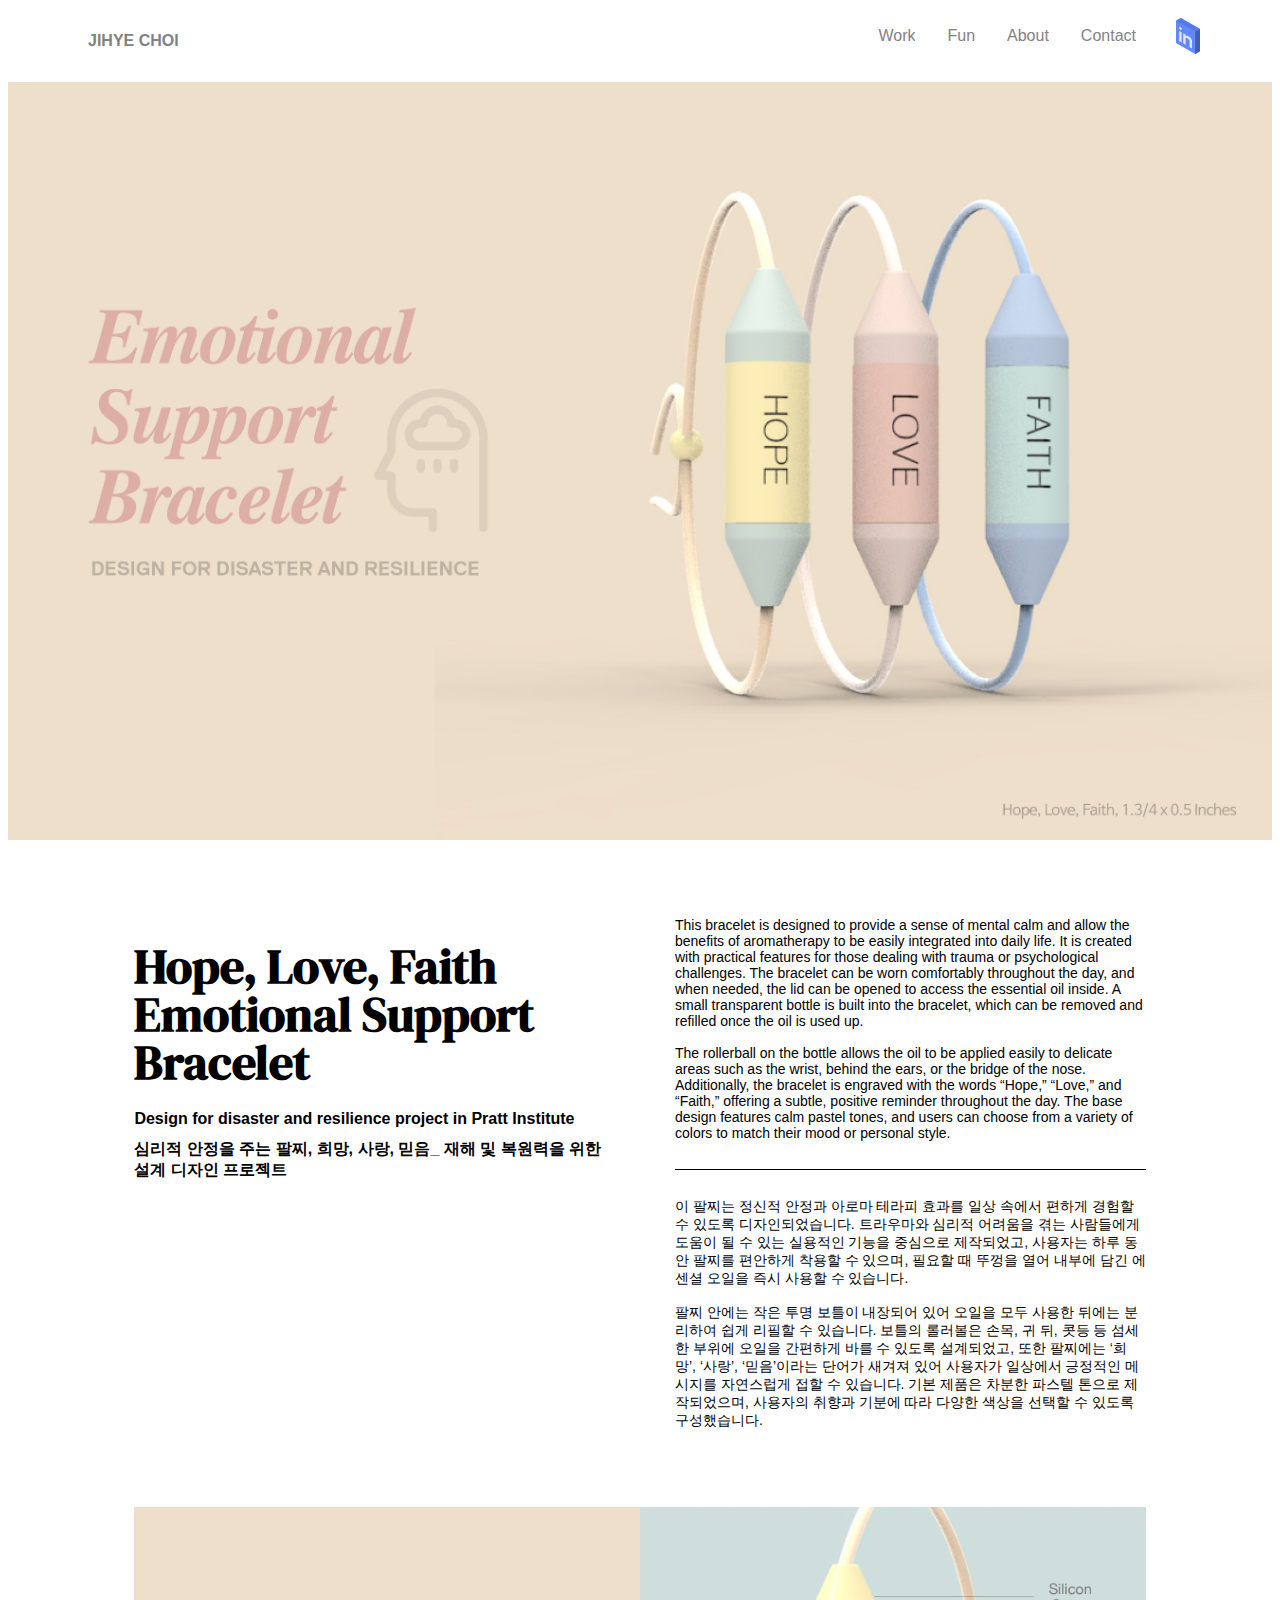
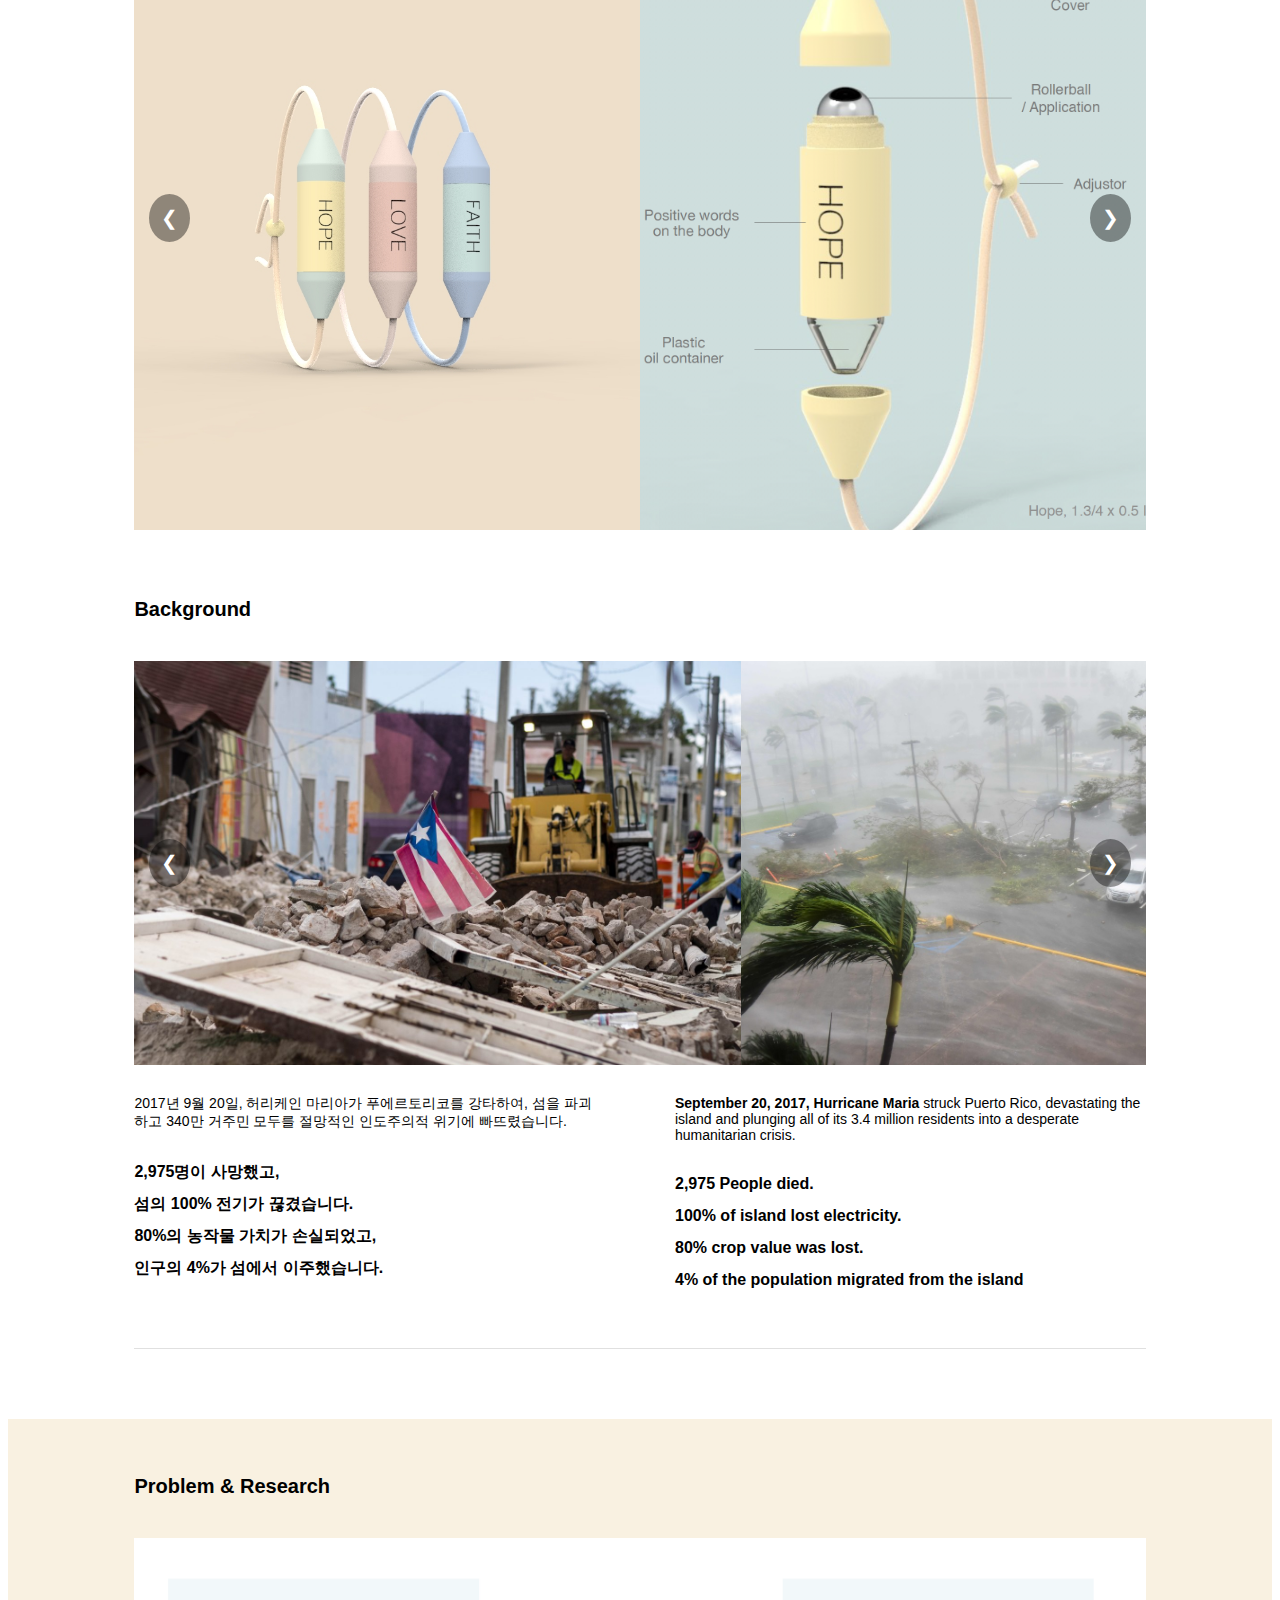
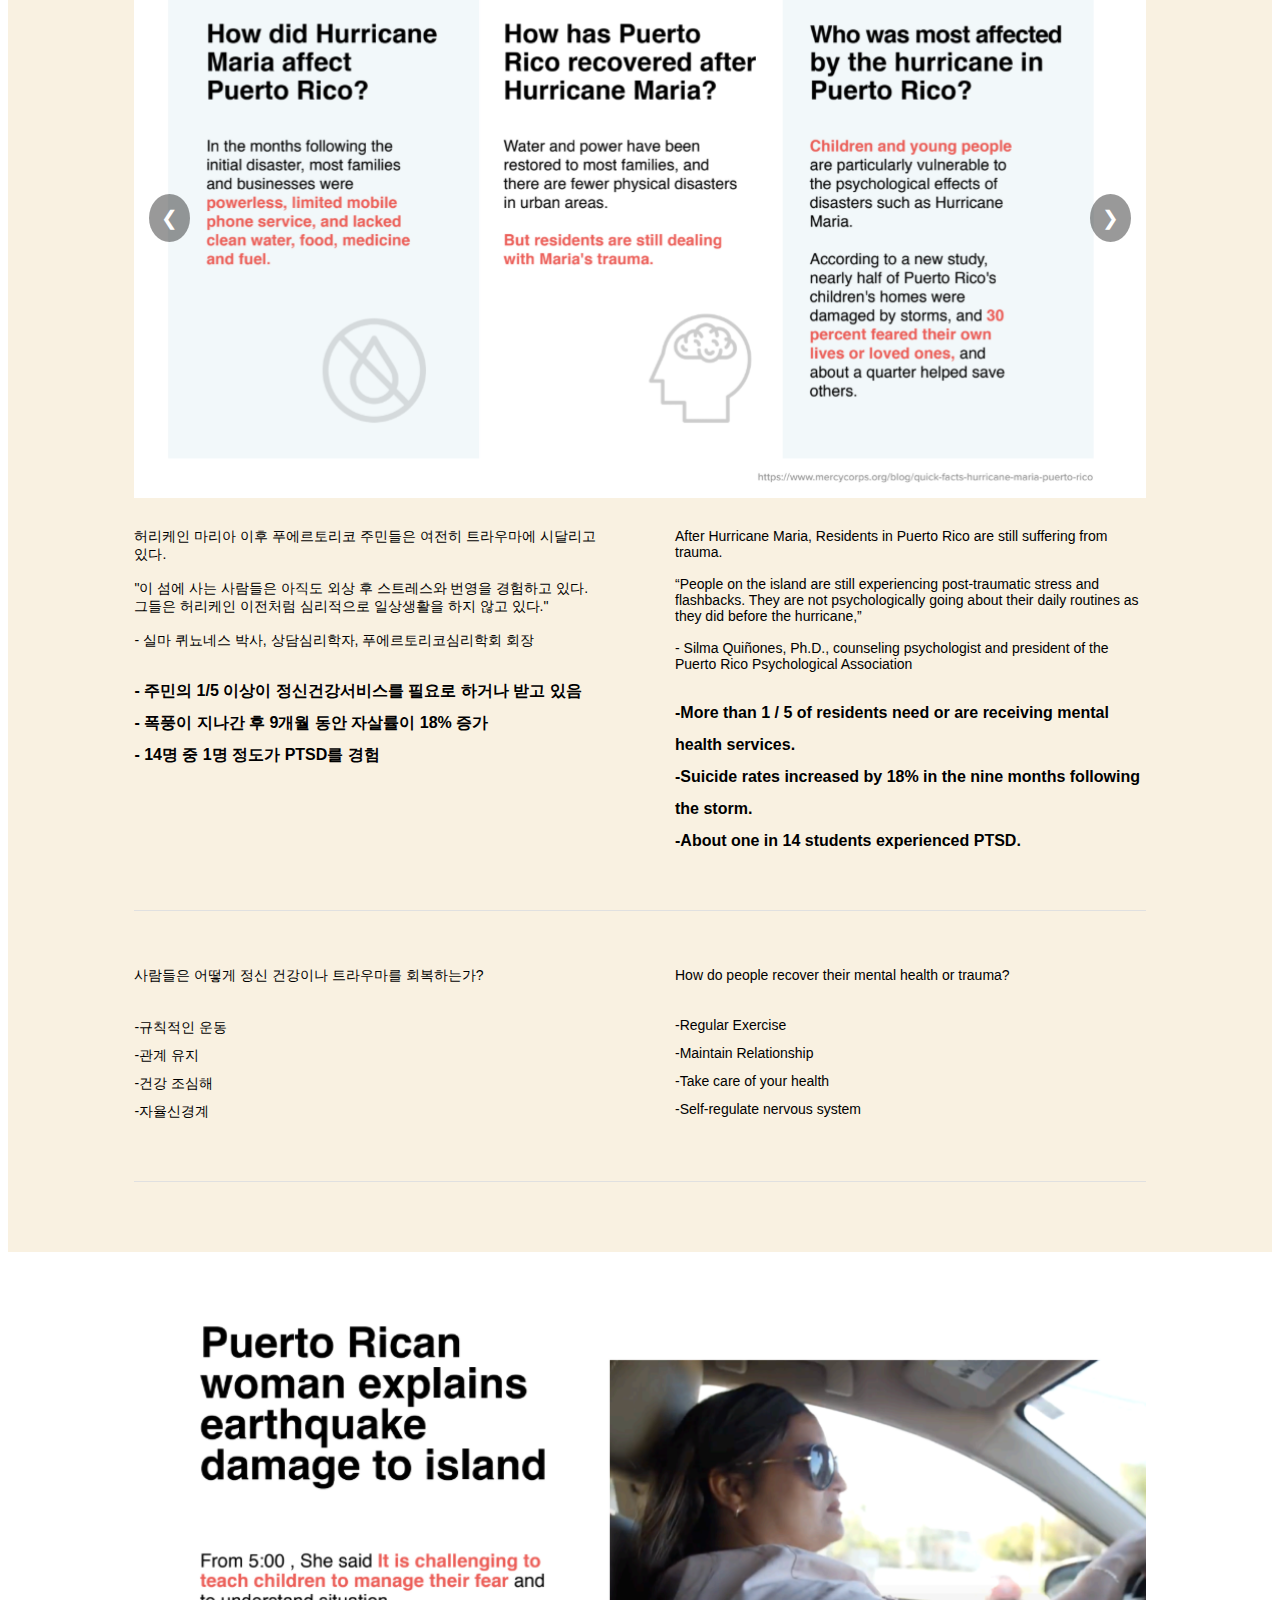
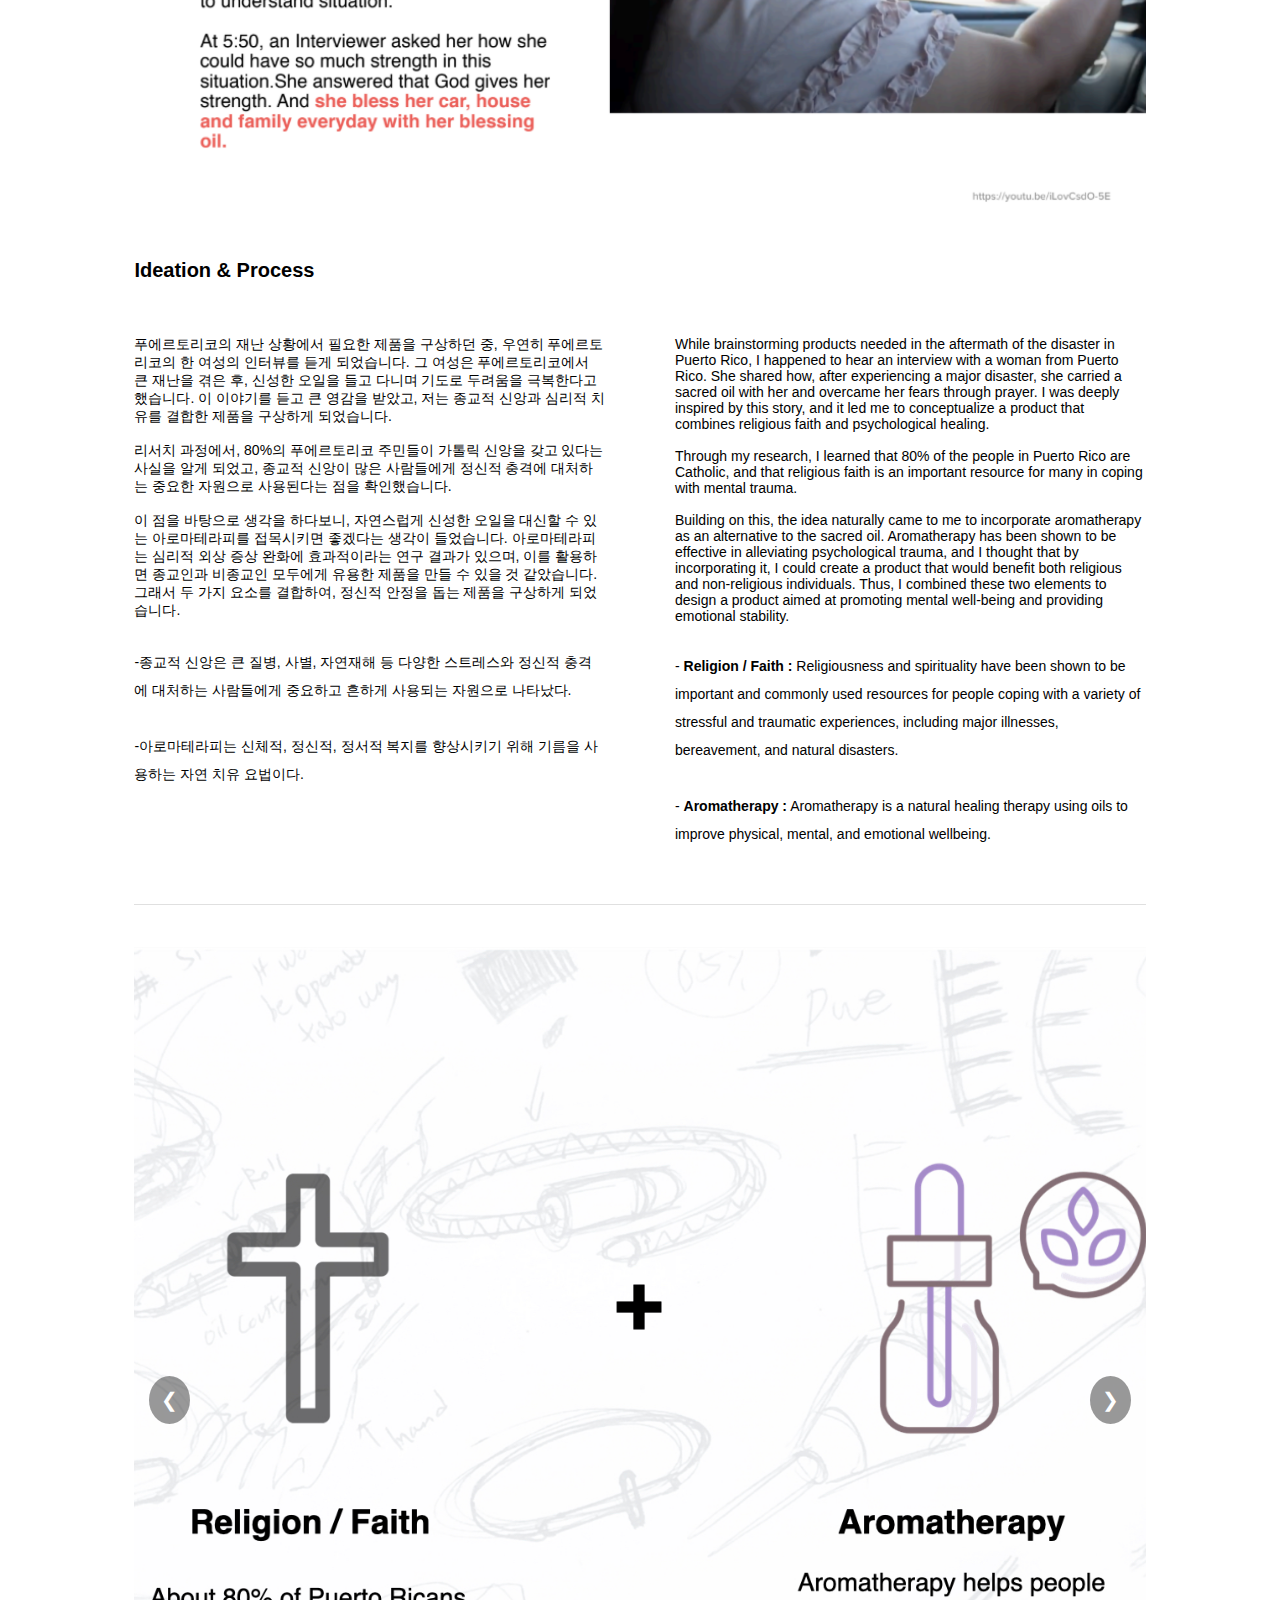
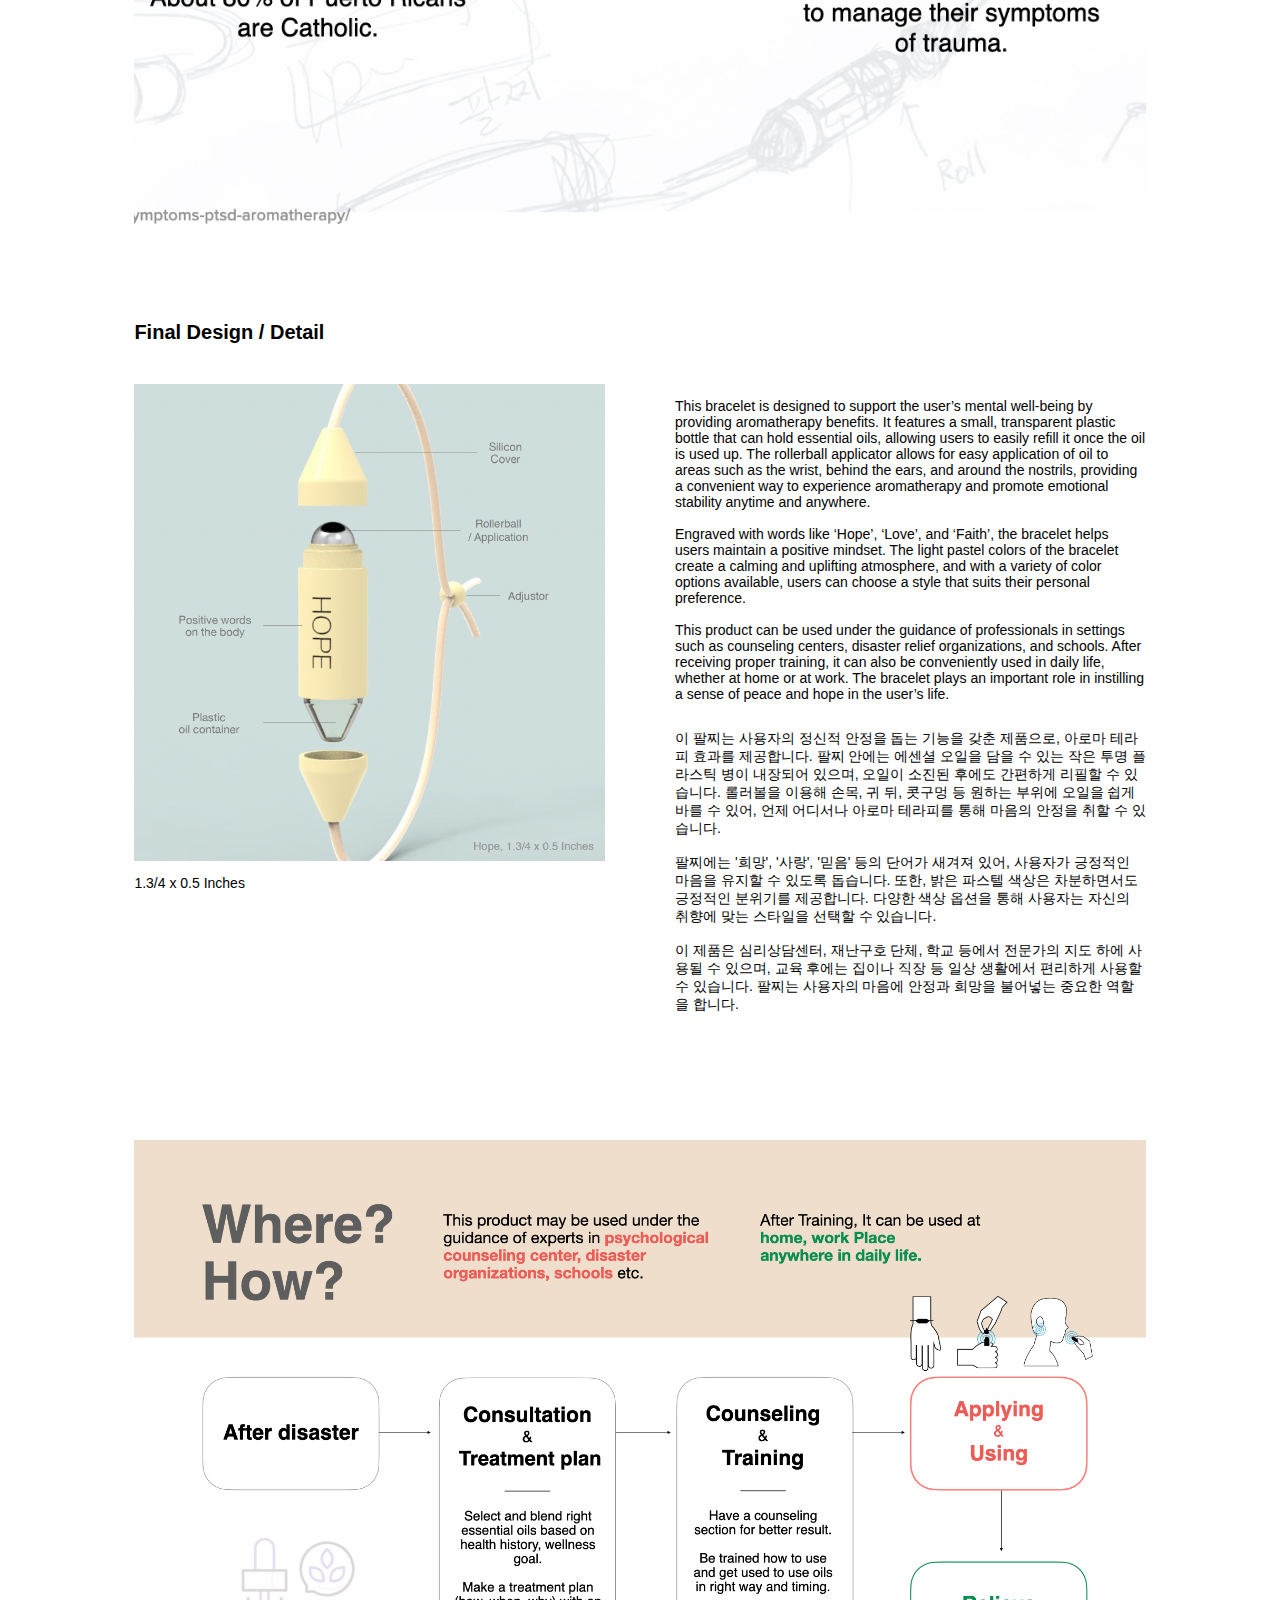
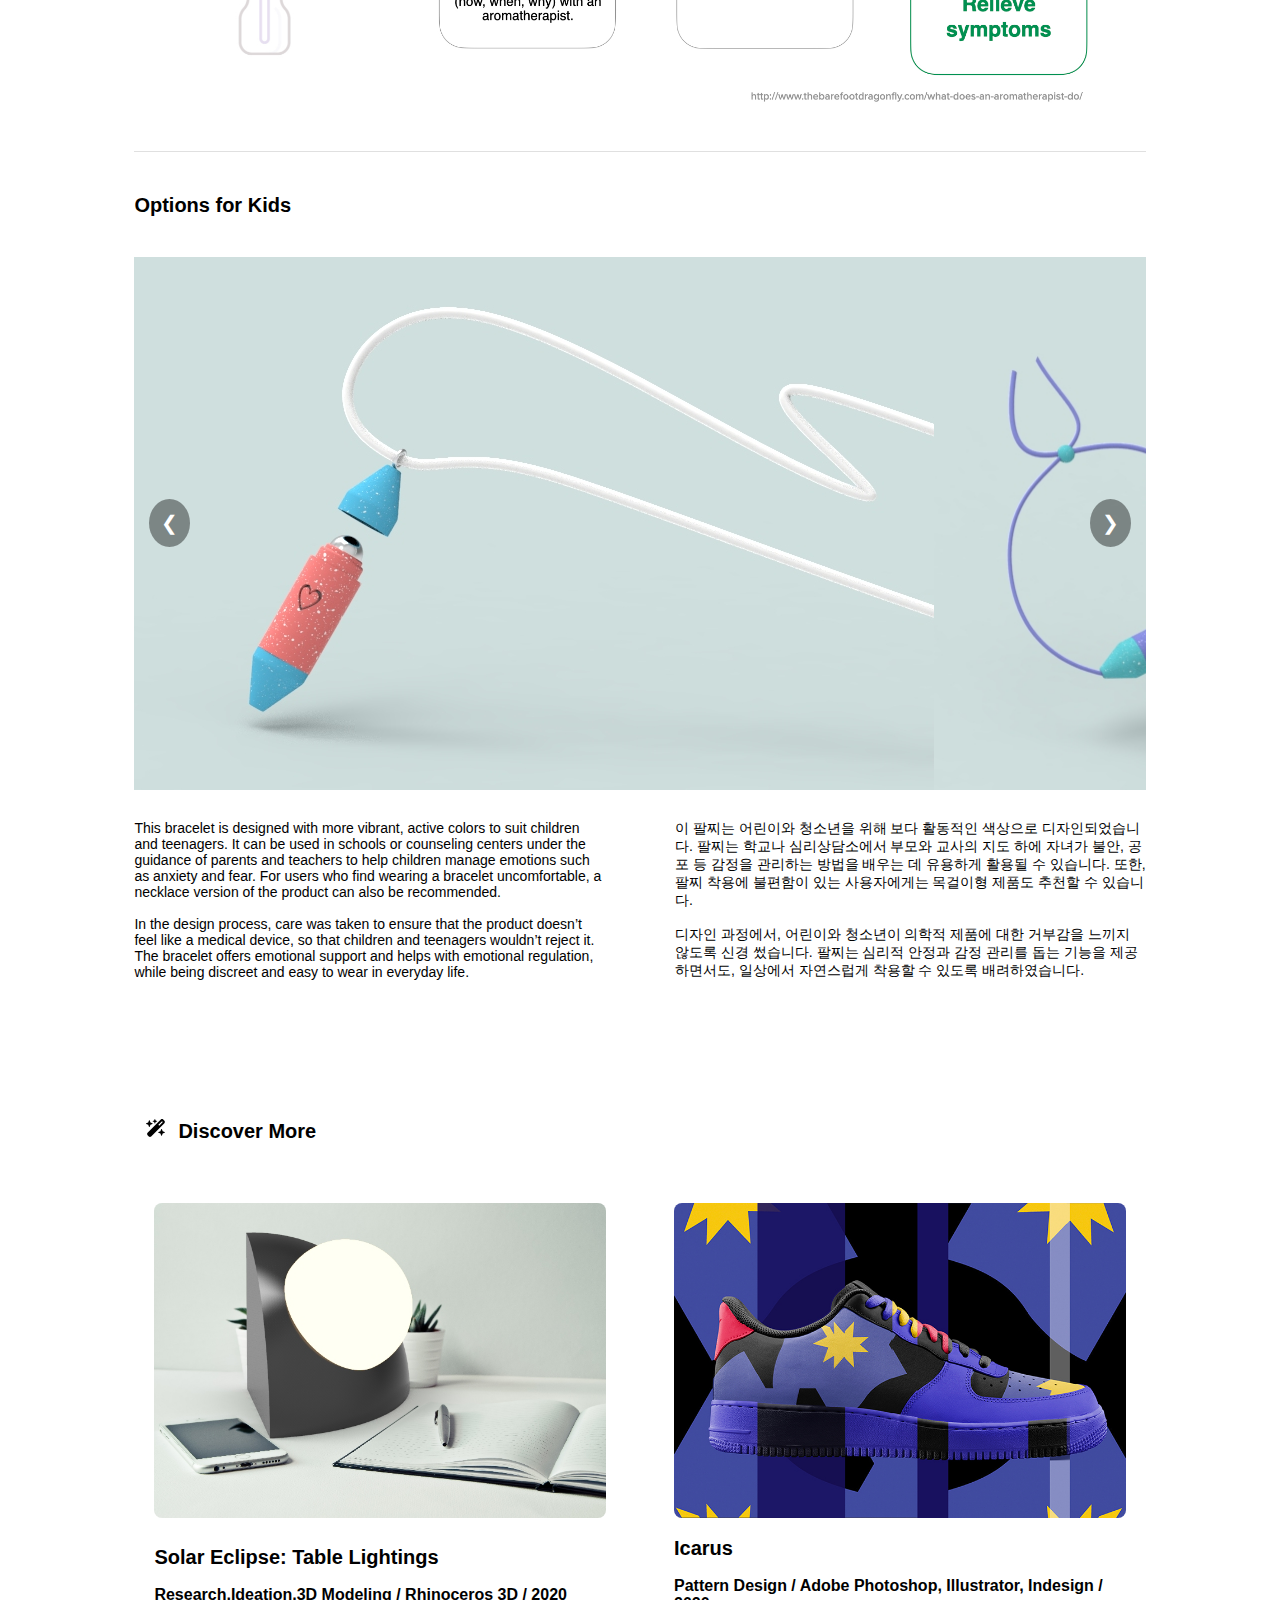
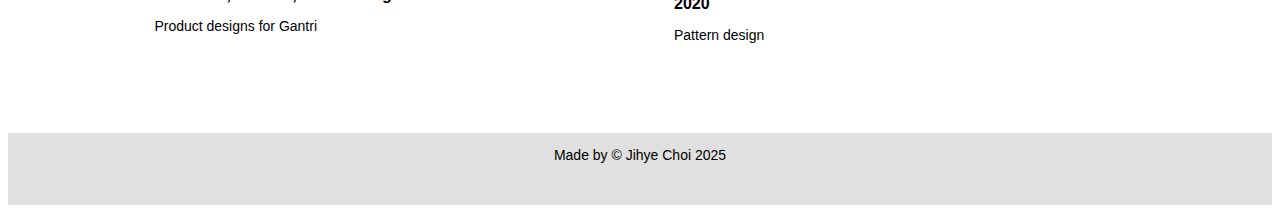
<file: ID_Bracelet.html>
<!doctype html>

<html lang="en">
 <head>
  <meta charset="UTF-8" />
  <meta name="viewport" content="width=device-width, initial-scale=1.0" />
  <title>ID_Light</title>
  <link rel="stylesheet" href="ID_Bracelet.css" />
  <!-- Font Awesome CDN 추가 -->
  <link rel="stylesheet" href="https://cdnjs.cloudflare.com/ajax/libs/font-awesome/5.15.3/css/all.min.css" />
  <link rel="preconnect" href="https://fonts.googleapis.com" />
  <link rel="preconnect" href="https://fonts.gstatic.com" crossorigin />
  <link
   href="https://fonts.googleapis.com/css2?family=Spectral:ital,wght@0,200;0,300;0,400;0,500;0,600;0,700;0,800;1,200;1,300;1,400;1,500;1,600;1,700;1,800&display=swap"
   rel="stylesheet" />

  <style>
   @import url("https://fonts.googleapis.com/css2?family=DM+Serif+Display:ital@0;1&family=Playwrite+NZ+Guides&display=swap");
  </style>
 </head>

 <body onload="window.scrollTo(0, 0);">
  <!-- 회사 소개 페이지 내용 -->

  <!-- Header -->
  <div class="header">
   <div class="head-inner">
    <h1 class="home"><a href="index.html">JIHYE CHOI</a></h1>

    <ul>
     <li><a class="pagelink" href="index.html">Work</a></li>
     <li><a class="pagelink" href="index.html">Fun</a></li>
     <li><a class="pagelink" href="index.html">About</a></li>
     <li><a class="pagelink" href="mailto:jihyechoi.design@gmail.com" title="Email me :)">Contact</a></li>

     <li>
      <a href="https://www.linkedin.com/in/jihyechoidesign/" target="_blank" class="social-icon">
       <svg xmlns="http://www.w3.org/2000/svg" x="0px" y="0px" width="40" height="40" viewBox="0 0 50 50">
        <polygon
         fill="#6189ff"
         points="16,2.483 10.002,5.946 10,5.945 10,33.66 34.001,47.516 40.001,44.052 40,16.34"></polygon>
        <polygon fill="#577be6" points="40,16.34 16,2.483 10,5.947 34,19.804"></polygon>
        <polygon fill="#4460b3" points="34,19.804 34.001,47.516 40.001,44.052 40,16.34"></polygon>
        <polygon
         fill="#e6e6e6"
         points="15,13.453 14,14.03 14,15.185 15,16.917 16,17.494 17,16.917 17,15.762 16,14.03"></polygon>
        <polygon fill="#e6e6e6" points="14,18.649 14,31.351 17,33.083 17,20.381"></polygon>
        <polygon
         fill="#e6e6e6"
         points="28,26.732 24,24.423 22,25.577 22,23.268 19,21.536 19,34.238 22,35.97 22,27.887 23,27.309 26,29.041 27,30.773 27,38.856 30,40.588 30,30.196"></polygon>
       </svg>
      </a>
     </li>
    </ul>
   </div>
  </div>

  <!--Banner Section-->

  <div class="top">
   <div class="banner">
    <img
     src="image/home/Product/pratt_ppt/Pratt_bracelets/Industrial%20Design%20Portfolio2020_Jihye%20Choi_Small%20size49.jpg" />
   </div>
  </div>

  <!-- Introduction -->

  <div class="introduction">
   <div class="container" style="margin-bottom: 3em">
    <div class="box2" id="maintitle">
     <h4>Hope, Love, Faith <br />Emotional Support Bracelet</h4>
     <h1 class="en">Design for disaster and resilience project in Pratt Institute</h1>
     <h1 class="kr">심리적 안정을 주는 팔찌, 희망, 사랑, 믿음_ 재해 및 복원력을 위한 설계 디자인 프로젝트</h1>
    </div>

    <div class="box">
     <br />
     <br />
     <p class="description1" id="en" style="border-bottom: 0.5px solid #000; padding-bottom: 2em">
      This bracelet is designed to provide a sense of mental calm and allow the benefits of aromatherapy to be easily
      integrated into daily life. It is created with practical features for those dealing with trauma or psychological
      challenges. The bracelet can be worn comfortably throughout the day, and when needed, the lid can be opened to
      access the essential oil inside. A small transparent bottle is built into the bracelet, which can be removed and
      refilled once the oil is used up.

      <br /><br />
      The rollerball on the bottle allows the oil to be applied easily to delicate areas such as the wrist, behind the
      ears, or the bridge of the nose. Additionally, the bracelet is engraved with the words “Hope,” “Love,” and
      “Faith,” offering a subtle, positive reminder throughout the day. The base design features calm pastel tones, and
      users can choose from a variety of colors to match their mood or personal style.
     </p>
     <p class="description2" id="kr">
      이 팔찌는 정신적 안정과 아로마 테라피 효과를 일상 속에서 편하게 경험할 수 있도록 디자인되었습니다. 트라우마와
      심리적 어려움을 겪는 사람들에게 도움이 될 수 있는 실용적인 기능을 중심으로 제작되었고, 사용자는 하루 동안 팔찌를
      편안하게 착용할 수 있으며, 필요할 때 뚜껑을 열어 내부에 담긴 에센셜 오일을 즉시 사용할 수 있습니다.

      <br /><br />
      팔찌 안에는 작은 투명 보틀이 내장되어 있어 오일을 모두 사용한 뒤에는 분리하여 쉽게 리필할 수 있습니다. 보틀의
      롤러볼은 손목, 귀 뒤, 콧등 등 섬세한 부위에 오일을 간편하게 바를 수 있도록 설계되었고, 또한 팔찌에는 ‘희망’,
      ‘사랑’, ‘믿음’이라는 단어가 새겨져 있어 사용자가 일상에서 긍정적인 메시지를 자연스럽게 접할 수 있습니다. 기본
      제품은 차분한 파스텔 톤으로 제작되었으며, 사용자의 취향과 기분에 따라 다양한 색상을 선택할 수 있도록 구성했습니다.
     </p>
     <ul style="margin-top: 0em"></ul>
    </div>
   </div>
  </div>

  <div class="process">
   <div class="slider">
    <!-- Slides -->
    <div class="slides" style="width: 50%">
     <img src="image/home/Product/pratt_ppt/Pratt_bracelets/Hope%20Love%20Faith_Nt_1.jpg" />
     <img src="image/home/Product/pratt_ppt/Pratt_bracelets/Detailed_Blaceret.png" />
     <img src="image/home/Product/pratt_ppt/Pratt_bracelets/hope%20love%20faith_metal_bgbg2.jpg" />
     <img src="image/home/Product/pratt_ppt/Pratt_bracelets/Hope%20Metal_ogbg.jpg" />
     <img src="image/home/Product/pratt_ppt/Pratt_bracelets/Hope%20Love%20Faith_Stone.jpg" />
    </div>

    <!-- Navigation Buttons -->
    <button class="prev">&#10094;</button>
    <button class="next">&#10095;</button>
   </div>
  </div>

  <!-- 1st line -->

  <div class="process2">
   <div class="title">
    <h2 class="subtitle">Background</h2>
   </div>

   <div class="slider">
    <!-- Slides -->
    <div class="slides" style="width: 60%">
     <img src="image/home/Product/pratt_ppt/Pratt_bracelets/refer_1.jpg" />
     <img src="image/home/Product/pratt_ppt/Pratt_bracelets/refer_4.jpg" />
     <img src="image/home/Product/pratt_ppt/Pratt_bracelets/Refer_2.jpg" />
     <img src="image/home/Product/pratt_ppt/Pratt_bracelets/refer_3.jpg" />
    </div>

    <!-- Navigation Buttons -->
    <button class="prev">&#10094;</button>
    <button class="next">&#10095;</button>
   </div>

   <br />

   <div class="container2">
    <div class="box">
     <p class="kr">
      2017년 9월 20일, 허리케인 마리아가 푸에르토리코를 강타하여, 섬을 파괴하고 340만 거주민 모두를 절망적인 인도주의적
      위기에 빠뜨렸습니다.
     </p>

     <h1 class="kr" style="line-height: 2em">
      2,975명이 사망했고,<br />
      섬의 100% 전기가 끊겼습니다.<br />
      80%의 농작물 가치가 손실되었고,<br />
      인구의 4%가 섬에서 이주했습니다.
     </h1>
    </div>

    <div class="box">
     <p class="en">
      <strong>September 20, 2017, Hurricane Maria</strong> struck Puerto Rico, devastating the island and plunging all
      of its 3.4 million residents into a desperate humanitarian crisis.
     </p>

     <h1 class="en" style="line-height: 2em">
      2,975 People died.<br />

      100% of island lost electricity. <br />

      80% crop value was lost.<br />

      4% of the population migrated from the island <br />
     </h1>
    </div>
   </div>
  </div>

  <div class="process3">
   <br />
   <div class="title">
    <h2 class="subtitle">Problem & Research</h2>
   </div>

   <div class="box">
    <div class="slider">
     <!-- Slides -->
     <div class="slides" style="width: 100%">
      <img src="image/home/Product/pratt_ppt/Pratt_bracelets/afterr_esult.png" />
      <img src="image/home/Product/pratt_ppt/Pratt_bracelets/mental_health.png" />
      <img src="image/home/Product/pratt_ppt/Pratt_bracelets/experience_trauma.png" />
      <img src="image/home/Product/pratt_ppt/Pratt_bracelets/symptoms.png" />
      <img src="image/home/Product/pratt_ppt/Pratt_bracelets/recover_mentalhealth.png" />
     </div>

     <!-- Navigation Buttons -->
     <button class="prev">&#10094;</button>
     <button class="next">&#10095;</button>
    </div>
   </div>

   <br />
   <div class="container2">
    <div class="box">
     <p class="kr">
      허리케인 마리아 이후 푸에르토리코 주민들은 여전히 트라우마에 시달리고 있다. <br /><br />

      "이 섬에 사는 사람들은 아직도 외상 후 스트레스와 번영을 경험하고 있다. 그들은 허리케인 이전처럼 심리적으로
      일상생활을 하지 않고 있다."
      <br /><br />
      - 실마 퀴뇨네스 박사, 상담심리학자, 푸에르토리코심리학회 회장
     </p>

     <h1 class="kr" style="line-height: 2em">
      - 주민의 1/5 이상이 정신건강서비스를 필요로 하거나 받고 있음<br />

      - 폭풍이 지나간 후 9개월 동안 자살률이 18% 증가<br />

      - 14명 중 1명 정도가 PTSD를 경험
     </h1>
    </div>

    <div class="box">
     <p class="en">
      After Hurricane Maria, Residents in Puerto Rico are still suffering from trauma. <br /><br />
      “People on the island are still experiencing post-traumatic stress and flashbacks. They are not psychologically
      going about their daily routines as they did before the hurricane,”
      <br /><br />
      - Silma Quiñones, Ph.D., counseling psychologist and president of the Puerto Rico Psychological Association
     </p>

     <div class="box">
      <h1 class="en" style="line-height: 2em">
       -More than 1 / 5 of residents need or are receiving mental health services.<br />

       -Suicide rates increased by 18% in the nine months following the storm.<br />

       -About one in 14 students experienced PTSD.
      </h1>
     </div>
    </div>
   </div>

   <div class="container2">
    <div class="box">
     <p class="kr">사람들은 어떻게 정신 건강이나 트라우마를 회복하는가? <br /></p>

     <p class="kr" style="line-height: 2em">
      -규칙적인 운동 <br />

      -관계 유지 <br />

      -건강 조심해 <br />

      -자율신경계
     </p>
    </div>

    <div class="box">
     <p class="en">How do people recover their mental health or trauma?<br /></p>

     <p class="en" style="line-height: 2em">
      -Regular Exercise <br />

      -Maintain Relationship <br />

      -Take care of your health <br />

      -Self-regulate nervous system
     </p>
    </div>
   </div>
  </div>

  <div class="process2">
   <div class="box">
    <img src="image/home/Product/pratt_ppt/Pratt_bracelets/puerto_wamon_interview.png" />
   </div>

   <div class="title">
    <h2 class="subtitle">Ideation & Process</h2>
   </div>

   <div class="container2">
    <div class="box">
     <p class="kr">
      푸에르토리코의 재난 상황에서 필요한 제품을 구상하던 중, 우연히 푸에르토리코의 한 여성의 인터뷰를 듣게 되었습니다.
      그 여성은 푸에르토리코에서 큰 재난을 겪은 후, 신성한 오일을 들고 다니며 기도로 두려움을 극복한다고 했습니다. 이
      이야기를 듣고 큰 영감을 받았고, 저는 종교적 신앙과 심리적 치유를 결합한 제품을 구상하게 되었습니다.<br /><br />

      리서치 과정에서, 80%의 푸에르토리코 주민들이 가톨릭 신앙을 갖고 있다는 사실을 알게 되었고, 종교적 신앙이 많은
      사람들에게 정신적 충격에 대처하는 중요한 자원으로 사용된다는 점을 확인했습니다. <br /><br />
      이 점을 바탕으로 생각을 하다보니, 자연스럽게 신성한 오일을 대신할 수 있는 아로마테라피를 접목시키면 좋겠다는
      생각이 들었습니다. 아로마테라피는 심리적 외상 증상 완화에 효과적이라는 연구 결과가 있으며, 이를 활용하면 종교인과
      비종교인 모두에게 유용한 제품을 만들 수 있을 것 같았습니다. 그래서 두 가지 요소를 결합하여, 정신적 안정을 돕는
      제품을 구상하게 되었습니다.
     </p>

     <p class="kr" style="line-height: 2em">
      -종교적 신앙은 큰 질병, 사별, 자연재해 등 다양한 스트레스와 정신적 충격에 대처하는 사람들에게 중요하고 흔하게
      사용되는 자원으로 나타났다.<br /><br />

      -아로마테라피는 신체적, 정신적, 정서적 복지를 향상시키기 위해 기름을 사용하는 자연 치유 요법이다.
     </p>
    </div>

    <div class="box">
     <p class="en">
      While brainstorming products needed in the aftermath of the disaster in Puerto Rico, I happened to hear an
      interview with a woman from Puerto Rico. She shared how, after experiencing a major disaster, she carried a sacred
      oil with her and overcame her fears through prayer. I was deeply inspired by this story, and it led me to
      conceptualize a product that combines religious faith and psychological healing. <br /><br />
      Through my research, I learned that 80% of the people in Puerto Rico are Catholic, and that religious faith is an
      important resource for many in coping with mental trauma.

      <br /><br />
      Building on this, the idea naturally came to me to incorporate aromatherapy as an alternative to the sacred oil.
      Aromatherapy has been shown to be effective in alleviating psychological trauma, and I thought that by
      incorporating it, I could create a product that would benefit both religious and non-religious individuals. Thus,
      I combined these two elements to design a product aimed at promoting mental well-being and providing emotional
      stability.
     </p>

     <p class="en" style="line-height: 2em">
      - <strong>Religion / Faith :</strong>
      Religiousness and spirituality have been shown to be important and commonly used resources for people coping with
      a variety of stressful and traumatic experiences, including major illnesses, bereavement, and natural disasters.
     </p>

     <p class="en" style="line-height: 2em">
      - <strong>Aromatherapy :</strong>
      Aromatherapy is a natural healing therapy using oils to improve physical, mental, and emotional wellbeing.
     </p>
    </div>
   </div>

   <div class="slider">
    <!-- Slides -->
    <div class="slides" style="width: 100%">
     <img src="image/home/Product/pratt_ppt/Pratt_bracelets/Relision_Aroma.jpeg" />
     <img src="image/home/Product/pratt_ppt/Pratt_bracelets/Bracelet_sketch_1.JPG" />
     <img src="image/home/Product/pratt_ppt/Pratt_bracelets/Reference_bracelet.jpeg" />
     <img src="image/home/Product/pratt_ppt/Pratt_bracelets/Rhino_2.png" />
     <img src="image/home/Product/pratt_ppt/Pratt_bracelets/Blue_band.jpg" />
     <img src="image/home/Product/pratt_ppt/Pratt_bracelets/Rhino_1.png" />
     <img src="image/home/Product/pratt_ppt/Pratt_bracelets/Rhino_mockup_Brancelet.png" />
     <img src="image/home/Product/pratt_ppt/Pratt_bracelets/Hope%20Love%20Faith_Stone.jpg" />
    </div>

    <!-- Navigation Buttons -->
    <button class="prev">&#10094;</button>
    <button class="next">&#10095;</button>
   </div>
  </div>

  <div class="process2">
   <div class="title">
    <h2 class="subtitle">Final Design / Detail</h2>
   </div>

   <div class="container">
    <div class="box">
     <img src="image/home/Product/pratt_ppt/Pratt_bracelets/Detailed_Blaceret.png" />
     <p>1.3/4 x 0.5 Inches</p>
    </div>

    <div class="container">
     <div class="box">
      <p>
       This bracelet is designed to support the user’s mental well-being by providing aromatherapy benefits. It features
       a small, transparent plastic bottle that can hold essential oils, allowing users to easily refill it once the oil
       is used up. The rollerball applicator allows for easy application of oil to areas such as the wrist, behind the
       ears, and around the nostrils, providing a convenient way to experience aromatherapy and promote emotional
       stability anytime and anywhere. <br /><br />
       Engraved with words like ‘Hope’, ‘Love’, and ‘Faith’, the bracelet helps users maintain a positive mindset. The
       light pastel colors of the bracelet create a calming and uplifting atmosphere, and with a variety of color
       options available, users can choose a style that suits their personal preference.
       <br /><br />
       This product can be used under the guidance of professionals in settings such as counseling centers, disaster
       relief organizations, and schools. After receiving proper training, it can also be conveniently used in daily
       life, whether at home or at work. The bracelet plays an important role in instilling a sense of peace and hope in
       the user’s life.
      </p>

      <p>
       이 팔찌는 사용자의 정신적 안정을 돕는 기능을 갖춘 제품으로, 아로마 테라피 효과를 제공합니다. 팔찌 안에는 에센셜
       오일을 담을 수 있는 작은 투명 플라스틱 병이 내장되어 있으며, 오일이 소진된 후에도 간편하게 리필할 수 있습니다.
       롤러볼을 이용해 손목, 귀 뒤, 콧구멍 등 원하는 부위에 오일을 쉽게 바를 수 있어, 언제 어디서나 아로마 테라피를 통해
       마음의 안정을 취할 수 있습니다. <br /><br />
       팔찌에는 '희망', '사랑', '믿음' 등의 단어가 새겨져 있어, 사용자가 긍정적인 마음을 유지할 수 있도록 돕습니다.
       또한, 밝은 파스텔 색상은 차분하면서도 긍정적인 분위기를 제공합니다. 다양한 색상 옵션을 통해 사용자는 자신의
       취향에 맞는 스타일을 선택할 수 있습니다.
       <br /><br />
       이 제품은 심리상담센터, 재난구호 단체, 학교 등에서 전문가의 지도 하에 사용될 수 있으며, 교육 후에는 집이나 직장
       등 일상 생활에서 편리하게 사용할 수 있습니다. 팔찌는 사용자의 마음에 안정과 희망을 불어넣는 중요한 역할을 합니다.
      </p>
     </div>
    </div>
   </div>

   <div class="container2">
    <div class="box">
     <img src="image/home/Product/pratt_ppt/Pratt_bracelets/howtouse_bracelet.jpeg" />
    </div>
   </div>

   <div class="title">
    <h2 class="subtitle">Options for Kids</h2>
   </div>

   <div class="box">
    <div class="slider">
     <!-- Slides -->
     <div class="slides">
      <img src="image/home/Product/pratt_ppt/Pratt_bracelets/Heart_kids.jpg" />
      <img src="image/home/Product/pratt_ppt/Pratt_bracelets/HopeLoveFaith_kids.jpg" />
      <img src="image/home/Product/pratt_ppt/Pratt_bracelets/detail_cross_kids.jpg" />
     </div>

     <!-- Navigation Buttons -->
     <button class="prev">&#10094;</button>
     <button class="next">&#10095;</button>
    </div>

    <div class="container">
     <div class="box">
      <br />
      <p>
       This bracelet is designed with more vibrant, active colors to suit children and teenagers. It can be used in
       schools or counseling centers under the guidance of parents and teachers to help children manage emotions such as
       anxiety and fear. For users who find wearing a bracelet uncomfortable, a necklace version of the product can also
       be recommended. <br /><br />
       In the design process, care was taken to ensure that the product doesn’t feel like a medical device, so that
       children and teenagers wouldn’t reject it. The bracelet offers emotional support and helps with emotional
       regulation, while being discreet and easy to wear in everyday life.
      </p>
     </div>
     <div class="box">
      <br />
      <p>
       이 팔찌는 어린이와 청소년을 위해 보다 활동적인 색상으로 디자인되었습니다. 팔찌는 학교나 심리상담소에서 부모와
       교사의 지도 하에 자녀가 불안, 공포 등 감정을 관리하는 방법을 배우는 데 유용하게 활용될 수 있습니다. 또한, 팔찌
       착용에 불편함이 있는 사용자에게는 목걸이형 제품도 추천할 수 있습니다. <br /><br />
       디자인 과정에서, 어린이와 청소년이 의학적 제품에 대한 거부감을 느끼지 않도록 신경 썼습니다. 팔찌는 심리적 안정과
       감정 관리를 돕는 기능을 제공하면서도, 일상에서 자연스럽게 착용할 수 있도록 배려하였습니다.
      </p>
     </div>
    </div>
   </div>
  </div>

  <!-- Other works -->

  <div class="process">
   <div class="title">
    <h2 class="subtitle">
     <svg xmlns="http://www.w3.org/2000/svg" viewBox="0 0 576 512">
      <!--!Font Awesome Free 6.5.2 by @fontawesome - https://fontawesome.com License - https://fontawesome.com/license/free Copyright 2024 Fonticons, Inc.-->
      <path
       d="M234.7 42.7L197 56.8c-3 1.1-5 4-5 7.2s2 6.1 5 7.2l37.7 14.1L248.8 123c1.1 3 4 5 7.2 5s6.1-2 7.2-5l14.1-37.7L315 71.2c3-1.1 5-4 5-7.2s-2-6.1-5-7.2L277.3 42.7 263.2 5c-1.1-3-4-5-7.2-5s-6.1 2-7.2 5L234.7 42.7zM46.1 395.4c-18.7 18.7-18.7 49.1 0 67.9l34.6 34.6c18.7 18.7 49.1 18.7 67.9 0L529.9 116.5c18.7-18.7 18.7-49.1 0-67.9L495.3 14.1c-18.7-18.7-49.1-18.7-67.9 0L46.1 395.4zM484.6 82.6l-105 105-23.3-23.3 105-105 23.3 23.3zM7.5 117.2C3 118.9 0 123.2 0 128s3 9.1 7.5 10.8L64 160l21.2 56.5c1.7 4.5 6 7.5 10.8 7.5s9.1-3 10.8-7.5L128 160l56.5-21.2c4.5-1.7 7.5-6 7.5-10.8s-3-9.1-7.5-10.8L128 96 106.8 39.5C105.1 35 100.8 32 96 32s-9.1 3-10.8 7.5L64 96 7.5 117.2zm352 256c-4.5 1.7-7.5 6-7.5 10.8s3 9.1 7.5 10.8L416 416l21.2 56.5c1.7 4.5 6 7.5 10.8 7.5s9.1-3 10.8-7.5L480 416l56.5-21.2c4.5-1.7 7.5-6 7.5-10.8s-3-9.1-7.5-10.8L480 352l-21.2-56.5c-1.7-4.5-6-7.5-10.8-7.5s-9.1 3-10.8 7.5L416 352l-56.5 21.2z" /></svg
     >Discover More
    </h2>
   </div>

   <div class="container3">
    <div class="workbox" title="Click to check!">
     <div class="image">
      <a href="ID_Light.html">
       <img src="image/home/Product/pratt_ppt/pratt_light/Tablelight_BK_whitedesk.jpg" alt=""
      /></a>
     </div>
     <div class="text">
      <h2 class="subtitle2">Solar Eclipse: Table Lightings</h2>
      <h1>Research,Ideation,3D Modeling / Rhinoceros 3D / 2020</h1>
      <p id="visual">Product designs for Gantri</p>
     </div>
    </div>

    <div class="workbox" title="Click to check!">
     <div class="image">
      <a href="ID_Pattern.html"> <img src="image/home/Product/pratt_ppt/pratt_pattern/Shoes_Design.jpg" alt="" /></a>
     </div>
     <div class="text">
      <h2 class="subtitle2">Icarus</h2>
      <h1>Pattern Design / Adobe Photoshop, Illustrator, Indesign / 2020</h1>
      <p>Pattern design</p>
     </div>
    </div>
   </div>
  </div>

  <!-- footer section-->

  <div class="footer">
   <div class="footercontent">
    <p id="footer" style="#bdbdbd;">Made by &copy; Jihye Choi 2025</p>
   </div>
  </div>
  <!-- footer end-->

  <script>
   const sliders = document.querySelectorAll(".slider");

   sliders.forEach((slider) => {
    const slides = slider.querySelector(".slides");
    const images = Array.from(slides.querySelectorAll("img"));
    const prevBtn = slider.querySelector(".prev");
    const nextBtn = slider.querySelector(".next");

    let index = 0;
    let positions = [];

    // 각 이미지의 X 위치 계산
    function calculatePositions() {
     positions = images.map((img) => img.offsetLeft);
    }

    function updateSlider() {
     // index에 해당하는 이미지의 x 위치만큼 이동
     const x = positions[index] || 0;
     slides.style.transform = `translateX(-${x}px)`;
    }

    // 이미지가 다 로드된 후 위치 계산
    window.addEventListener("load", () => {
     calculatePositions();
     updateSlider();
    });

    // 창 크기 바뀌면 위치 다시 계산
    window.addEventListener("resize", () => {
     calculatePositions();
     updateSlider();
    });

    nextBtn.addEventListener("click", () => {
     index = (index + 1) % images.length; // 마지막 → 첫 번째
     updateSlider();
    });

    prevBtn.addEventListener("click", () => {
     index = (index - 1 + images.length) % images.length; // 첫 번째 → 마지막
     updateSlider();
    });
   });
  </script>
 </body>
</html>
</file>
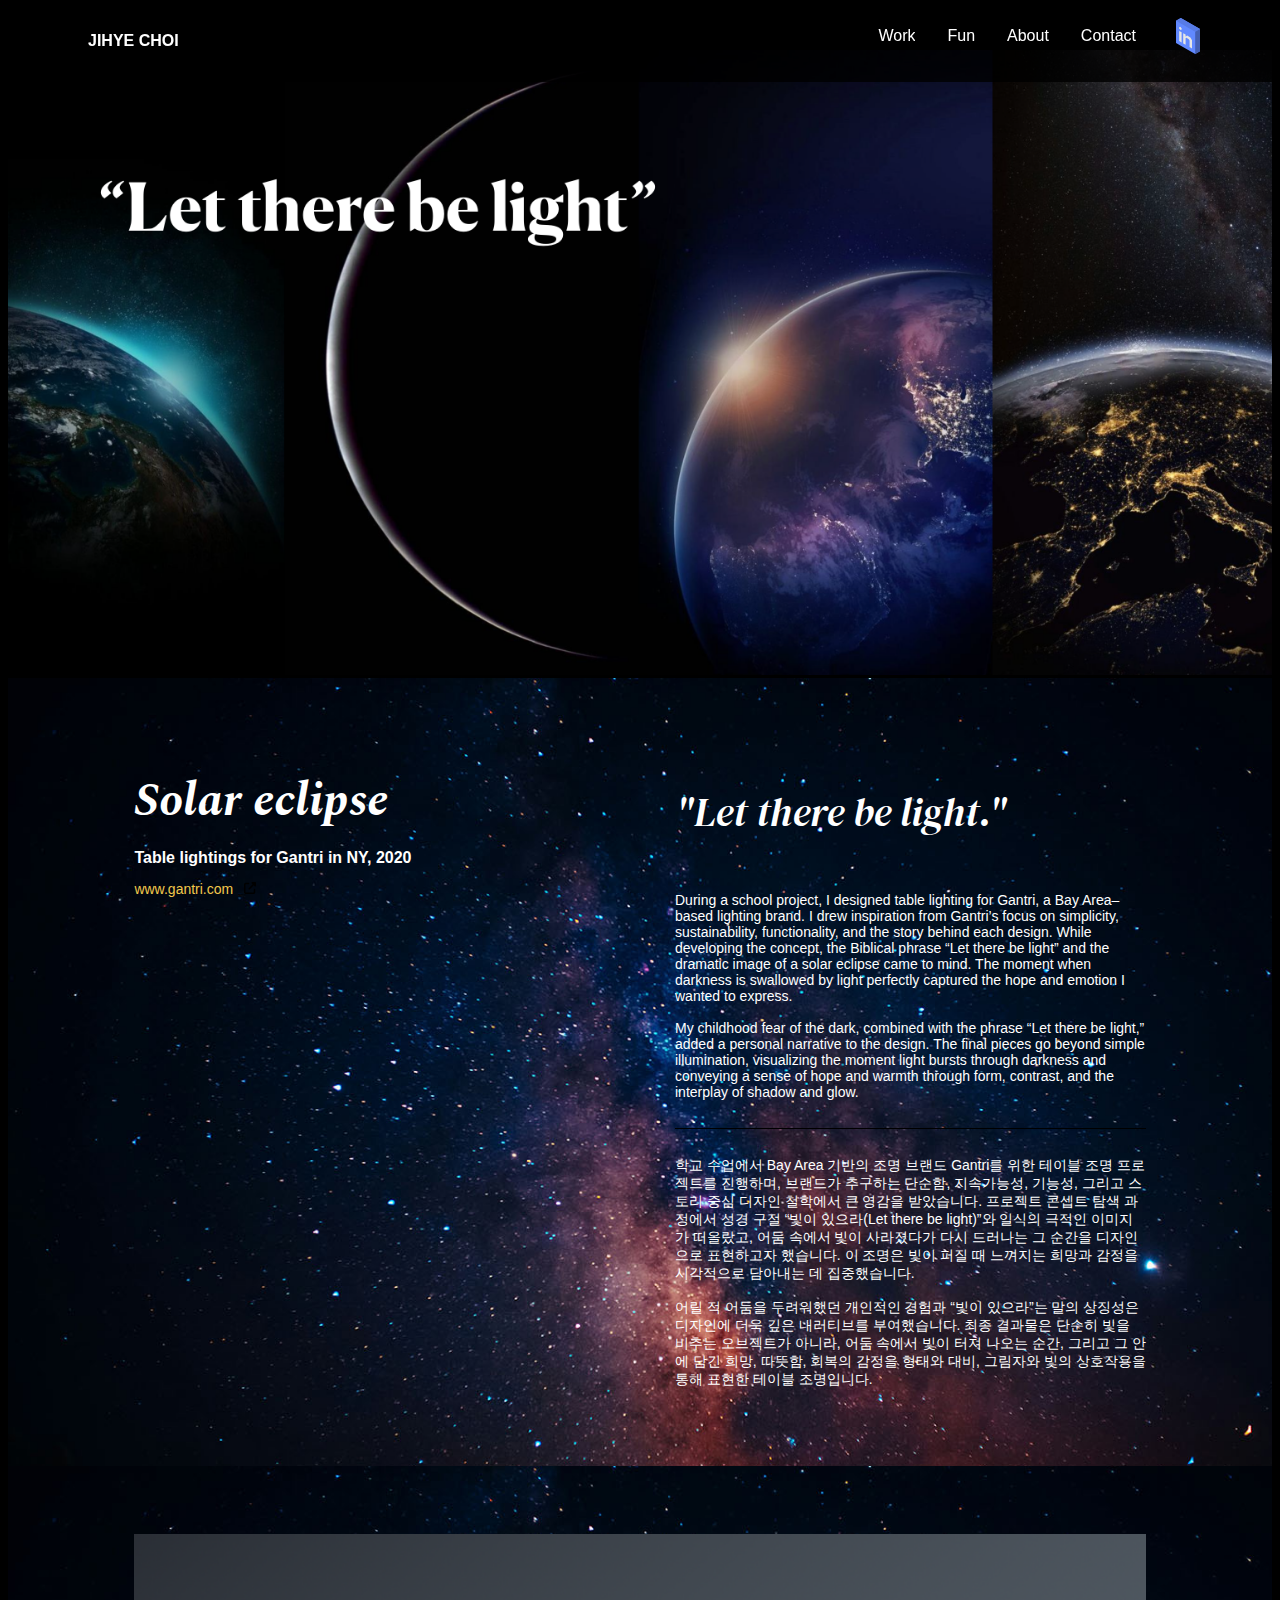
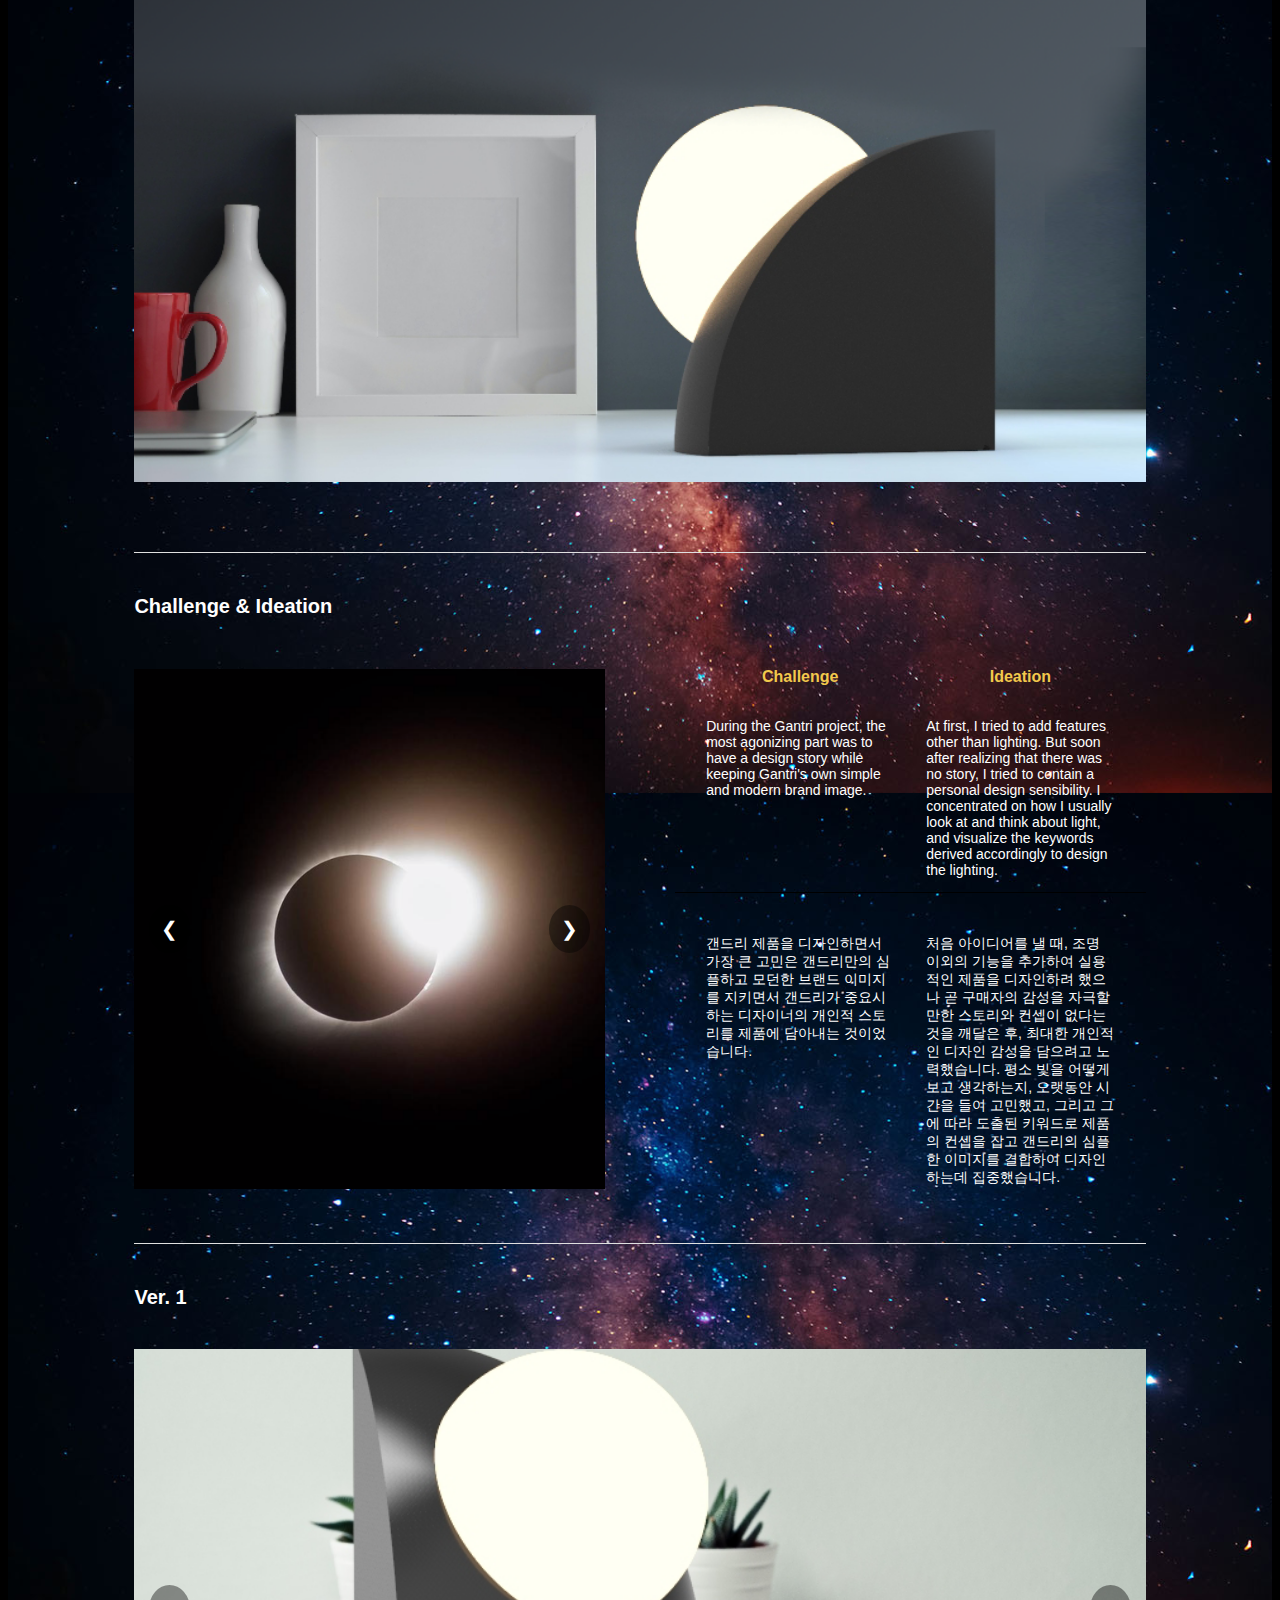
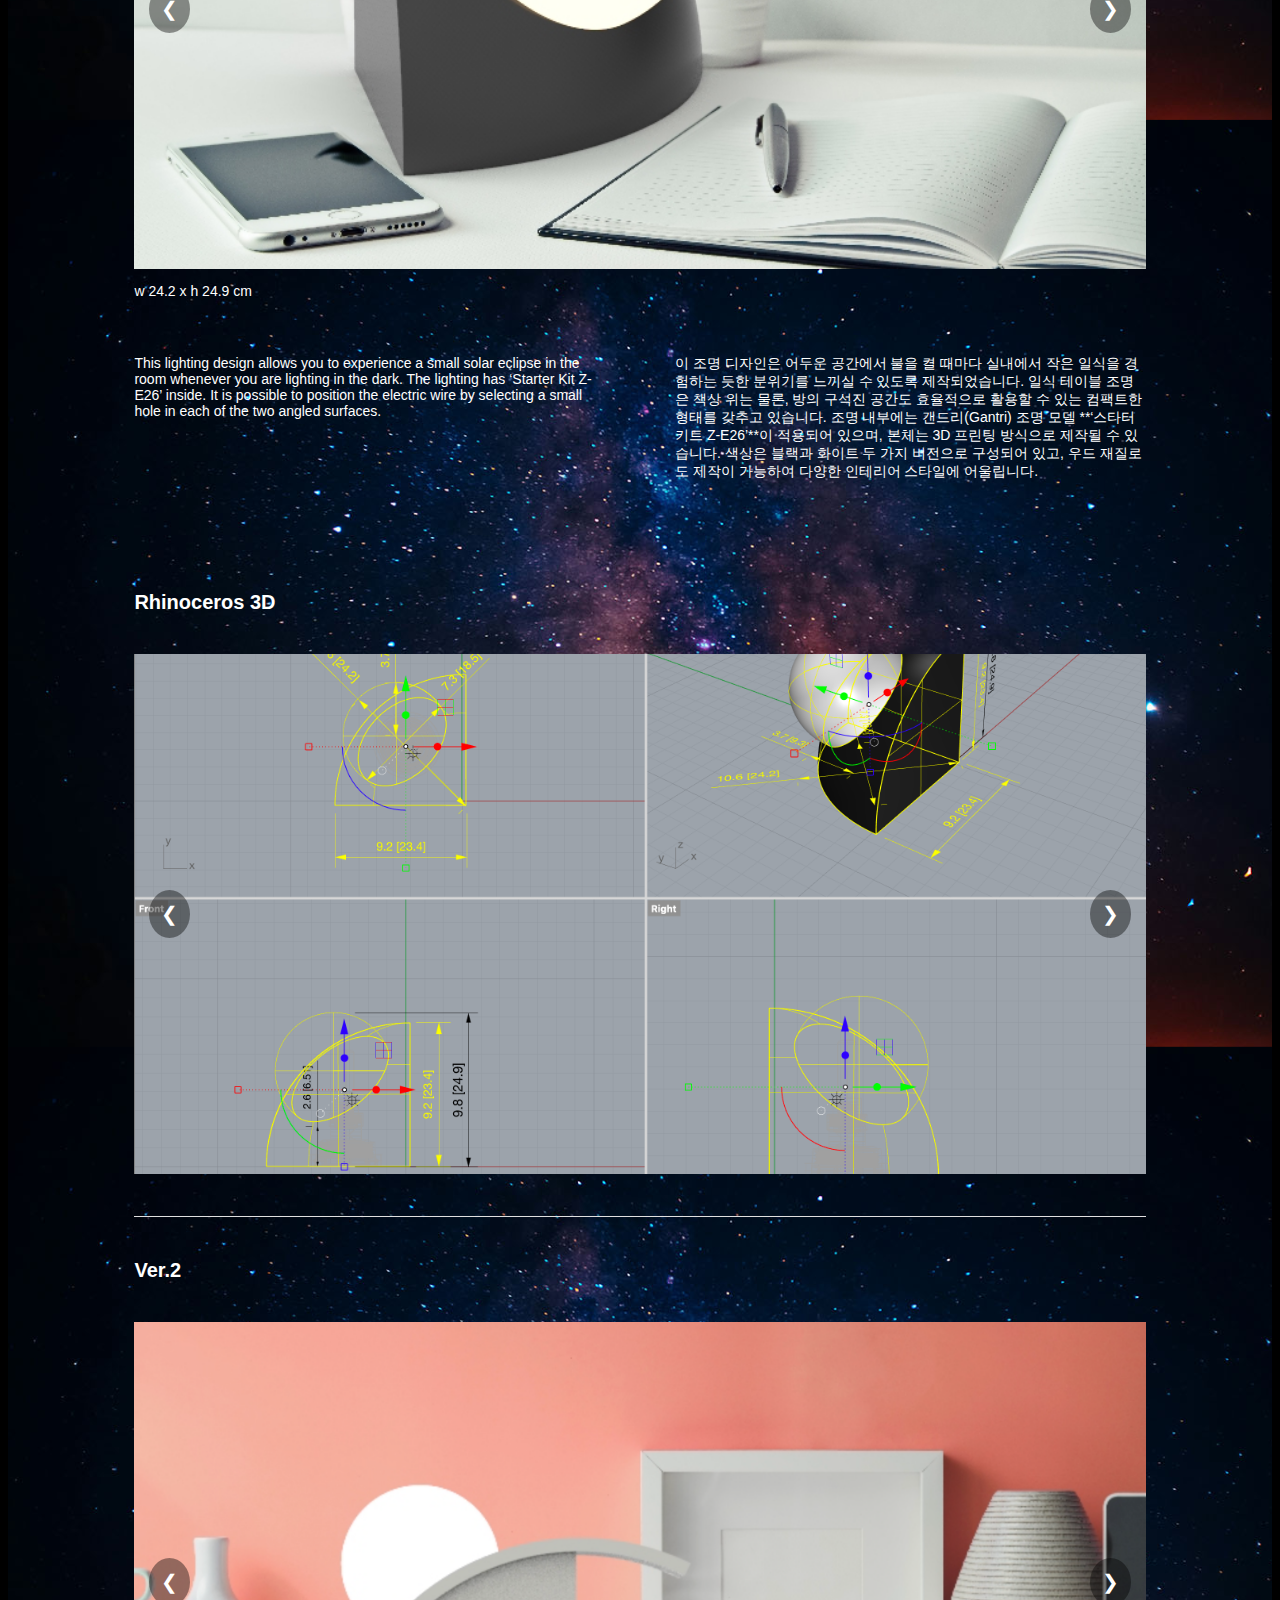
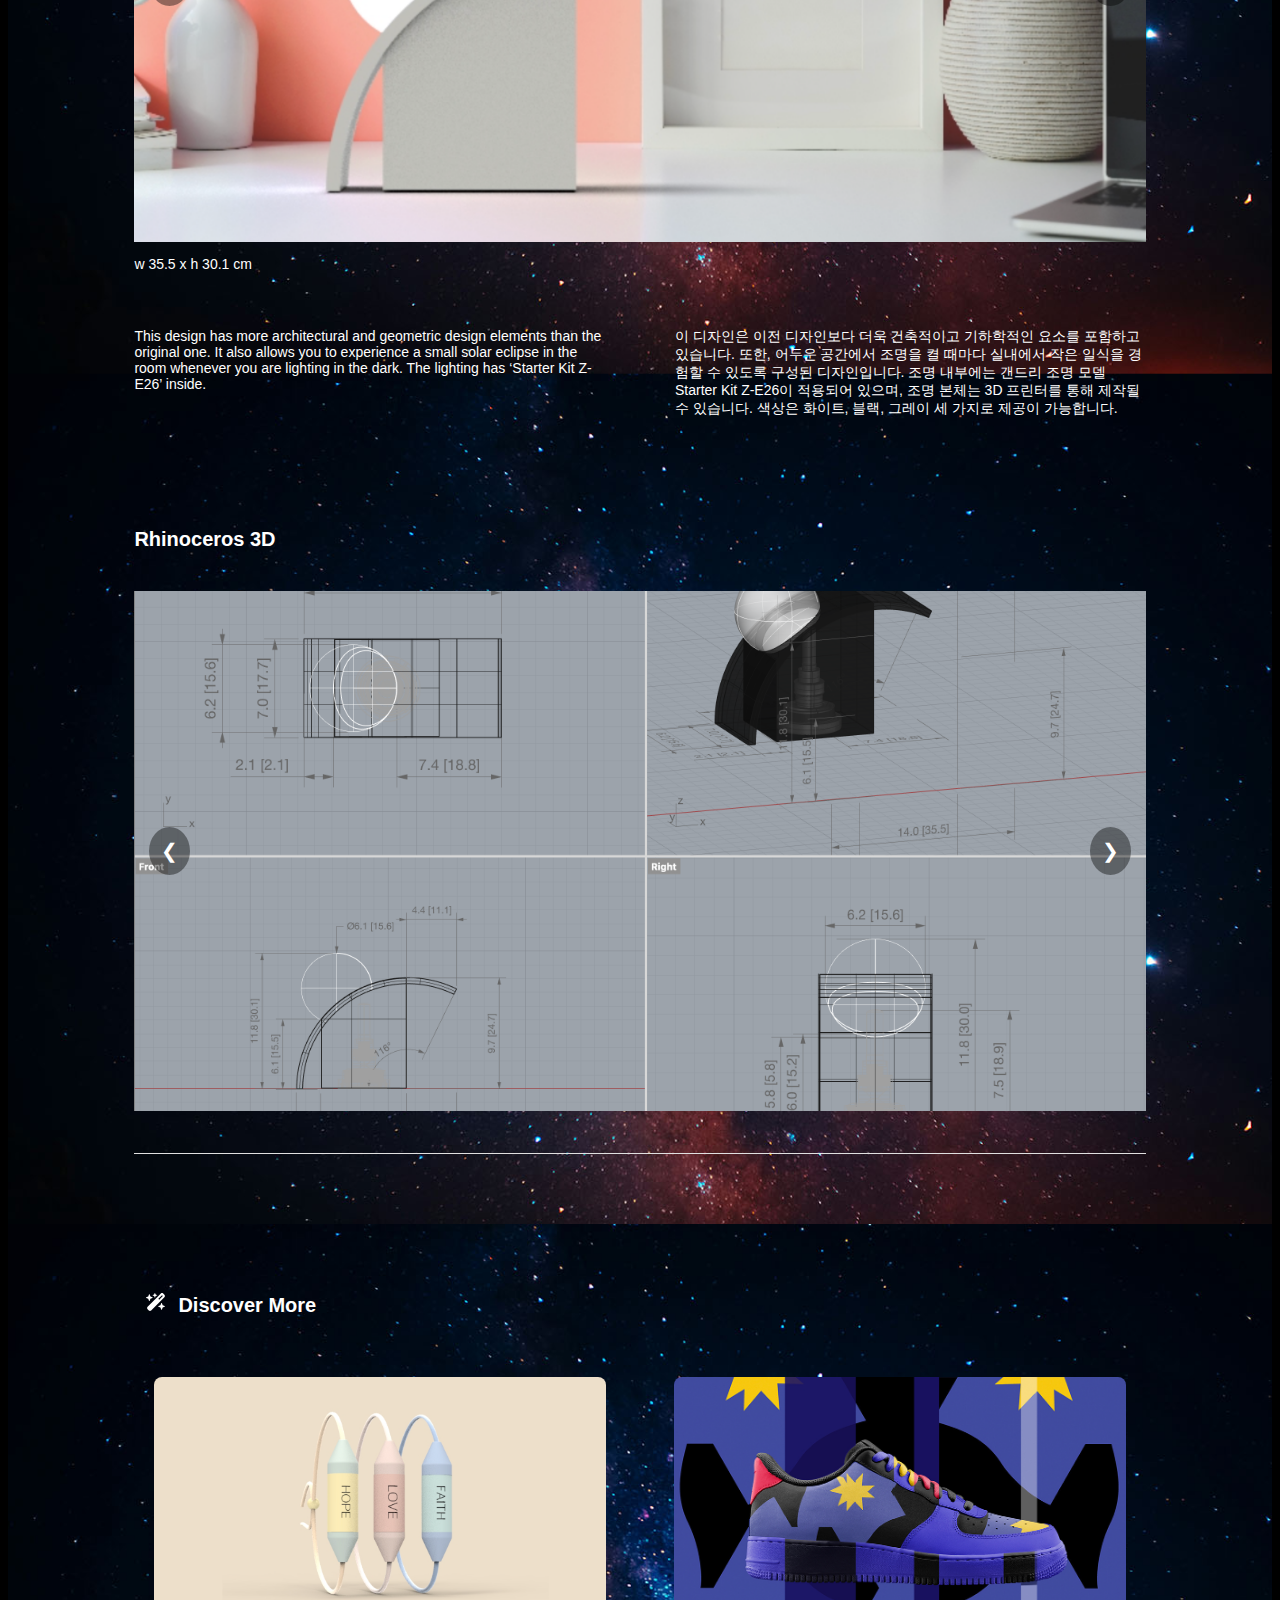
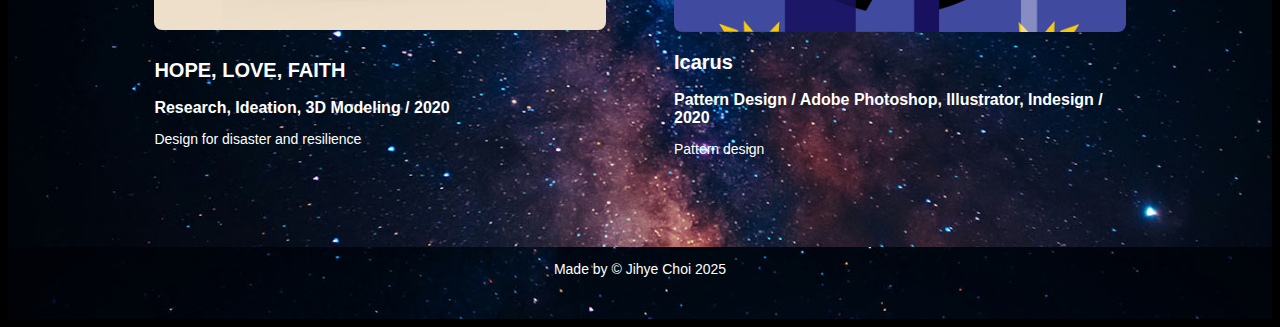
<file: ID_Light.html>
<!doctype html>

<html lang="en">
 <head>
  <meta charset="UTF-8" />
  <meta name="viewport" content="width=device-width, initial-scale=1.0" />
  <title>ID_Light</title>
  <link rel="stylesheet" href="ID_Light.css" />
  <!-- Font Awesome CDN 추가 -->
  <link rel="stylesheet" href="https://cdnjs.cloudflare.com/ajax/libs/font-awesome/5.15.3/css/all.min.css" />
  <link rel="preconnect" href="https://fonts.googleapis.com" />
  <link rel="preconnect" href="https://fonts.gstatic.com" crossorigin />
  <link
   href="https://fonts.googleapis.com/css2?family=Spectral:ital,wght@0,200;0,300;0,400;0,500;0,600;0,700;0,800;1,200;1,300;1,400;1,500;1,600;1,700;1,800&display=swap"
   rel="stylesheet" />

  <style>
   @import url("https://fonts.googleapis.com/css2?family=DM+Serif+Display:ital@0;1&family=Playwrite+NZ+Guides&display=swap");
  </style>
 </head>

 <body onload="window.scrollTo(0, 0);">
  <!-- 회사 소개 페이지 내용 -->

  <!-- Header -->
  <div class="header">
   <div class="head-inner">
    <h1 class="home"><a href="index.html">JIHYE CHOI</a></h1>

    <ul>
     <li><a class="pagelink" href="index.html">Work</a></li>
     <li><a class="pagelink" href="index.html">Fun</a></li>
     <li><a class="pagelink" href="index.html">About</a></li>
     <li><a class="pagelink" href="mailto:jihyechoi.design@gmail.com" title="Email me :)">Contact</a></li>

     <li>
      <a href="https://www.linkedin.com/in/jihyechoidesign/" target="_blank" class="social-icon">
       <svg xmlns="http://www.w3.org/2000/svg" x="0px" y="0px" width="40" height="40" viewBox="0 0 50 50">
        <polygon
         fill="#6189ff"
         points="16,2.483 10.002,5.946 10,5.945 10,33.66 34.001,47.516 40.001,44.052 40,16.34"></polygon>
        <polygon fill="#577be6" points="40,16.34 16,2.483 10,5.947 34,19.804"></polygon>
        <polygon fill="#4460b3" points="34,19.804 34.001,47.516 40.001,44.052 40,16.34"></polygon>
        <polygon
         fill="#e6e6e6"
         points="15,13.453 14,14.03 14,15.185 15,16.917 16,17.494 17,16.917 17,15.762 16,14.03"></polygon>
        <polygon fill="#e6e6e6" points="14,18.649 14,31.351 17,33.083 17,20.381"></polygon>
        <polygon
         fill="#e6e6e6"
         points="28,26.732 24,24.423 22,25.577 22,23.268 19,21.536 19,34.238 22,35.97 22,27.887 23,27.309 26,29.041 27,30.773 27,38.856 30,40.588 30,30.196"></polygon>
       </svg>
      </a>
     </li>
    </ul>
   </div>
  </div>

  <!--Banner Section-->

  <div class="top">
   <div class="banner">
    <img src="image/home/Product/pratt_ppt/pratt_light/header4.png" />
   </div>
  </div>

  <!-- Introduction -->

  <div class="introduction">
   <div class="container" style="margin-bottom: 3em">
    <div class="box2" id="maintitle">
     <a href="https://www.gantri.com/" style="color: #222222">
      <h4>Solar eclipse</h4>
      <h1>Table lightings for Gantri in NY, 2020</h1>
     </a>
     <p class="link">
      <a href=" " style="color: #f2c94c"
       >www.gantri.com
       <svg
        xmlns="http://www.w3.org/2000/svg"
        viewBox="0 0 512 512"
        style="width: 12px; color: #bdbdbd; margin-left: 0.5em">
        <!--!Font Awesome Free 6.5.2 by @fontawesome - https://fontawesome.com License - https://fontawesome.com/license/free Copyright 2024 Fonticons, Inc.-->
        <path
         d="M352 0c-12.9 0-24.6 7.8-29.6 19.8s-2.2 25.7 6.9 34.9L370.7 96 201.4 265.4c-12.5 12.5-12.5 32.8 0 45.3s32.8 12.5 45.3 0L416 141.3l41.4 41.4c9.2 9.2 22.9 11.9 34.9 6.9s19.8-16.6 19.8-29.6V32c0-17.7-14.3-32-32-32H352zM80 32C35.8 32 0 67.8 0 112V432c0 44.2 35.8 80 80 80H400c44.2 0 80-35.8 80-80V320c0-17.7-14.3-32-32-32s-32 14.3-32 32V432c0 8.8-7.2 16-16 16H80c-8.8 0-16-7.2-16-16V112c0-8.8 7.2-16 16-16H192c17.7 0 32-14.3 32-32s-14.3-32-32-32H80z" /></svg
      ></a>
     </p>
    </div>

    <div class="box">
     <h3 style="margin-top: 2em">"Let there be light."</h3>

     <p class="description1" id="en" style="border-bottom: 0.5px solid #000; padding-bottom: 2em">
      During a school project, I designed table lighting for Gantri, a Bay Area–based lighting brand. I drew inspiration
      from Gantri’s focus on simplicity, sustainability, functionality, and the story behind each design. While
      developing the concept, the Biblical phrase “Let there be light” and the dramatic image of a solar eclipse came to
      mind. The moment when darkness is swallowed by light perfectly captured the hope and emotion I wanted to express.
      <br /><br />
      My childhood fear of the dark, combined with the phrase “Let there be light,” added a personal narrative to the
      design. The final pieces go beyond simple illumination, visualizing the moment light bursts through darkness and
      conveying a sense of hope and warmth through form, contrast, and the interplay of shadow and glow.
     </p>
     <p class="description2" id="kr">
      학교 수업에서 Bay Area 기반의 조명 브랜드 Gantri를 위한 테이블 조명 프로젝트를 진행하며, 브랜드가 추구하는 단순함,
      지속가능성, 기능성, 그리고 스토리 중심 디자인 철학에서 큰 영감을 받았습니다. 프로젝트 콘셉트 탐색 과정에서 성경
      구절 “빛이 있으라(Let there be light)”와 일식의 극적인 이미지가 떠올랐고, 어둠 속에서 빛이 사라졌다가 다시
      드러나는 그 순간을 디자인으로 표현하고자 했습니다. 이 조명은 빛이 퍼질 때 느껴지는 희망과 감정을 시각적으로
      담아내는 데 집중했습니다.
      <br /><br />
      어릴 적 어둠을 두려워했던 개인적인 경험과 “빛이 있으라”는 말의 상징성은 디자인에 더욱 깊은 내러티브를
      부여했습니다. 최종 결과물은 단순히 빛을 비추는 오브젝트가 아니라, 어둠 속에서 빛이 터져 나오는 순간, 그리고 그
      안에 담긴 희망, 따뜻함, 회복의 감정을 형태와 대비, 그림자와 빛의 상호작용을 통해 표현한 테이블 조명입니다.
     </p>
     <ul style="margin-top: 0em"></ul>
    </div>
   </div>
  </div>

  <!-- 1st line -->

  <div class="process2">
   <div class="title">
    <h2 class="subtitle"></h2>
   </div>

   <div class="container2">
    <div class="box">
     <img src="image/home/Product/pratt_ppt/pratt_light/Tablelight_BK_bluebk_edited2.png" />

     <p></p>
    </div>
   </div>

   <div class="title">
    <h2 class="subtitle">Challenge & Ideation</h2>
   </div>

   <div class="container2">
    <div class="box">
     <div class="slider">
      <!-- Slides -->
      <div class="slides">
       <img src="image/home/Product/pratt_ppt/pratt_light/inspo_sun.png" />
       <img src="image/home/Product/pratt_ppt/pratt_light/ID_Light_Sketch2.JPG" />
       <img src="image/home/Product/pratt_ppt/pratt_light/ID_Light_Sketch3.JPG" />

       <img src="image/home/Product/pratt_ppt/pratt_light/Ideation_sketch1.jpg" />
      </div>

      <!-- Navigation Buttons -->
      <button class="prev">&#10094;</button>
      <button class="next">&#10095;</button>
     </div>
    </div>

    <div class="box">
     <div class="text-container" style="border-bottom: 0.2px solid #000; margin-bottom: 2em">
      <div class="inline-text pastdesign" style="text-align: left">
       <h1 class="point">Challenge</h1>

       <ul class="uleng">
        <li class="lieng">
         During the Gantri project, the most agonizing part was to have a design story while keeping Gantri's own simple
         and modern brand image.
        </li>
       </ul>
      </div>

      <div class="inline-text pastdesign" style="text-align: left">
       <h1 class="point">Ideation</h1>

       <ul class="uleng">
        <li class="lieng">
         At first, I tried to add features other than lighting. But soon after realizing that there was no story, I
         tried to contain a personal design sensibility. I concentrated on how I usually look at and think about light,
         and visualize the keywords derived accordingly to design the lighting.
        </li>
       </ul>
      </div>
     </div>

     <div class="text-container">
      <div class="inline-text pastdesign" style="text-align: left">
       <ul class="ulkr">
        <li class="lieng">
         갠드리 제품을 디자인하면서 가장 큰 고민은 갠드리만의 심플하고 모던한 브랜드 이미지를 지키면서 갠드리가
         중요시하는 디자이너의 개인적 스토리를 제품에 담아내는 것이었습니다.
        </li>
       </ul>
      </div>

      <div class="inline-text pastdesign" style="text-align: left">
       <ul class="ulkr">
        <li class="lieng">
         처음 아이디어를 낼 때, 조명 이외의 기능을 추가하여 실용적인 제품을 디자인하려 했으나 곧 구매자의 감성을 자극할
         만한 스토리와 컨셉이 없다는 것을 깨달은 후, 최대한 개인적인 디자인 감성을 담으려고 노력했습니다. 평소 빛을
         어떻게 보고 생각하는지, 오랫동안 시간을 들여 고민했고, 그리고 그에 따라 도출된 키워드로 제품의 컨셉을 잡고
         갠드리의 심플한 이미지를 결합하여 디자인하는데 집중했습니다.
        </li>
       </ul>
      </div>
     </div>
    </div>
   </div>

   <div class="title">
    <h2 class="subtitle">Ver. 1</h2>
   </div>

   <div class="box">
    <div class="slider">
     <!-- Slides -->
     <div class="slides">
      <img src="image/home/Product/pratt_ppt/pratt_light/Tablelight_BK_whitedesk.jpg" />
      <img src="image/home/Product/pratt_ppt/pratt_light/Tablelight_BK_grey_bg.jpg" />
      <img src="image/home/Product/pratt_ppt/pratt_light/Tablelight_BK_bluebk_edited2.png" />
     </div>

     <!-- Navigation Buttons -->
     <button class="prev">&#10094;</button>
     <button class="next">&#10095;</button>
    </div>

    <div class="container">
     <p>w 24.2 x h 24.9 cm</p>
     <p></p>
     <p>
      This lighting design allows you to experience a small solar eclipse in the room whenever you are lighting in the
      dark. The lighting has ‘Starter Kit Z-E26’ inside. It is possible to position the electric wire by selecting a
      small hole in each of the two angled surfaces.
     </p>

     <p>
      이 조명 디자인은 어두운 공간에서 불을 켤 때마다 실내에서 작은 일식을 경험하는 듯한 분위기를 느끼실 수 있도록
      제작되었습니다. 일식 테이블 조명은 책상 위는 물론, 방의 구석진 공간도 효율적으로 활용할 수 있는 컴팩트한 형태를
      갖추고 있습니다. 조명 내부에는 갠드리(Gantri) 조명 모델 **‘스타터 키트 Z-E26’**이 적용되어 있으며, 본체는 3D
      프린팅 방식으로 제작될 수 있습니다. 색상은 블랙과 화이트 두 가지 버전으로 구성되어 있고, 우드 재질로도 제작이
      가능하여 다양한 인테리어 스타일에 어울립니다.
     </p>
    </div>
   </div>

   <div class="title">
    <h2 class="subtitle">Rhinoceros 3D</h2>
   </div>

   <div class="container2">
    <div class="box">
     <div class="slider">
      <!-- Slides -->
      <div class="slides">
       <img src="image/home/Product/pratt_ppt/pratt_light/3D/3d_1.png" />
       <img src="image/home/Product/pratt_ppt/pratt_light/3D/3d_3.png" />

       <img src="image/home/Product/pratt_ppt/pratt_light/3D/3d_5.png" />
       <img src="image/home/Product/pratt_ppt/pratt_light/3D/3d_6.png" />
      </div>

      <!-- Navigation Buttons -->
      <button class="prev">&#10094;</button>
      <button class="next">&#10095;</button>
     </div>
    </div>
   </div>

   <div class="title">
    <h2 class="subtitle">Ver.2</h2>
   </div>

   <div class="box">
    <div class="slider">
     <!-- Slides -->
     <div class="slides">
      <img class="slide" src="image/home/Product/pratt_ppt/pratt_light/light_v2_white.png" />
      <img class="slide" src="image/home/Product/pratt_ppt/pratt_light/Tablelight2_BK_WT_1.jpg" />
      <img class="slide" src="image/home/Product/pratt_ppt/pratt_light/Tablelight2_BK_white_bg3.jpg" />
      <img class="slide" src="image/home/Product/pratt_ppt/pratt_light/Tablelight2_BK_white_bg2.jpg" />
      <img class="slide" src="image/home/Product/pratt_ppt/pratt_light/Tablelight2_BK_orange_bg_6.jpg" />
     </div>

     <!-- Navigation Buttons -->
     <button class="prev">&#10094;</button>
     <button class="next">&#10095;</button>
    </div>

    <div class="container">
     <p>w 35.5 x h 30.1 cm</p>
     <p></p>
     <p>
      This design has more architectural and geometric design elements than the original one. It also allows you to
      experience a small solar eclipse in the room whenever you are lighting in the dark. The lighting has ‘Starter Kit
      Z-E26’ inside.
     </p>

     <p>
      이 디자인은 이전 디자인보다 더욱 건축적이고 기하학적인 요소를 포함하고 있습니다. 또한, 어두운 공간에서 조명을 켤
      때마다 실내에서 작은 일식을 경험할 수 있도록 구성된 디자인입니다. 조명 내부에는 갠드리 조명 모델 Starter Kit
      Z-E26이 적용되어 있으며, 조명 본체는 3D 프린터를 통해 제작될 수 있습니다. 색상은 화이트, 블랙, 그레이 세 가지로
      제공이 가능합니다.
     </p>
    </div>
   </div>

   <div class="title">
    <h2 class="subtitle">Rhinoceros 3D</h2>
   </div>

   <div class="container2">
    <div class="box">
     <div class="slider">
      <!-- Slides -->
      <div class="slides">
       <img src="image/home/Product/pratt_ppt/pratt_light/3D/3dd_1.png" />
       <img src="image/home/Product/pratt_ppt/pratt_light/3D/3dd_5.png" />

       <img src="image/home/Product/pratt_ppt/pratt_light/3D/3dd_6.png" />
       <img src="image/home/Product/pratt_ppt/pratt_light/3D/3dd-7.png" />
      </div>

      <!-- Navigation Buttons -->
      <button class="prev">&#10094;</button>
      <button class="next">&#10095;</button>
     </div>
    </div>
   </div>
  </div>

  <!-- Other works -->

  <div class="process">
   <div class="title">
    <h2 class="subtitle">
     <svg xmlns="http://www.w3.org/2000/svg" viewBox="0 0 576 512">
      <!--!Font Awesome Free 6.5.2 by @fontawesome - https://fontawesome.com License - https://fontawesome.com/license/free Copyright 2024 Fonticons, Inc.-->
      <path
       fill="white"
       d="M234.7 42.7L197 56.8c-3 1.1-5 4-5 7.2s2 6.1 5 7.2l37.7 14.1L248.8 123c1.1 3 4 5 7.2 5s6.1-2 7.2-5l14.1-37.7L315 71.2c3-1.1 5-4 5-7.2s-2-6.1-5-7.2L277.3 42.7 263.2 5c-1.1-3-4-5-7.2-5s-6.1 2-7.2 5L234.7 42.7zM46.1 395.4c-18.7 18.7-18.7 49.1 0 67.9l34.6 34.6c18.7 18.7 49.1 18.7 67.9 0L529.9 116.5c18.7-18.7 18.7-49.1 0-67.9L495.3 14.1c-18.7-18.7-49.1-18.7-67.9 0L46.1 395.4zM484.6 82.6l-105 105-23.3-23.3 105-105 23.3 23.3zM7.5 117.2C3 118.9 0 123.2 0 128s3 9.1 7.5 10.8L64 160l21.2 56.5c1.7 4.5 6 7.5 10.8 7.5s9.1-3 10.8-7.5L128 160l56.5-21.2c4.5-1.7 7.5-6 7.5-10.8s-3-9.1-7.5-10.8L128 96 106.8 39.5C105.1 35 100.8 32 96 32s-9.1 3-10.8 7.5L64 96 7.5 117.2zm352 256c-4.5 1.7-7.5 6-7.5 10.8s3 9.1 7.5 10.8L416 416l21.2 56.5c1.7 4.5 6 7.5 10.8 7.5s9.1-3 10.8-7.5L480 416l56.5-21.2c4.5-1.7 7.5-6 7.5-10.8s-3-9.1-7.5-10.8L480 352l-21.2-56.5c-1.7-4.5-6-7.5-10.8-7.5s-9.1 3-10.8 7.5L416 352l-56.5 21.2z" /></svg
     >Discover More
    </h2>
   </div>

   <div class="container3">
    <div class="workbox" title="Click to check!">
     <div class="image">
      <a href="ID_Bracelet.html">
       <img src="image/home/Product/pratt_ppt/Pratt_bracelets/blaceret_horizon.png" alt=""
      /></a>
     </div>
     <div class="text">
      <h2 class="subtitle2">HOPE, LOVE, FAITH</h2>
      <h1>Research, Ideation, 3D Modeling / 2020</h1>
      <p id="visual">Design for disaster and resilience</p>
     </div>
    </div>

    <div class="workbox" title="Click to check!">
     <div class="image">
      <a href="ID_Pattern.html"> <img src="image/home/Product/pratt_ppt/pratt_pattern/Shoes_Design.jpg" alt="" /></a>
     </div>
     <div class="text">
      <h2 class="subtitle2">Icarus</h2>
      <h1>Pattern Design / Adobe Photoshop, Illustrator, Indesign / 2020</h1>
      <p>Pattern design</p>
     </div>
    </div>
   </div>
  </div>

  <!-- footer section-->

  <div class="footer">
   <div class="footercontent">
    <p id="footer" style="#bdbdbd;">Made by &copy; Jihye Choi 2025</p>
   </div>
  </div>
  <!-- footer end-->

<script>
  const sliders = document.querySelectorAll(".slider");

  sliders.forEach((slider) => {
    const slides = slider.querySelector(".slides");
    const images = Array.from(slides.querySelectorAll("img"));
    const prevBtn = slider.querySelector(".prev");
    const nextBtn = slider.querySelector(".next");

    let index = 0;
    let positions = [];

    // 각 이미지의 X 위치 계산
    function calculatePositions() {
      positions = images.map((img) => img.offsetLeft);
    }

    function updateSlider() {
      // index에 해당하는 이미지의 x 위치만큼 이동
      const x = positions[index] || 0;
      slides.style.transform = `translateX(-${x}px)`;
    }

    // 이미지가 다 로드된 후 위치 계산
    window.addEventListener("load", () => {
      calculatePositions();
      updateSlider();
    });

    // 창 크기 바뀌면 위치 다시 계산
    window.addEventListener("resize", () => {
      calculatePositions();
      updateSlider();
    });

    nextBtn.addEventListener("click", () => {
      index = (index + 1) % images.length; // 마지막 → 첫 번째
      updateSlider();
    });

    prevBtn.addEventListener("click", () => {
      index = (index - 1 + images.length) % images.length; // 첫 번째 → 마지막
      updateSlider();
    });
  });
</script>

 </body>
</html>
</file>
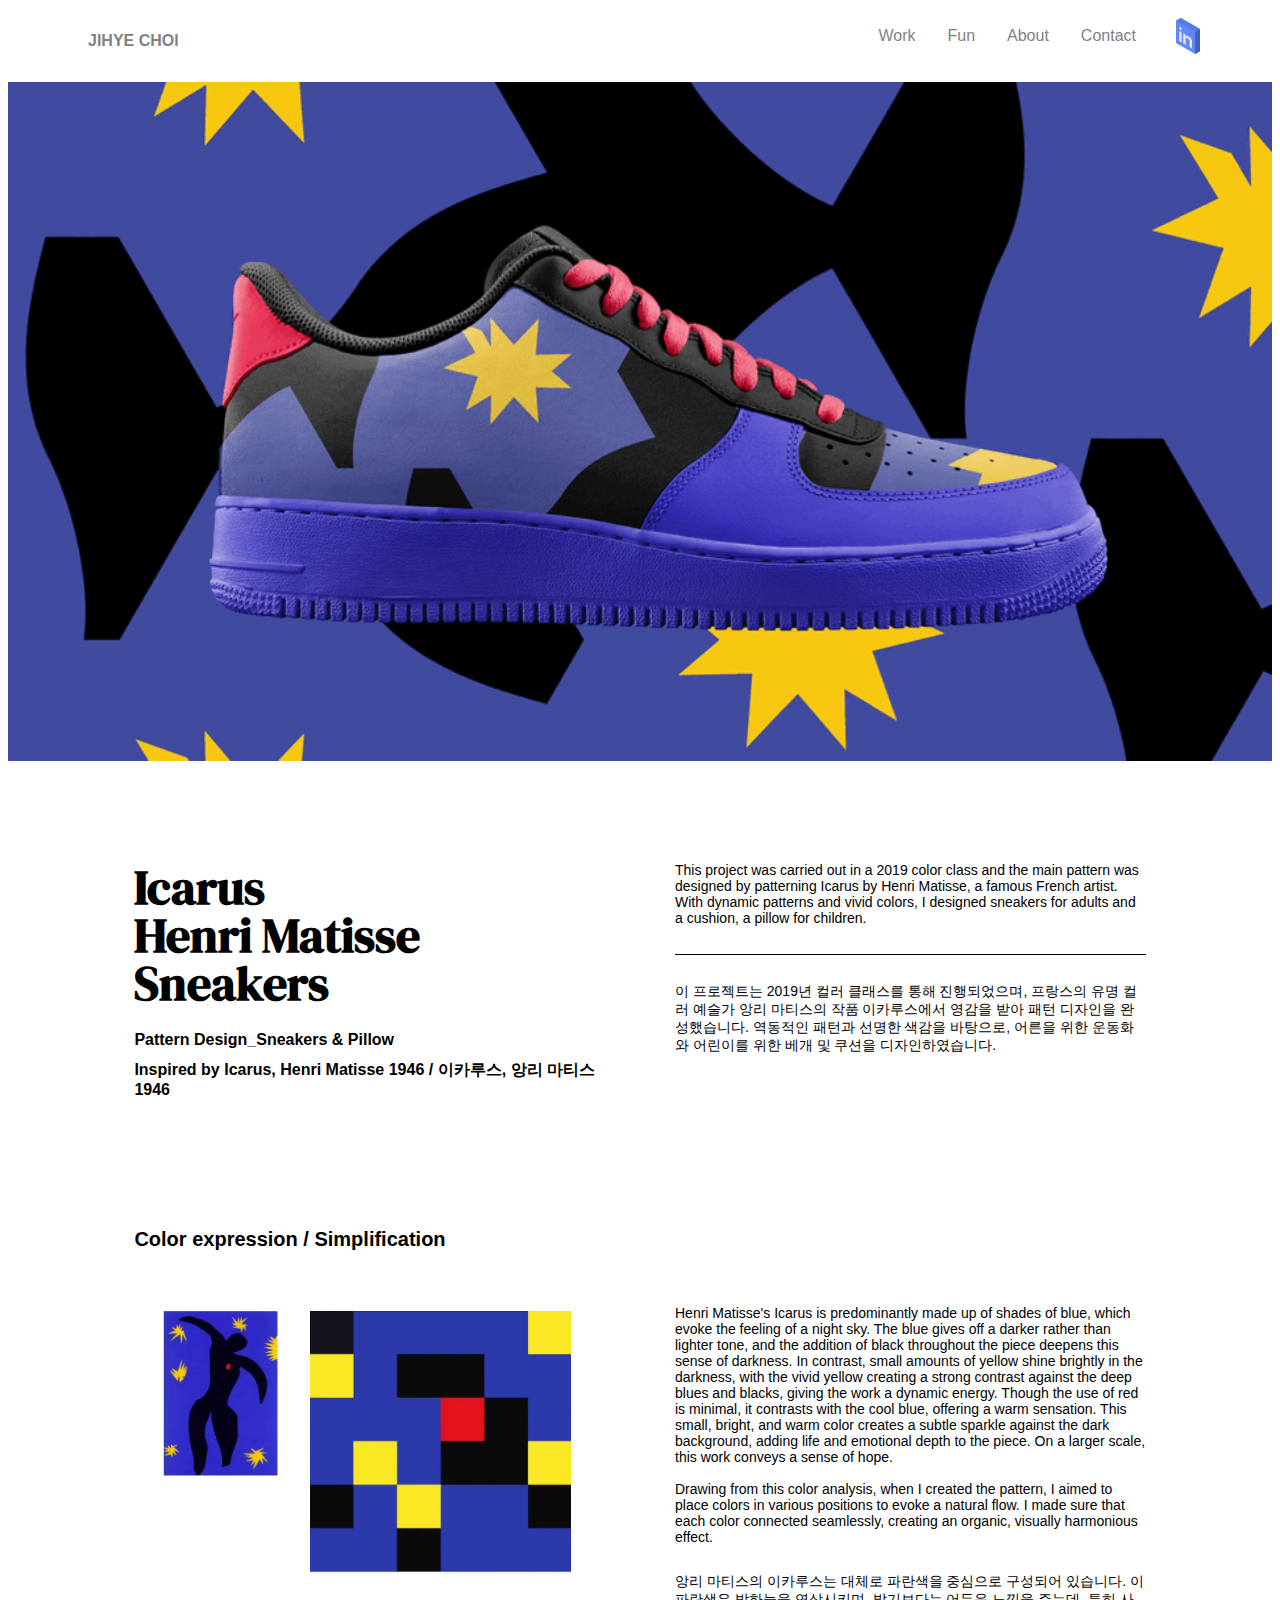
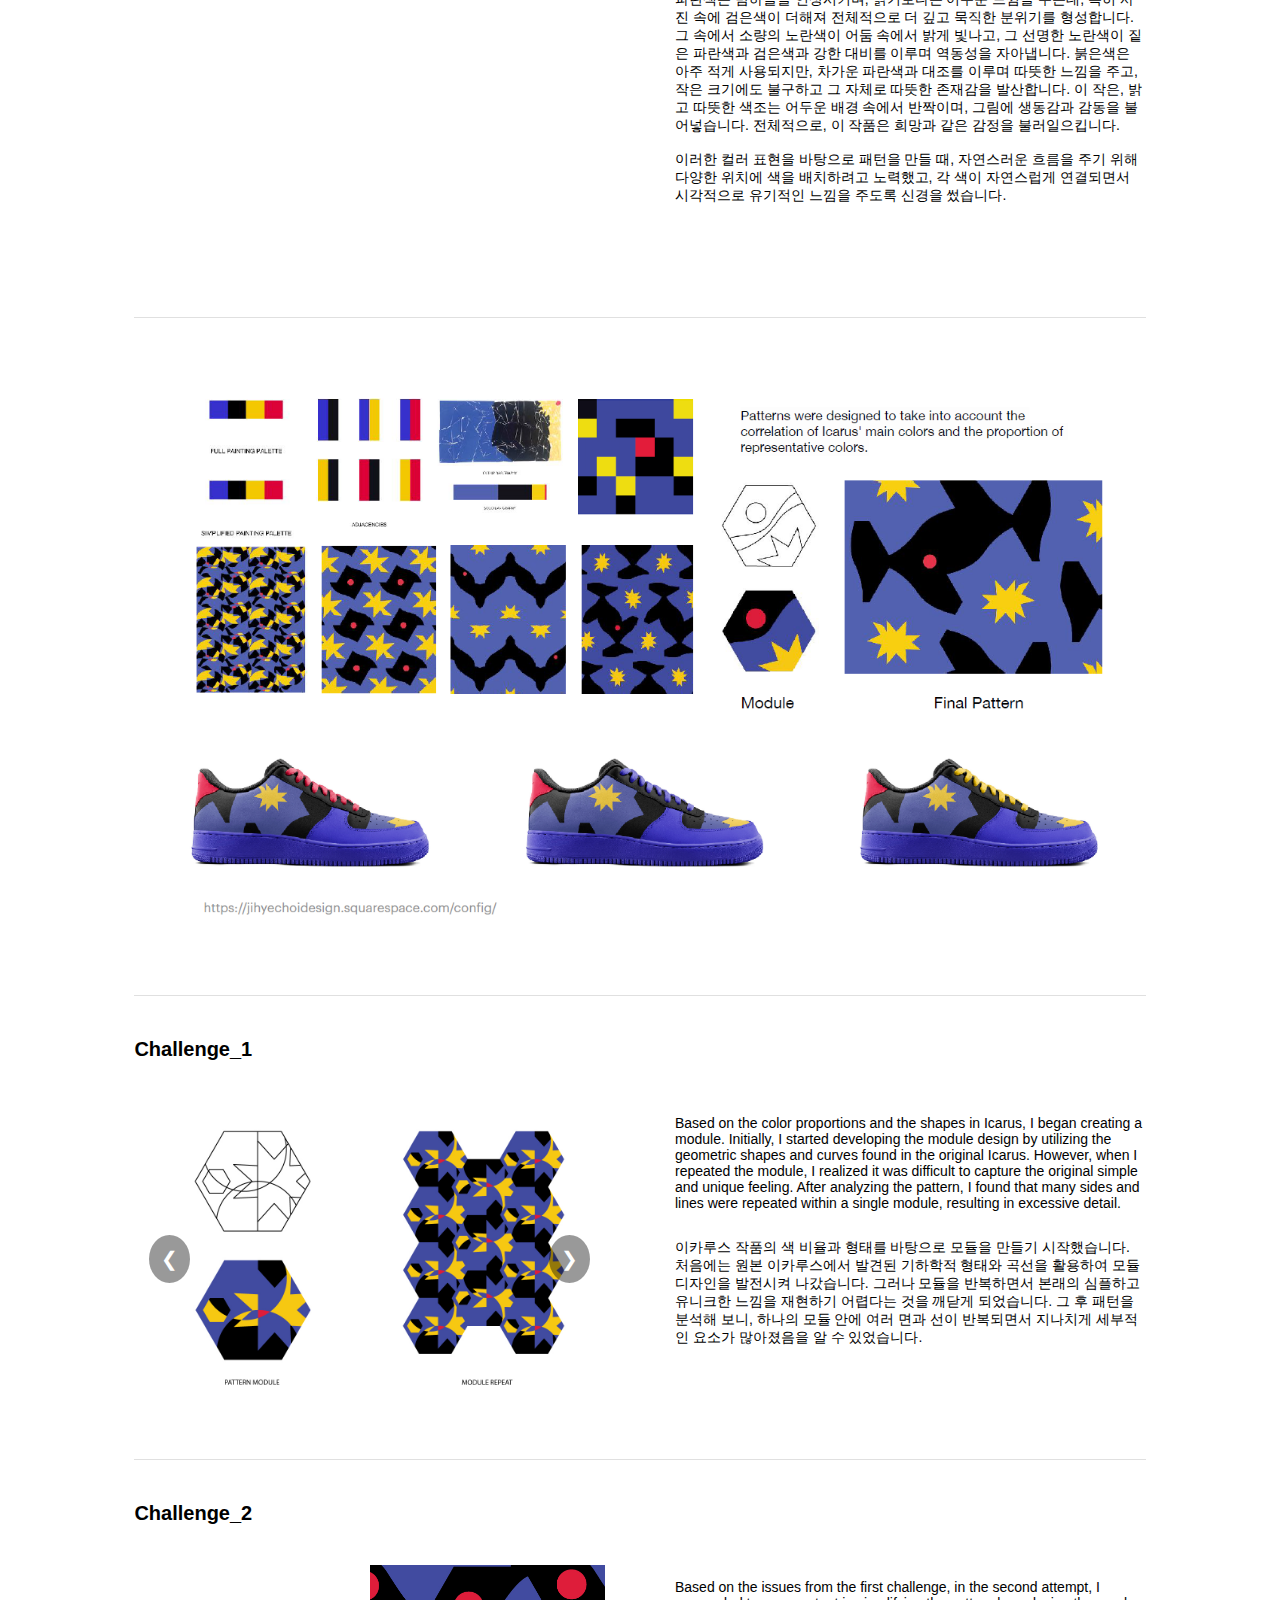
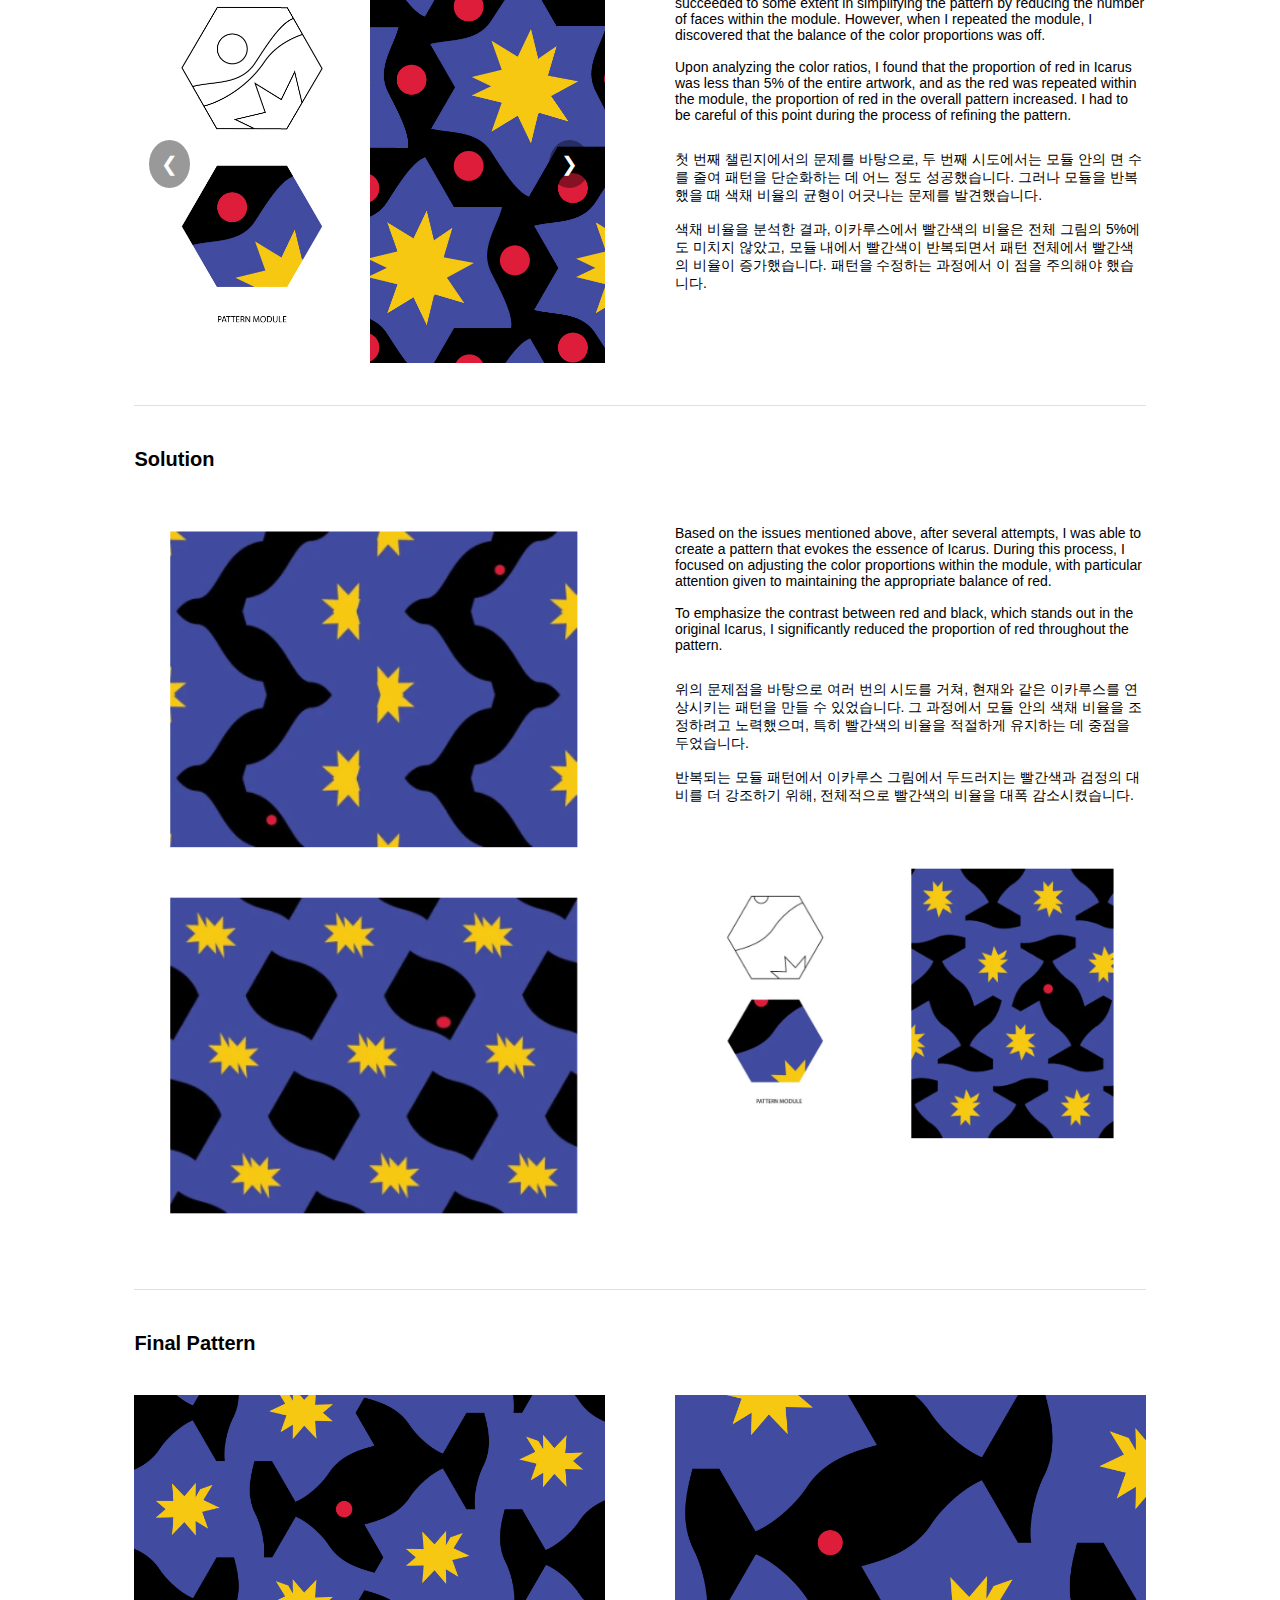
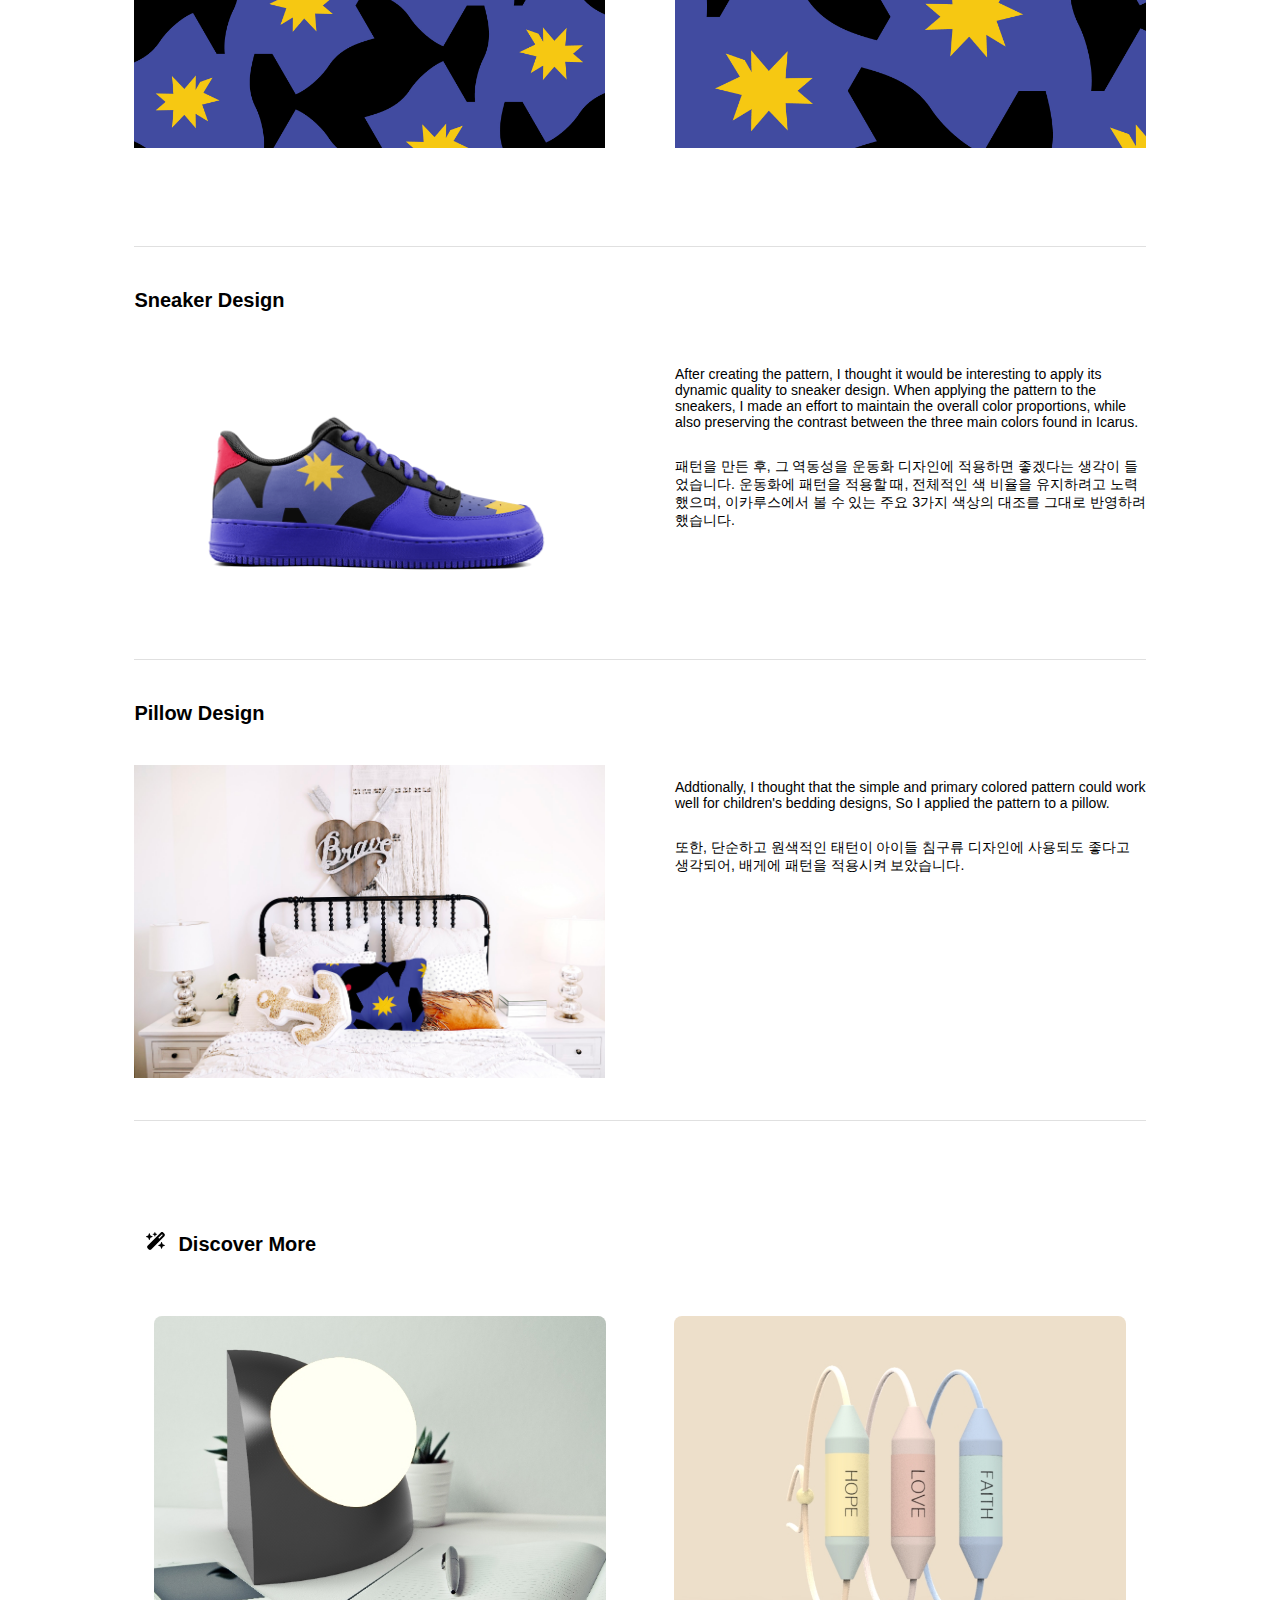
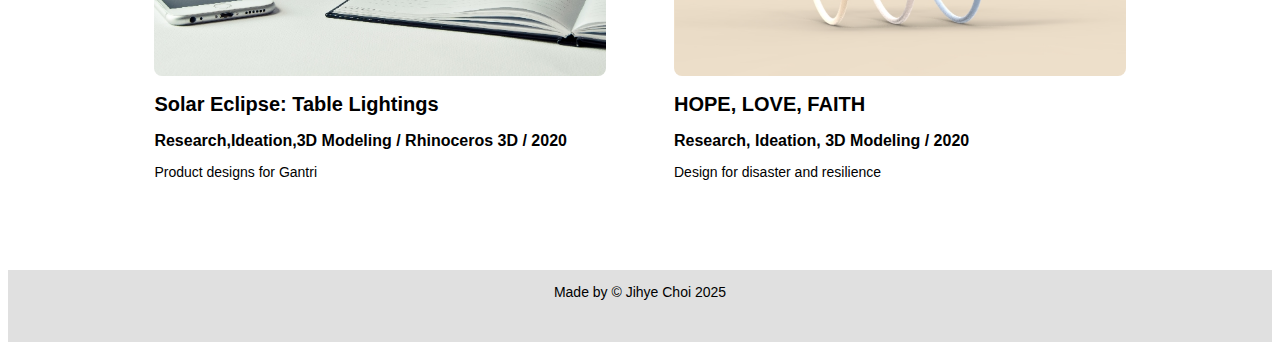
<file: ID_Pattern.html>
<!doctype html>

<html lang="en">
 <head>
  <meta charset="UTF-8" />
  <meta name="viewport" content="width=device-width, initial-scale=1.0" />
  <title>ID_Pattern</title>
  <link rel="stylesheet" href="ID_Pattern.css" />
  <!-- Font Awesome CDN 추가 -->
  <link rel="stylesheet" href="https://cdnjs.cloudflare.com/ajax/libs/font-awesome/5.15.3/css/all.min.css" />
  <link rel="preconnect" href="https://fonts.googleapis.com" />
  <link rel="preconnect" href="https://fonts.gstatic.com" crossorigin />
  <link
   href="https://fonts.googleapis.com/css2?family=Spectral:ital,wght@0,200;0,300;0,400;0,500;0,600;0,700;0,800;1,200;1,300;1,400;1,500;1,600;1,700;1,800&display=swap"
   rel="stylesheet" />

  <style>
   @import url("https://fonts.googleapis.com/css2?family=DM+Serif+Display:ital@0;1&family=Playwrite+NZ+Guides&display=swap");
  </style>
 </head>

 <body onload="window.scrollTo(0, 0);">
  <!-- 회사 소개 페이지 내용 -->

  <!-- Header -->
  <div class="header">
   <div class="head-inner">
    <h1 class="home"><a href="index.html">JIHYE CHOI</a></h1>

    <ul>
     <li><a class="pagelink" href="index.html">Work</a></li>
     <li><a class="pagelink" href="index.html">Fun</a></li>
     <li><a class="pagelink" href="index.html">About</a></li>
     <li><a class="pagelink" href="mailto:jihyechoi.design@gmail.com" title="Email me :)">Contact</a></li>

     <li>
      <a href="https://www.linkedin.com/in/jihyechoidesign/" target="_blank" class="social-icon">
       <svg xmlns="http://www.w3.org/2000/svg" x="0px" y="0px" width="40" height="40" viewBox="0 0 50 50">
        <polygon
         fill="#6189ff"
         points="16,2.483 10.002,5.946 10,5.945 10,33.66 34.001,47.516 40.001,44.052 40,16.34"></polygon>
        <polygon fill="#577be6" points="40,16.34 16,2.483 10,5.947 34,19.804"></polygon>
        <polygon fill="#4460b3" points="34,19.804 34.001,47.516 40.001,44.052 40,16.34"></polygon>
        <polygon
         fill="#e6e6e6"
         points="15,13.453 14,14.03 14,15.185 15,16.917 16,17.494 17,16.917 17,15.762 16,14.03"></polygon>
        <polygon fill="#e6e6e6" points="14,18.649 14,31.351 17,33.083 17,20.381"></polygon>
        <polygon
         fill="#e6e6e6"
         points="28,26.732 24,24.423 22,25.577 22,23.268 19,21.536 19,34.238 22,35.97 22,27.887 23,27.309 26,29.041 27,30.773 27,38.856 30,40.588 30,30.196"></polygon>
       </svg>
      </a>
     </li>
    </ul>
   </div>
  </div>

  <!--Banner Section-->

  <div class="top">
   <div class="banner">
    <img src="image/home/Product/pratt_ppt/pratt_pattern/Shoes_gif.GIF" alt="Description of GIF" />
   </div>
  </div>

  <!-- Introduction -->

  <div class="introduction">
   <div class="container" style="margin-bottom: 3em">
    <div class="box2" id="maintitle">
     <h4>Icarus <br />Henri Matisse Sneakers</h4>
     <h1 class="en">Pattern Design_Sneakers & Pillow</h1>
     <h1 class="kr">Inspired by Icarus, Henri Matisse 1946 / 이카루스, 앙리 마티스 1946</h1>
    </div>

    <div class="box" style="padding: 4em 0">
     <p class="description1" id="en" style="border-bottom: 0.5px solid #000; padding-bottom: 2em">
      This project was carried out in a 2019 color class and the main pattern was designed by patterning Icarus by Henri
      Matisse, a famous French artist. With dynamic patterns and vivid colors, I designed sneakers for adults and a
      cushion, a pillow for children.
     </p>
     <p class="description2" id="kr">
      이 프로젝트는 2019년 컬러 클래스를 통해 진행되었으며, 프랑스의 유명 컬러 예술가 앙리 마티스의 작품 이카루스에서
      영감을 받아 패턴 디자인을 완성했습니다. 역동적인 패턴과 선명한 색감을 바탕으로, 어른을 위한 운동화와 어린이를 위한
      베개 및 쿠션을 디자인하였습니다.
     </p>
     <ul style="margin-top: 0em"></ul>
    </div>
   </div>
  </div>

  <!-- 1st line -->

  <div class="process2">
   <div class="title">
    <h2 class="subtitle">Color expression / Simplification</h2>
   </div>

   <div class="container2">
    <div class="box">
     <img src="image/home/Product/pratt_ppt/pratt_pattern/Icarus_image.png" />
    </div>

    <div class="container">
     <div class="box">
      <p>
       Henri Matisse's Icarus is predominantly made up of shades of blue, which evoke the feeling of a night sky. The
       blue gives off a darker rather than lighter tone, and the addition of black throughout the piece deepens this
       sense of darkness. In contrast, small amounts of yellow shine brightly in the darkness, with the vivid yellow
       creating a strong contrast against the deep blues and blacks, giving the work a dynamic energy. Though the use of
       red is minimal, it contrasts with the cool blue, offering a warm sensation. This small, bright, and warm color
       creates a subtle sparkle against the dark background, adding life and emotional depth to the piece. On a larger
       scale, this work conveys a sense of hope. <br /><br />
       Drawing from this color analysis, when I created the pattern, I aimed to place colors in various positions to
       evoke a natural flow. I made sure that each color connected seamlessly, creating an organic, visually harmonious
       effect.
      </p>

      <p>
       앙리 마티스의 이카루스는 대체로 파란색을 중심으로 구성되어 있습니다. 이 파란색은 밤하늘을 연상시키며, 밝기보다는
       어두운 느낌을 주는데, 특히 사진 속에 검은색이 더해져 전체적으로 더 깊고 묵직한 분위기를 형성합니다. 그 속에서
       소량의 노란색이 어둠 속에서 밝게 빛나고, 그 선명한 노란색이 짙은 파란색과 검은색과 강한 대비를 이루며 역동성을
       자아냅니다. 붉은색은 아주 적게 사용되지만, 차가운 파란색과 대조를 이루며 따뜻한 느낌을 주고, 작은 크기에도
       불구하고 그 자체로 따뜻한 존재감을 발산합니다. 이 작은, 밝고 따뜻한 색조는 어두운 배경 속에서 반짝이며, 그림에
       생동감과 감동을 불어넣습니다. 전체적으로, 이 작품은 희망과 같은 감정을 불러일으킵니다. <br /><br />
       이러한 컬러 표현을 바탕으로 패턴을 만들 때, 자연스러운 흐름을 주기 위해 다양한 위치에 색을 배치하려고 노력했고,
       각 색이 자연스럽게 연결되면서 시각적으로 유기적인 느낌을 주도록 신경을 썼습니다.
      </p>
     </div>
    </div>
   </div>

   <div class="container2">
    <div class="box" style="padding: 0 0 2em 0">
     <img src="image/home/Product/pratt_ppt/pratt_pattern/Pattern_ppt.png" />
    </div>
   </div>

   <div class="title">
    <h2 class="subtitle">Challenge_1</h2>
   </div>

   <div class="container2">
    <div class="box">
     <div class="slider">
      <!-- Slides -->
      <div class="slides" style="width: 50%">
       <img src="image/home/Product/pratt_ppt/pratt_pattern/10_PATTERN-MODULE_1.jpg" />
       <img src="image/home/Product/pratt_ppt/pratt_pattern/10_PATTERN-MODULE-REPEAT_1.jpg" />
       <img src="image/home/Product/pratt_ppt/pratt_pattern/10_PATTERN-MODULE_2.jpg" />
       <img src="image/home/Product/pratt_ppt/pratt_pattern/10_PATTERN-MODULE-REPEAT-2.jpg" />
       <img src="image/home/Product/pratt_ppt/pratt_pattern/10_PATTERN-MODULE_3%20(1).jpg" />
       <img src="image/home/Product/pratt_ppt/pratt_pattern/10_PATTERN-MODULE-REPEAT-3.jpg" />
      </div>

      <!-- Navigation Buttons -->
      <button class="prev">&#10094;</button>
      <button class="next">&#10095;</button>
     </div>
    </div>

    <div class="container">
     <div class="box">
      <p>
       Based on the color proportions and the shapes in Icarus, I began creating a module. Initially, I started
       developing the module design by utilizing the geometric shapes and curves found in the original Icarus. However,
       when I repeated the module, I realized it was difficult to capture the original simple and unique feeling. After
       analyzing the pattern, I found that many sides and lines were repeated within a single module, resulting in
       excessive detail.
      </p>

      <p>
       이카루스 작품의 색 비율과 형태를 바탕으로 모듈을 만들기 시작했습니다. 처음에는 원본 이카루스에서 발견된 기하학적
       형태와 곡선을 활용하여 모듈 디자인을 발전시켜 나갔습니다. 그러나 모듈을 반복하면서 본래의 심플하고 유니크한
       느낌을 재현하기 어렵다는 것을 깨닫게 되었습니다. 그 후 패턴을 분석해 보니, 하나의 모듈 안에 여러 면과 선이
       반복되면서 지나치게 세부적인 요소가 많아졌음을 알 수 있었습니다.
      </p>
     </div>
    </div>
   </div>

   <div class="title">
    <h2 class="subtitle">Challenge_2</h2>
   </div>

   <div class="container2">
    <div class="box">
     <div class="slider">
      <!-- Slides -->
      <div class="slides" style="width: 50%">
       <img src="image/home/Product/pratt_ppt/pratt_pattern/11_Full_PATTERN-MODULE_1_with-line.jpg" />
       <img src="image/home/Product/pratt_ppt/pratt_pattern/11_Full_PATTERN-MODULE_1.jpg" />
       <img src="image/home/Product/pratt_ppt/pratt_pattern/11_Full_PATTERN-MODULE_2_with-line.jpg" />
       <img src="image/home/Product/pratt_ppt/pratt_pattern/11_Full_PATTERN-MODULE_2.jpg" />
       <img src="image/home/Product/pratt_ppt/pratt_pattern/11_Full_PATTERN-MODULE_3_with-line.jpg" />
       <img src="image/home/Product/pratt_ppt/pratt_pattern/11_Full_PATTERN-MODULE_3.jpg" />
      </div>

      <!-- Navigation Buttons -->
      <button class="prev">&#10094;</button>
      <button class="next">&#10095;</button>
     </div>
    </div>

    <div class="container">
     <div class="box">
      <p>
       Based on the issues from the first challenge, in the second attempt, I succeeded to some extent in simplifying
       the pattern by reducing the number of faces within the module. However, when I repeated the module, I discovered
       that the balance of the color proportions was off.
       <br /><br />
       Upon analyzing the color ratios, I found that the proportion of red in Icarus was less than 5% of the entire
       artwork, and as the red was repeated within the module, the proportion of red in the overall pattern increased. I
       had to be careful of this point during the process of refining the pattern.
      </p>

      <p>
       첫 번째 챌린지에서의 문제를 바탕으로, 두 번째 시도에서는 모듈 안의 면 수를 줄여 패턴을 단순화하는 데 어느 정도
       성공했습니다. 그러나 모듈을 반복했을 때 색채 비율의 균형이 어긋나는 문제를 발견했습니다. <br /><br />
       색채 비율을 분석한 결과, 이카루스에서 빨간색의 비율은 전체 그림의 5%에도 미치지 않았고, 모듈 내에서 빨간색이
       반복되면서 패턴 전체에서 빨간색의 비율이 증가했습니다. 패턴을 수정하는 과정에서 이 점을 주의해야 했습니다.
      </p>
     </div>
    </div>
   </div>

   <div class="title">
    <h2 class="subtitle">Solution</h2>
   </div>

   <div class="container2">
    <div class="box">
     <img src="image/home/Product/pratt_ppt/pratt_pattern/final_patterns.png" />
    </div>

    <div class="container">
     <div class="box">
      <p>
       Based on the issues mentioned above, after several attempts, I was able to create a pattern that evokes the
       essence of Icarus. During this process, I focused on adjusting the color proportions within the module, with
       particular attention given to maintaining the appropriate balance of red.
       <br /><br />
       To emphasize the contrast between red and black, which stands out in the original Icarus, I significantly reduced
       the proportion of red throughout the pattern.
      </p>

      <p>
       위의 문제점을 바탕으로 여러 번의 시도를 거쳐, 현재와 같은 이카루스를 연상시키는 패턴을 만들 수 있었습니다. 그
       과정에서 모듈 안의 색채 비율을 조정하려고 노력했으며, 특히 빨간색의 비율을 적절하게 유지하는 데 중점을
       두었습니다. <br /><br />
       반복되는 모듈 패턴에서 이카루스 그림에서 두드러지는 빨간색과 검정의 대비를 더 강조하기 위해, 전체적으로 빨간색의
       비율을 대폭 감소시켰습니다.
      </p>

      <div class="box" style="padding: 2em 0 0 0">
       <img src="image/home/Product/pratt_ppt/pratt_pattern/Final_pattern.png" />
      </div>
     </div>
    </div>
   </div>

   <div class="title">
    <h2 class="subtitle">Final Pattern</h2>
   </div>

   <div class="container2">
    <div class="box">
     <img src="image/home/Product/pratt_ppt/pratt_pattern/12_Full_Pattern-Repeat_24x18_2.jpg" />
    </div>

    <div class="container">
     <div class="box">
      <img src="image/home/Product/pratt_ppt/pratt_pattern/Final_pillow_pattern.jpg" />
     </div>
    </div>
   </div>

   <div class="title">
    <h2 class="subtitle">Sneaker Design</h2>
   </div>

   <div class="container2">
    <div class="box">
     <img src="image/home/Product/pratt_ppt/pratt_pattern/shoes_gif_nobg.GIF" alt="Description of GIF" />
    </div>

    <div class="container">
     <div class="box">
      <p>
       After creating the pattern, I thought it would be interesting to apply its dynamic quality to sneaker design.
       When applying the pattern to the sneakers, I made an effort to maintain the overall color proportions, while also
       preserving the contrast between the three main colors found in Icarus.
      </p>

      <p>
       패턴을 만든 후, 그 역동성을 운동화 디자인에 적용하면 좋겠다는 생각이 들었습니다. 운동화에 패턴을 적용할 때,
       전체적인 색 비율을 유지하려고 노력했으며, 이카루스에서 볼 수 있는 주요 3가지 색상의 대조를 그대로 반영하려
       했습니다.
      </p>
     </div>
    </div>
   </div>

   <div class="title">
    <h2 class="subtitle">Pillow Design</h2>
   </div>

   <div class="container2">
    <div class="box">
     <img src="image/home/Product/pratt_ppt/pratt_pattern/Special_Application_for_pillow.jpg" alt="" />
    </div>

    <div class="container">
     <div class="box">
      <p>
       Addtionally, I thought that the simple and primary colored pattern could work well for children's bedding
       designs, So I applied the pattern to a pillow.
      </p>

      <p>
       또한, 단순하고 원색적인 태턴이 아이들 침구류 디자인에 사용되도 좋다고 생각되어, 배게에 패턴을 적용시켜
       보았습니다.
      </p>
     </div>
    </div>
   </div>
  </div>

  <!-- Other works -->

  <div class="process">
   <div class="title">
    <h2 class="subtitle">
     <svg xmlns="http://www.w3.org/2000/svg" viewBox="0 0 576 512">
      <!--!Font Awesome Free 6.5.2 by @fontawesome - https://fontawesome.com License - https://fontawesome.com/license/free Copyright 2024 Fonticons, Inc.-->
      <path
       d="M234.7 42.7L197 56.8c-3 1.1-5 4-5 7.2s2 6.1 5 7.2l37.7 14.1L248.8 123c1.1 3 4 5 7.2 5s6.1-2 7.2-5l14.1-37.7L315 71.2c3-1.1 5-4 5-7.2s-2-6.1-5-7.2L277.3 42.7 263.2 5c-1.1-3-4-5-7.2-5s-6.1 2-7.2 5L234.7 42.7zM46.1 395.4c-18.7 18.7-18.7 49.1 0 67.9l34.6 34.6c18.7 18.7 49.1 18.7 67.9 0L529.9 116.5c18.7-18.7 18.7-49.1 0-67.9L495.3 14.1c-18.7-18.7-49.1-18.7-67.9 0L46.1 395.4zM484.6 82.6l-105 105-23.3-23.3 105-105 23.3 23.3zM7.5 117.2C3 118.9 0 123.2 0 128s3 9.1 7.5 10.8L64 160l21.2 56.5c1.7 4.5 6 7.5 10.8 7.5s9.1-3 10.8-7.5L128 160l56.5-21.2c4.5-1.7 7.5-6 7.5-10.8s-3-9.1-7.5-10.8L128 96 106.8 39.5C105.1 35 100.8 32 96 32s-9.1 3-10.8 7.5L64 96 7.5 117.2zm352 256c-4.5 1.7-7.5 6-7.5 10.8s3 9.1 7.5 10.8L416 416l21.2 56.5c1.7 4.5 6 7.5 10.8 7.5s9.1-3 10.8-7.5L480 416l56.5-21.2c4.5-1.7 7.5-6 7.5-10.8s-3-9.1-7.5-10.8L480 352l-21.2-56.5c-1.7-4.5-6-7.5-10.8-7.5s-9.1 3-10.8 7.5L416 352l-56.5 21.2z" /></svg
     >Discover More
    </h2>
   </div>

   <div class="container3">
    <div class="workbox" id="box2" title="Click to check!">
     <div class="image">
      <a href="ID_Light.html">
       <img src="image/home/Product/pratt_ppt/pratt_light/Tablelight_BK_whitedesk.jpg" alt=""
      /></a>
     </div>
     <div class="text">
      <h2 class="subtitle2">Solar Eclipse: Table Lightings</h2>
      <h1>Research,Ideation,3D Modeling / Rhinoceros 3D / 2020</h1>
      <p id="visual">Product designs for Gantri</p>
     </div>
    </div>

    <div class="workbox" id="box3" title="Click to check!">
     <div class="image">
      <a href="ID_Bracelet.html">
       <img src="image/home/Product/pratt_ppt/Pratt_bracelets/blaceret_horizon.png" alt=""
      /></a>
     </div>
     <div class="text">
      <h2 class="subtitle2">HOPE, LOVE, FAITH</h2>
      <h1>Research, Ideation, 3D Modeling / 2020</h1>
      <p>Design for disaster and resilience</p>
     </div>
    </div>
   </div>
  </div>

  <!-- footer section-->

  <div class="footer">
   <div class="footercontent">
    <p id="footer" style="#bdbdbd;">Made by &copy; Jihye Choi 2025</p>
   </div>
  </div>
  <!-- footer end-->

  <script>
  const sliders = document.querySelectorAll(".slider");

  sliders.forEach((slider) => {
    const slides = slider.querySelector(".slides");
    const images = Array.from(slides.querySelectorAll("img"));
    const prevBtn = slider.querySelector(".prev");
    const nextBtn = slider.querySelector(".next");

    let index = 0;
    let positions = [];

    // 각 이미지의 X 위치 계산
    function calculatePositions() {
      positions = images.map((img) => img.offsetLeft);
    }

    function updateSlider() {
      // index에 해당하는 이미지의 x 위치만큼 이동
      const x = positions[index] || 0;
      slides.style.transform = `translateX(-${x}px)`;
    }

    // 이미지가 다 로드된 후 위치 계산
    window.addEventListener("load", () => {
      calculatePositions();
      updateSlider();
    });

    // 창 크기 바뀌면 위치 다시 계산
    window.addEventListener("resize", () => {
      calculatePositions();
      updateSlider();
    });

    nextBtn.addEventListener("click", () => {
      index = (index + 1) % images.length; // 마지막 → 첫 번째
      updateSlider();
    });

    prevBtn.addEventListener("click", () => {
      index = (index - 1 + images.length) % images.length; // 첫 번째 → 마지막
      updateSlider();
    });
  });
</script>

 </body>
</html>
</file>
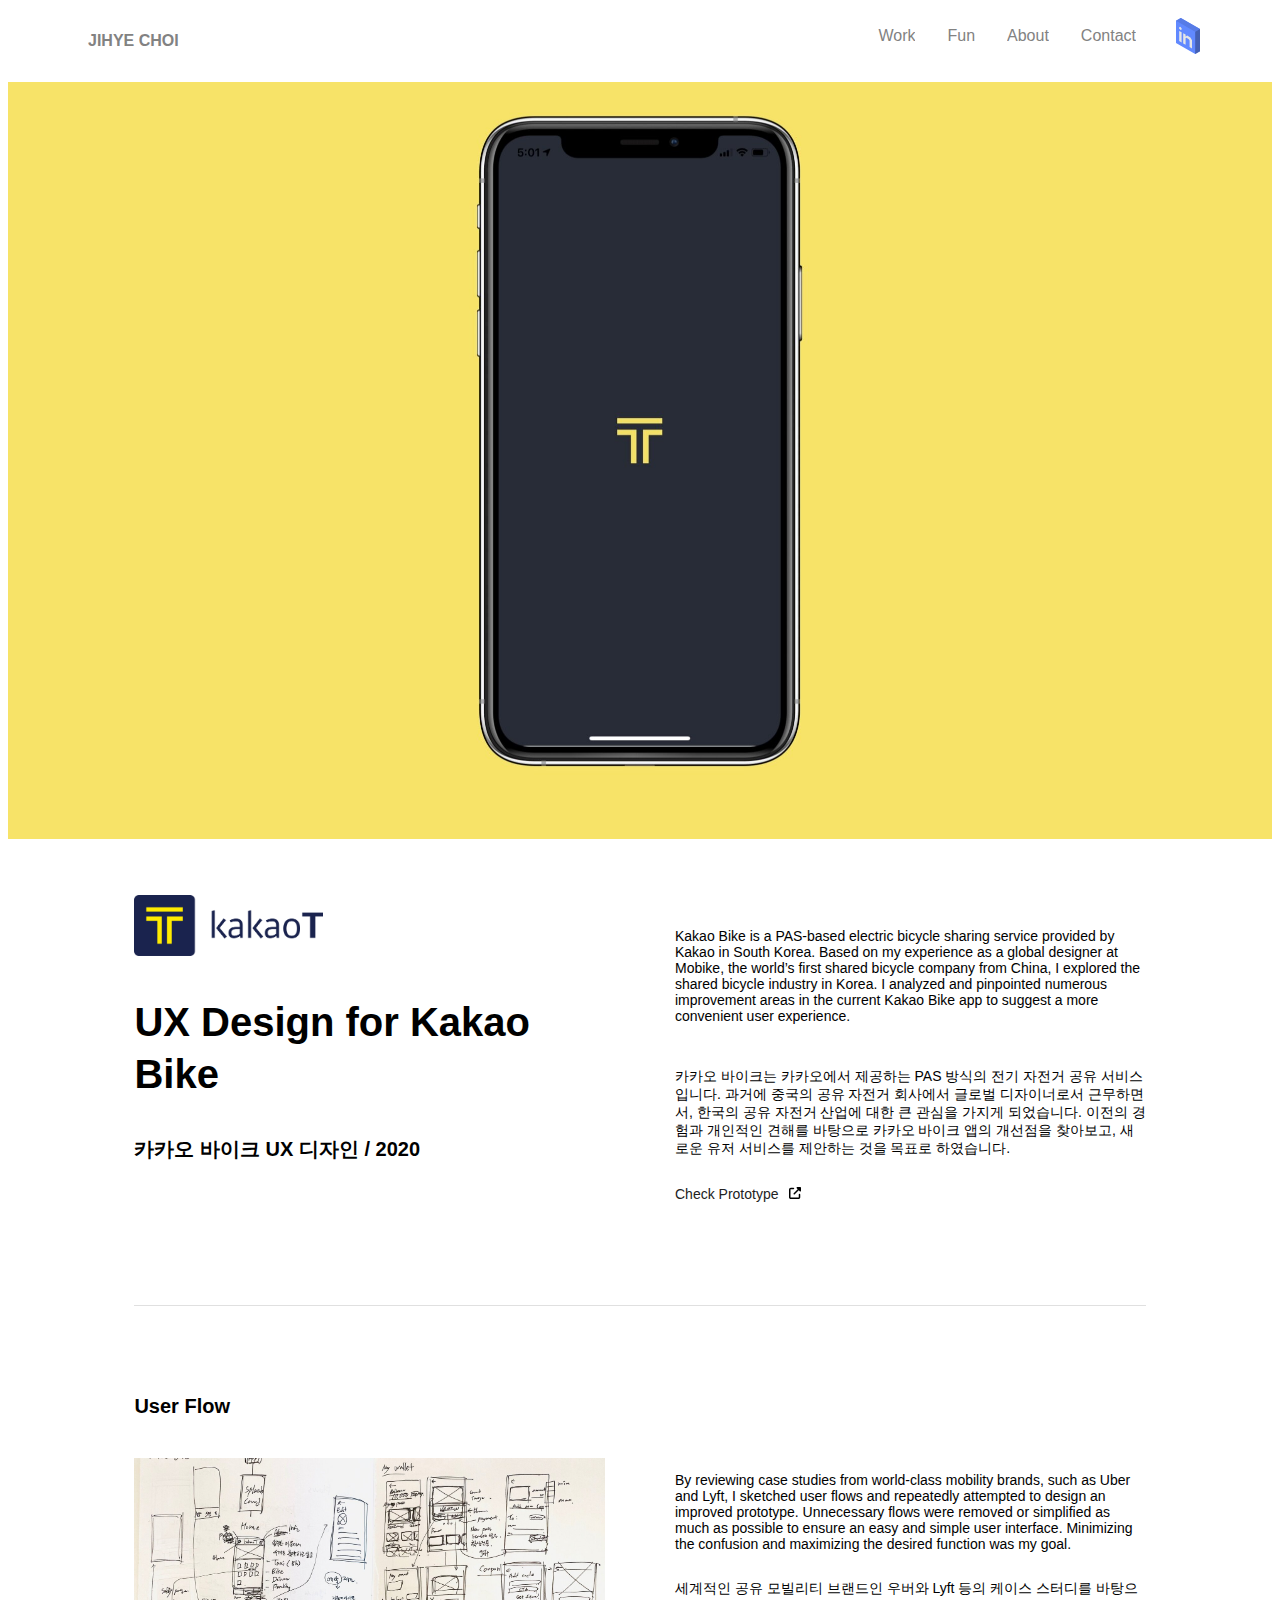
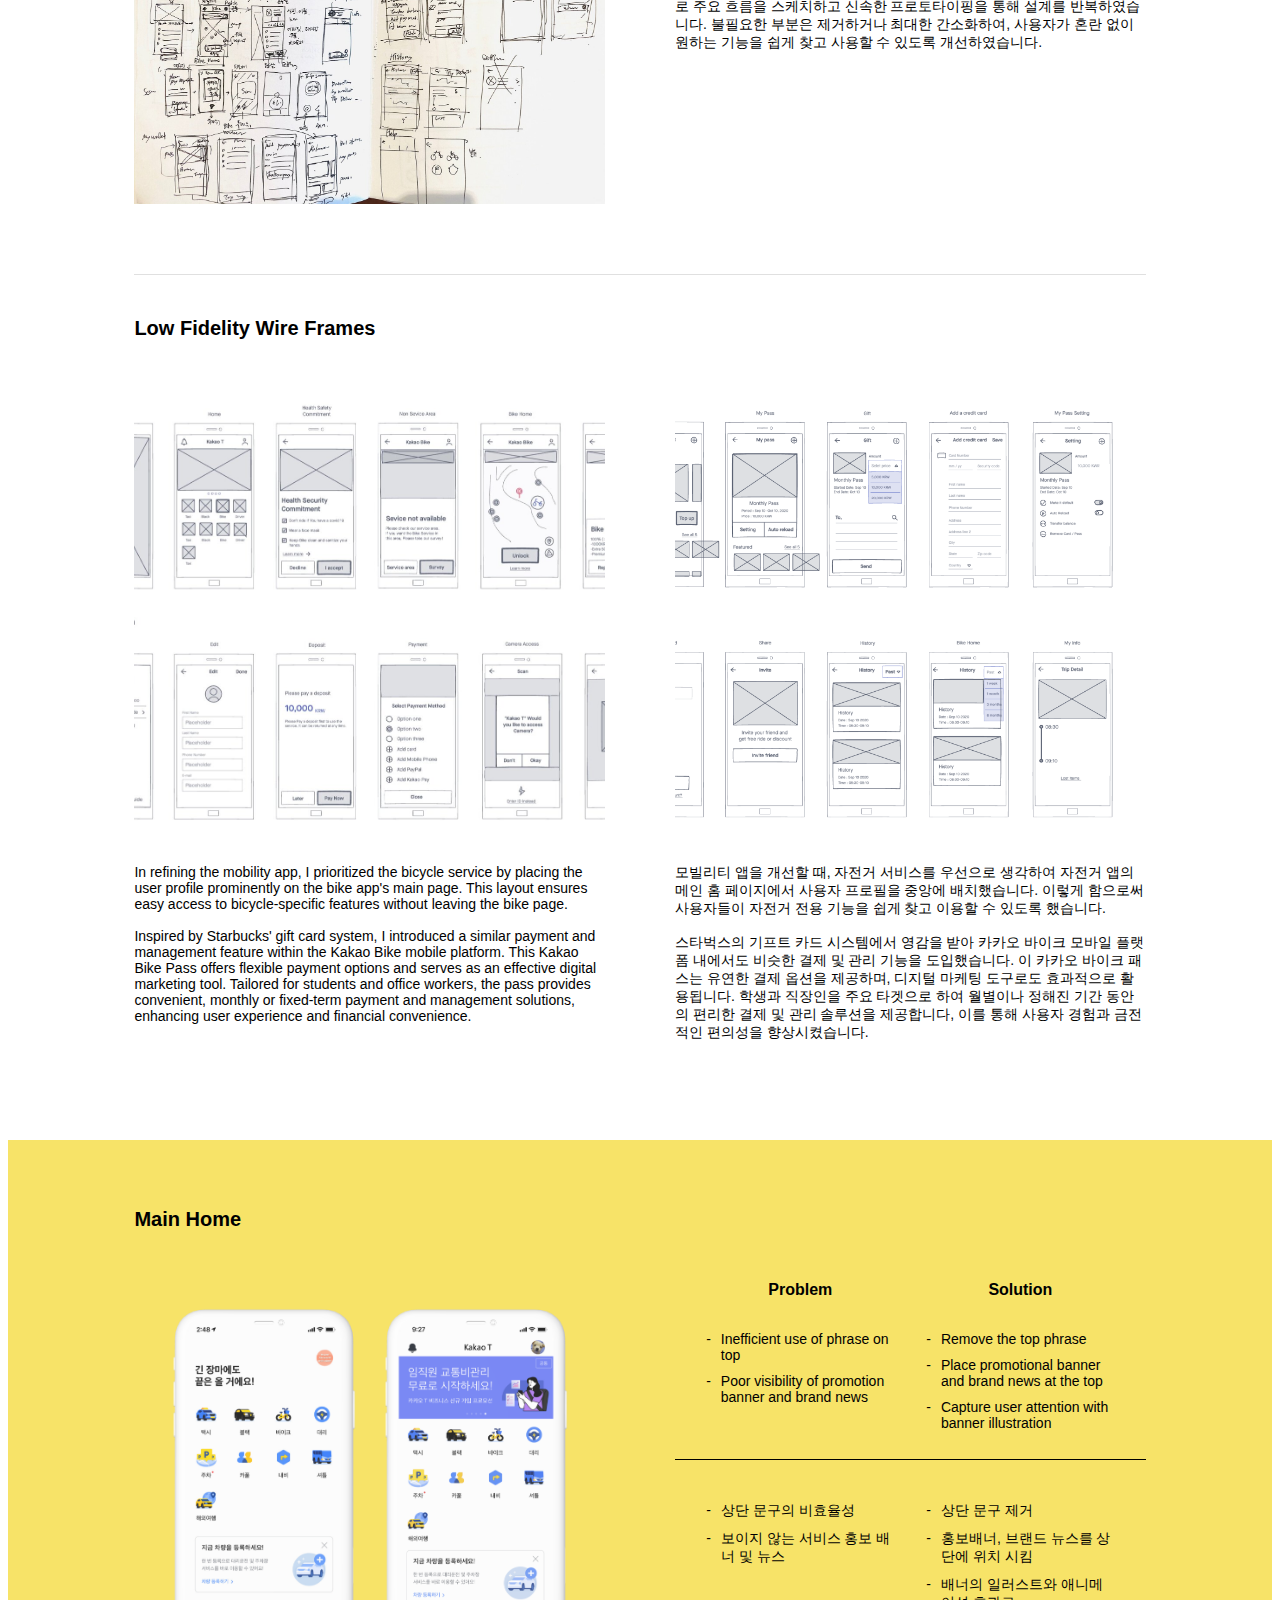
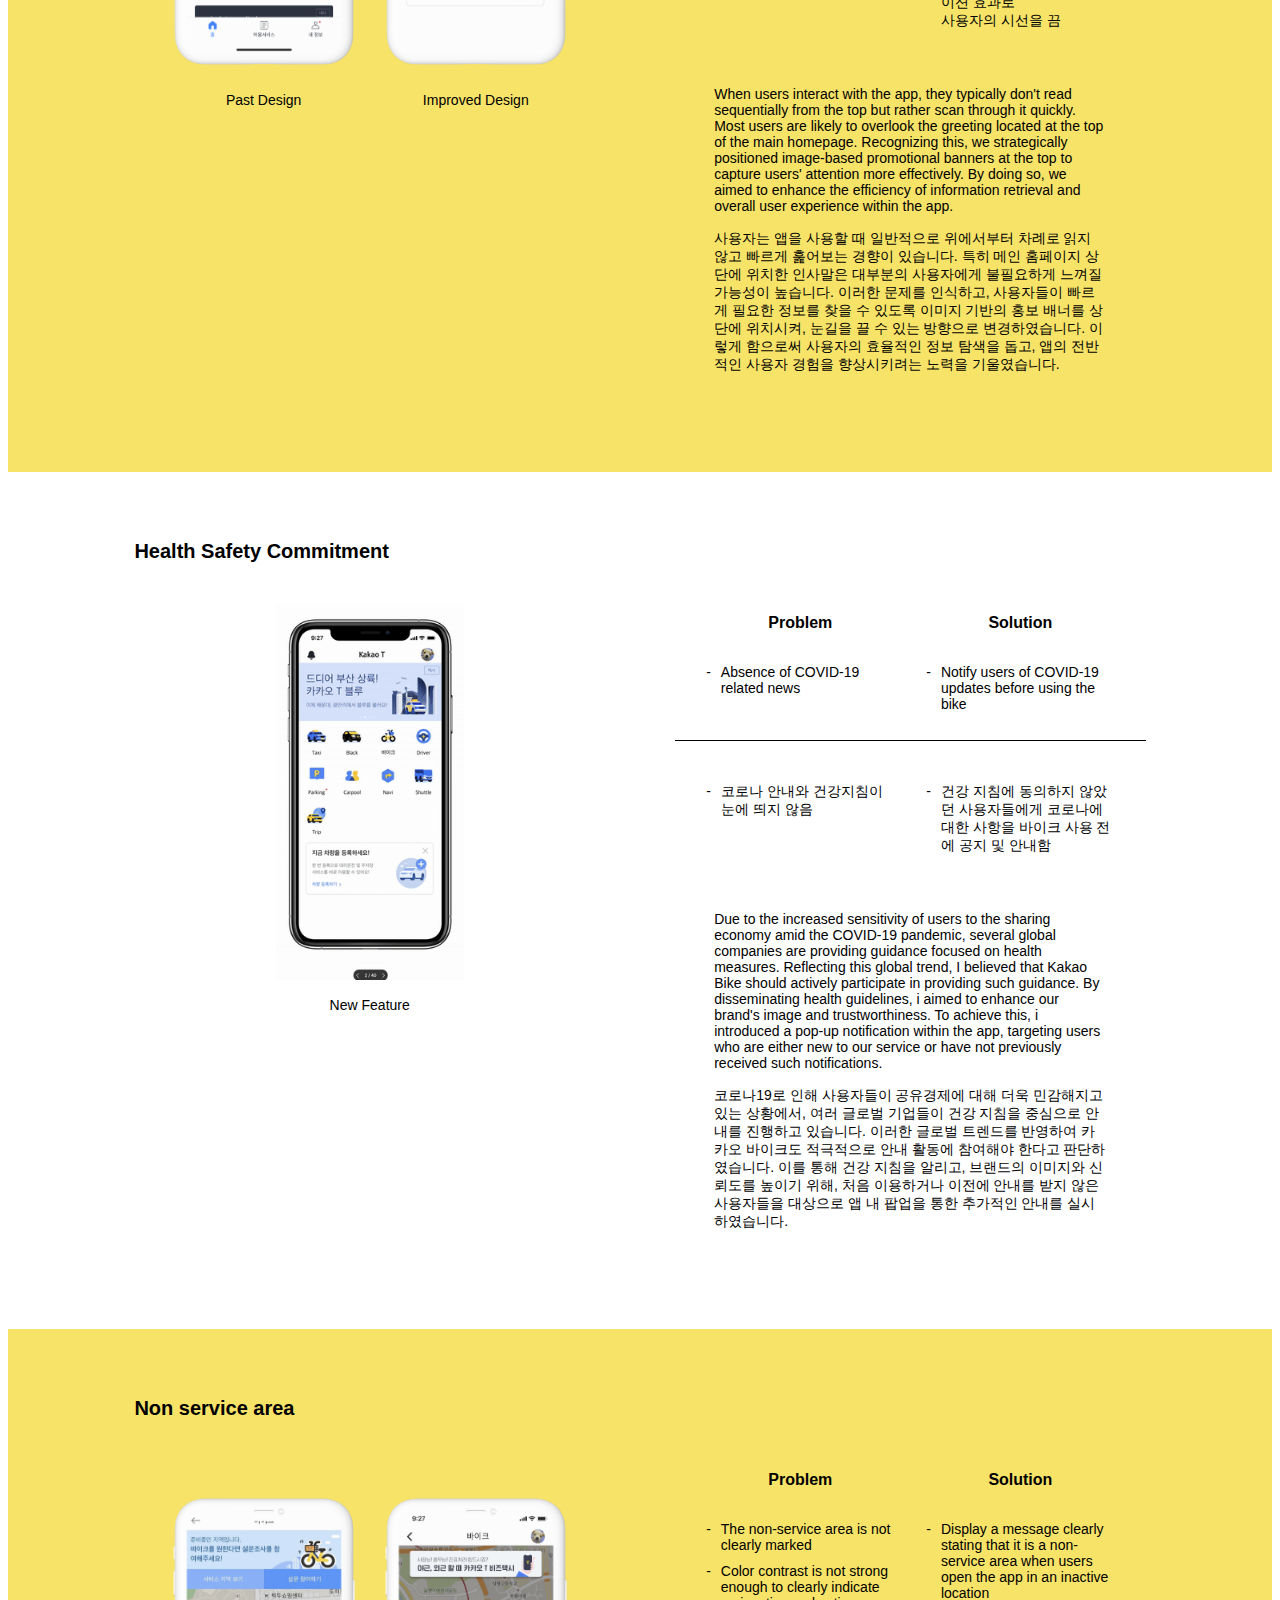
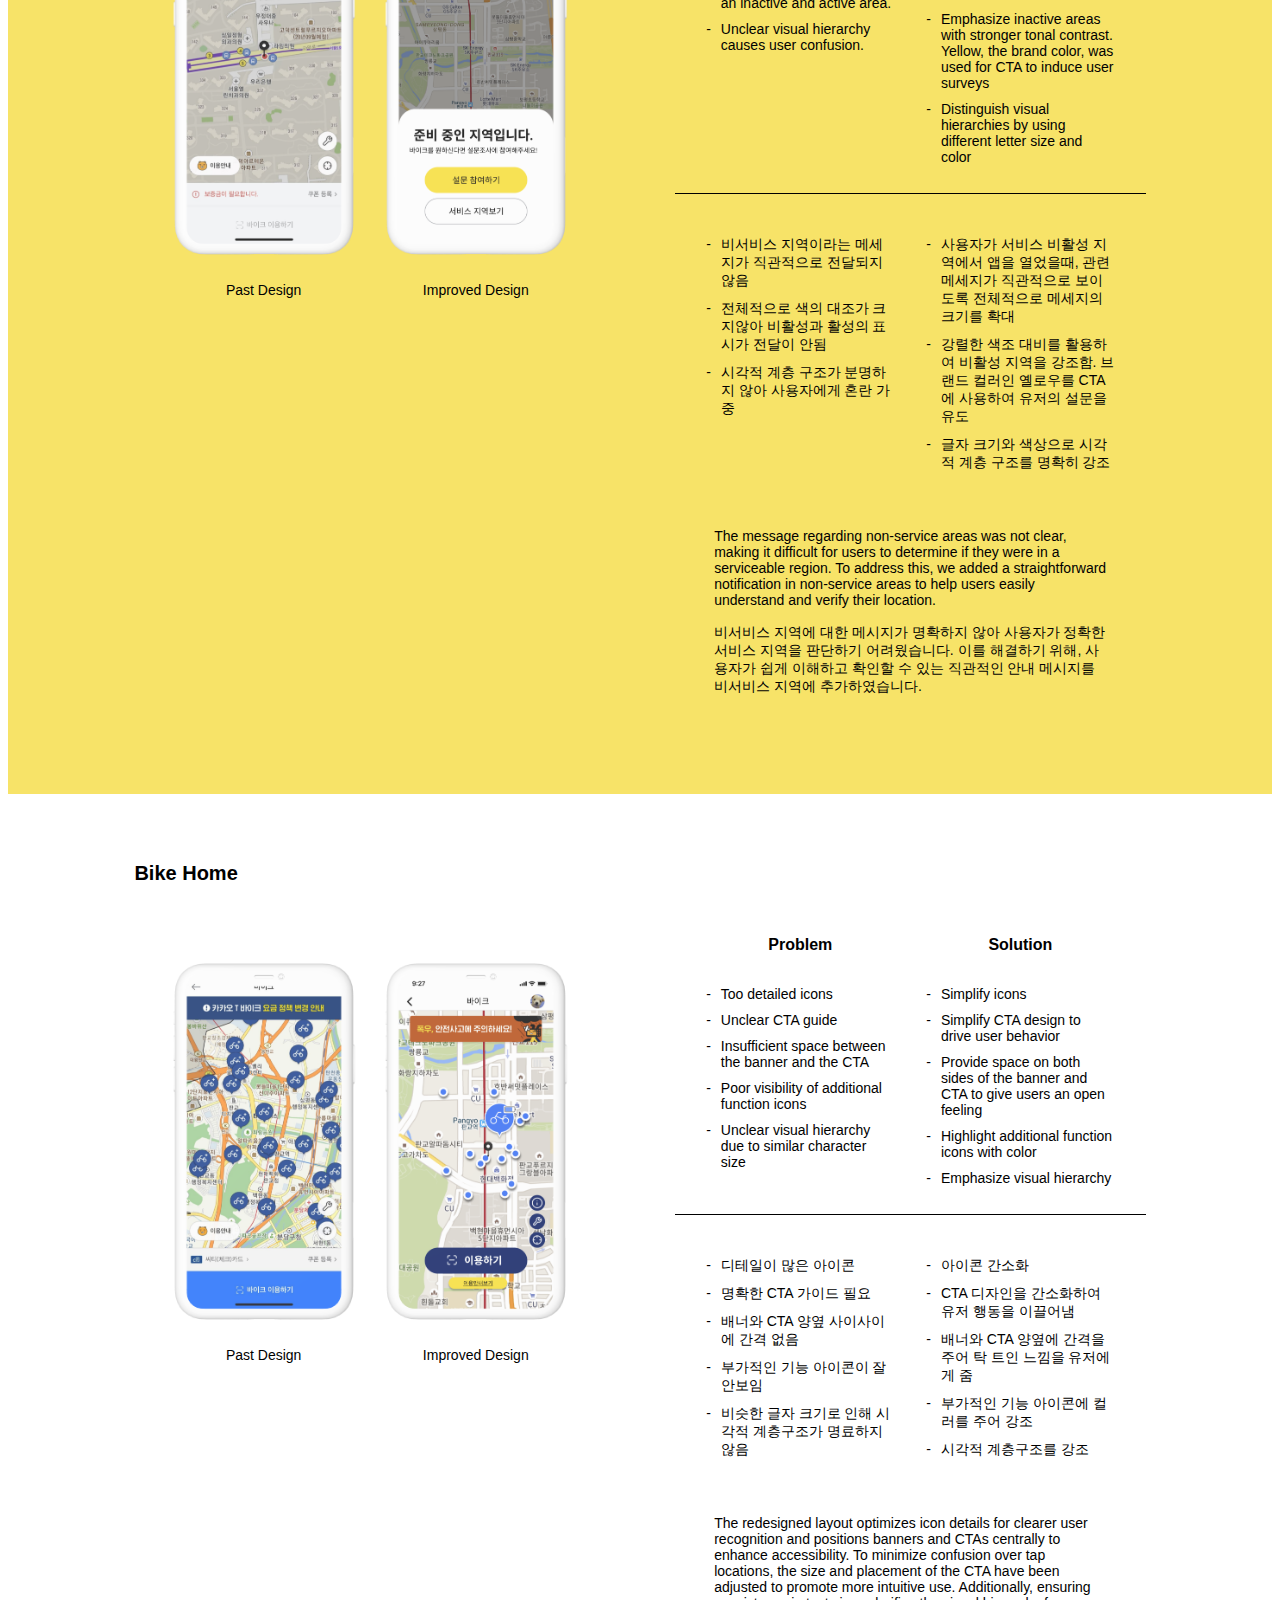
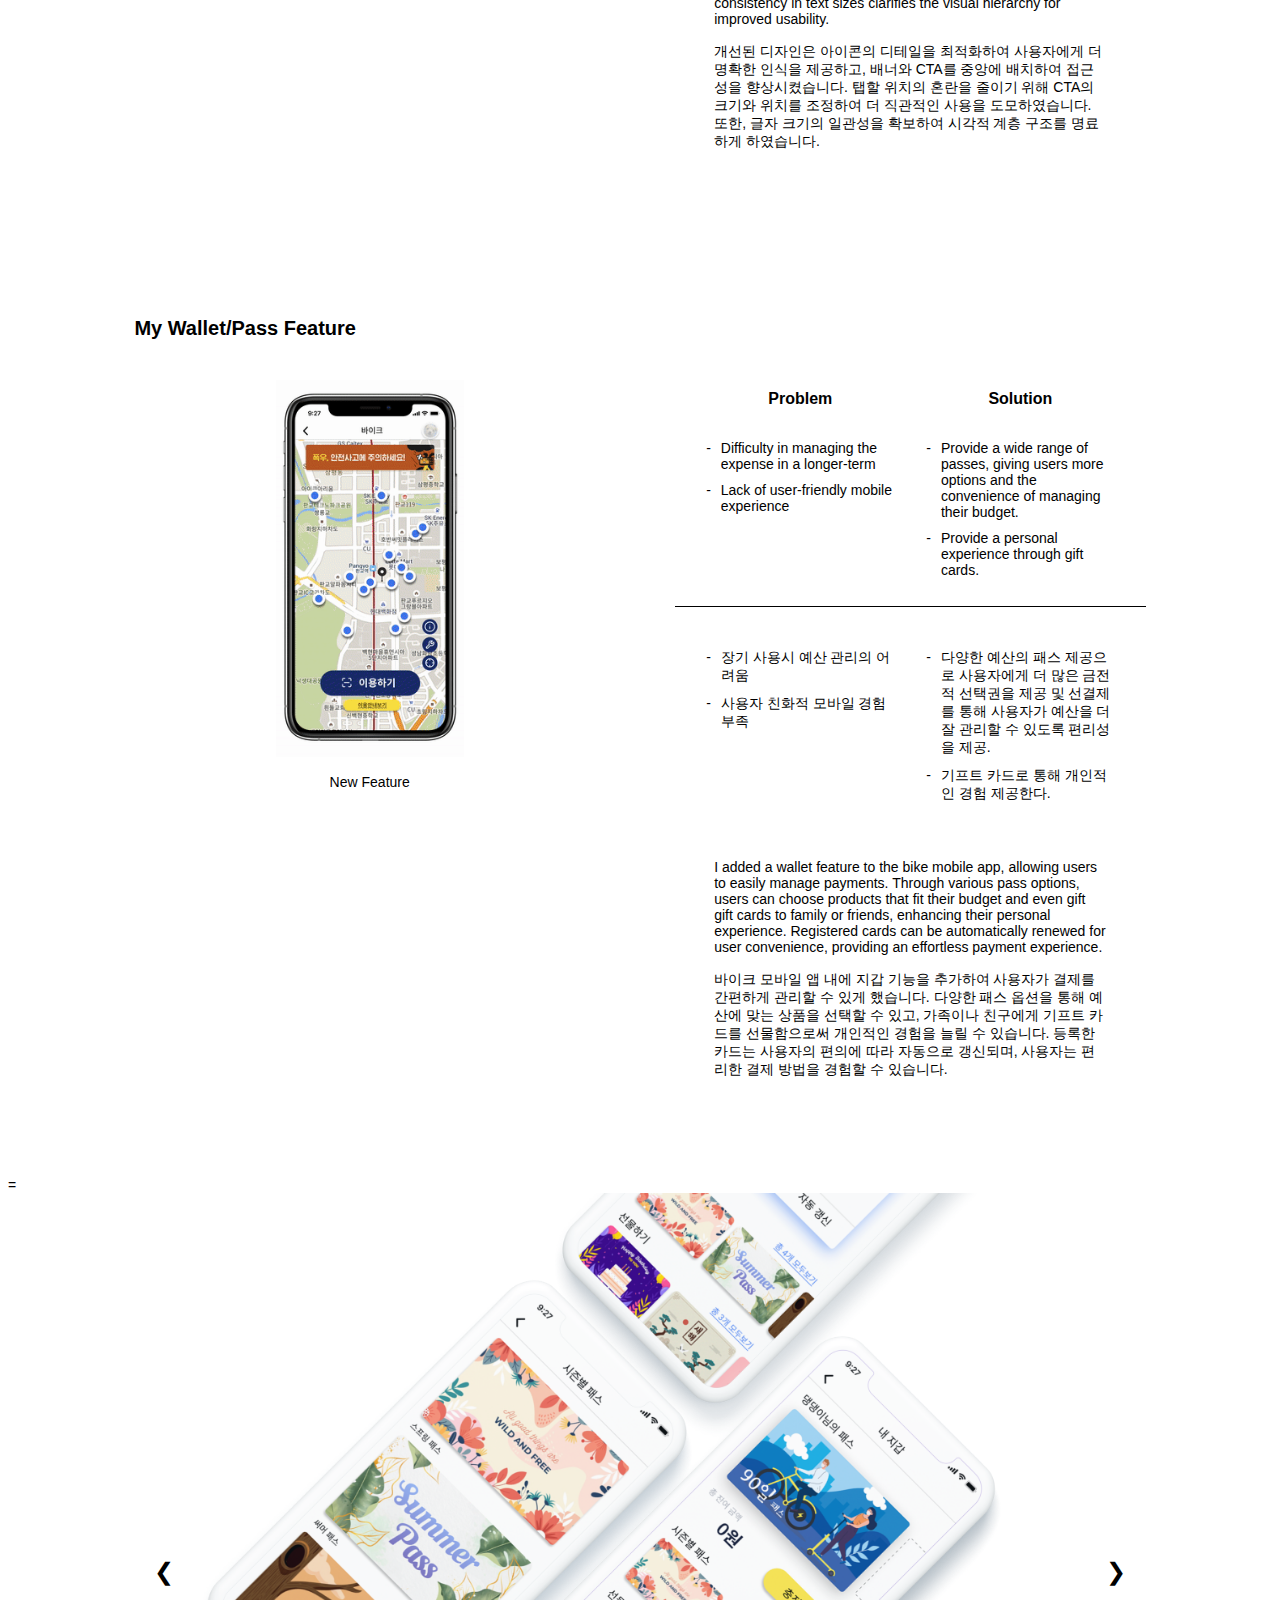
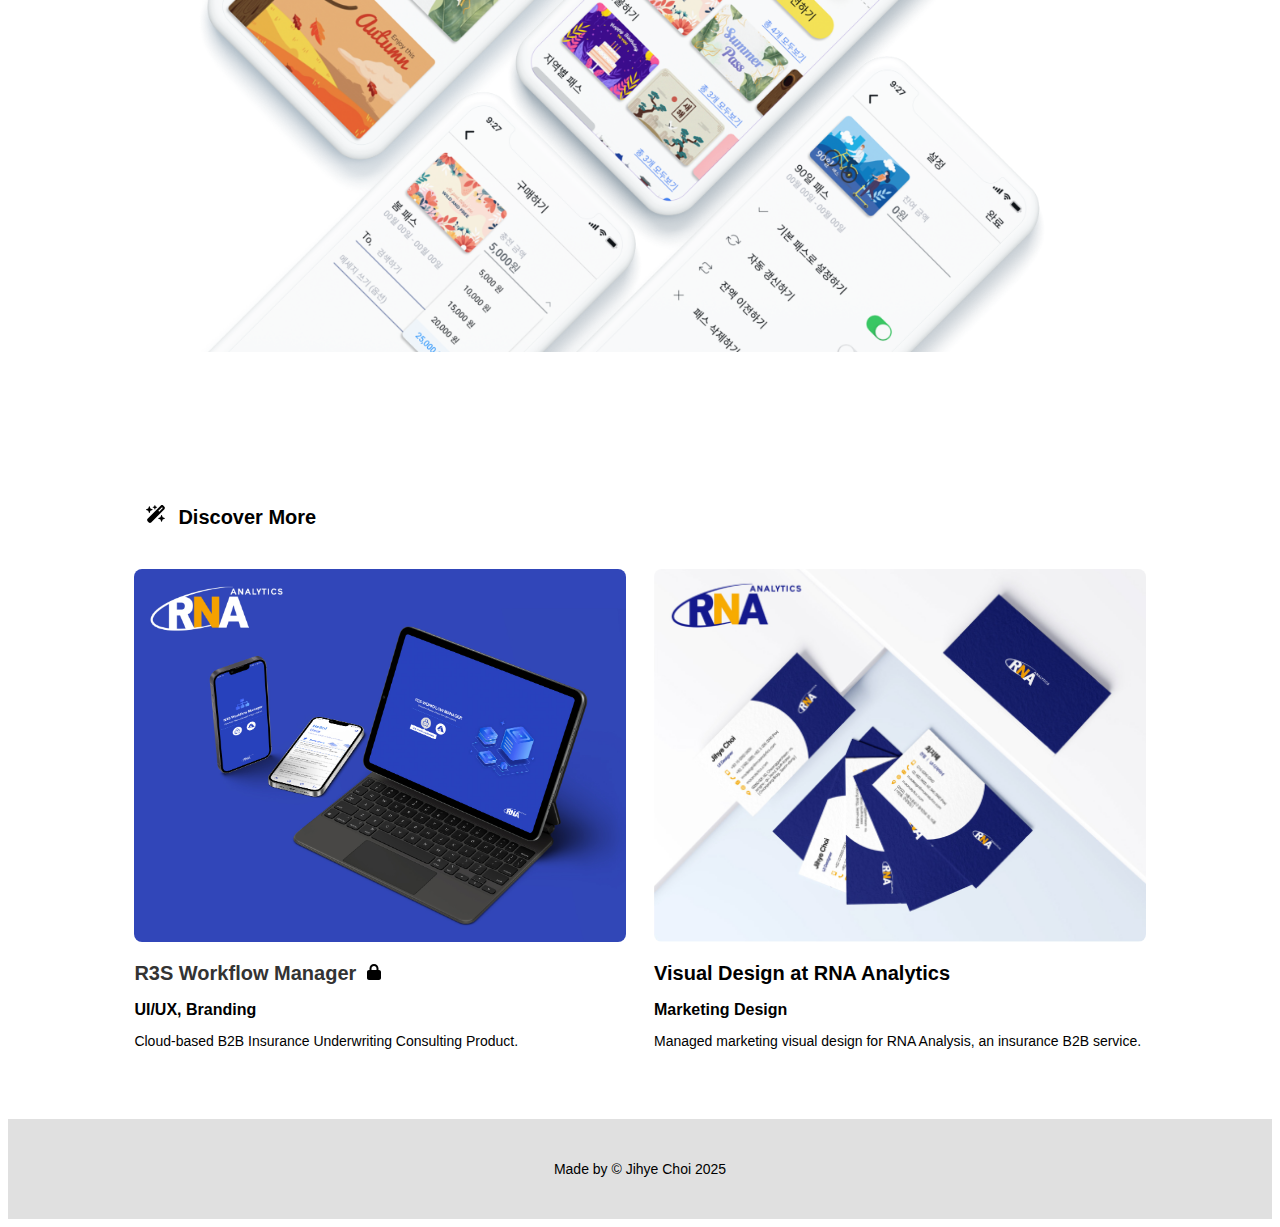
<file: Kakaot.html>
<!doctype html>
<html lang="en">
    <head>
        <meta charset="UTF-8" />
        <meta name="viewport" content="width=device-width, initial-scale=1.0" />
        <title>KakaoT</title>
        <link rel="stylesheet" href="Kakaot.css" />
        <!-- Font Awesome CDN 추가 -->
        <link rel="stylesheet" href="https://cdnjs.cloudflare.com/ajax/libs/font-awesome/5.15.3/css/all.min.css" />
    </head>

    <body onload="window.scrollTo(0, 0);">
        <!-- Header -->
        <div class="header">
            <div class="head-inner">
                <h1 class="home"><a href="index.html">JIHYE CHOI</a></h1>

                <ul>
                    <li><a class="pagelink" href="index.html">Work</a></li>
                    <li><a class="pagelink" href="#index.html">Fun</a></li>
                    <li><a class="pagelink" href="#indec.html">About</a></li>
                    <li>
                        <a class="pagelink" href="mailto:jihyechoi.design@gmail.com" title="Email me :)">Contact</a>
                    </li>

                    <li>
                        <a href="https://www.linkedin.com/in/jihyechoidesign/" target="_blank" class="social-icon">
                            <svg
                                xmlns="http://www.w3.org/2000/svg"
                                x="0px"
                                y="0px"
                                width="40"
                                height="40"
                                viewBox="0 0 50 50">
                                <polygon
                                    fill="#6189ff"
                                    points="16,2.483 10.002,5.946 10,5.945 10,33.66 34.001,47.516 40.001,44.052 40,16.34"></polygon>
                                <polygon fill="#577be6" points="40,16.34 16,2.483 10,5.947 34,19.804"></polygon>
                                <polygon
                                    fill="#4460b3"
                                    points="34,19.804 34.001,47.516 40.001,44.052 40,16.34"></polygon>
                                <polygon
                                    fill="#e6e6e6"
                                    points="15,13.453 14,14.03 14,15.185 15,16.917 16,17.494 17,16.917 17,15.762 16,14.03"></polygon>
                                <polygon fill="#e6e6e6" points="14,18.649 14,31.351 17,33.083 17,20.381"></polygon>
                                <polygon
                                    fill="#e6e6e6"
                                    points="28,26.732 24,24.423 22,25.577 22,23.268 19,21.536 19,34.238 22,35.97 22,27.887 23,27.309 26,29.041 27,30.773 27,38.856 30,40.588 30,30.196"></polygon>
                            </svg>
                        </a>
                    </li>
                </ul>
            </div>
        </div>

        <!--Banner Section-->

        <div class="top">
            <div class="banner">
                <img src="image/home/work/KakaoT/Header%20Image.jpeg" />
            </div>
        </div>

        <!-- Introduction -->

        <div class="introduction">
            <div class="container2" style="margin-bottom: 3em">
                <div class="box" id="Kakaologo">
                    <img src="image/home/work/KakaoT/Kakao_T_logo.png" id="logo" />
                    <h3 class="title" id="maintitle">UX Design for Kakao Bike</h3>
                    <h1 class="subtitle" style="margin-top: -0.2em">카카오 바이크 UX 디자인 / 2020</h1>
                    <p class="link" style="margin-top: -0.3em">
                        <a href="https://www.rnaanalytics.com" style="color: #222222"></a>
                    </p>
                </div>

                <div class="box" id="Kakaoinfo" style="width: 100%">
                    <p class="description" id="en">
                        Kakao Bike is a PAS-based electric bicycle sharing service provided by Kakao in South Korea.
                        Based on my experience as a global designer at Mobike, the world’s first shared bicycle company
                        from China, I explored the shared bicycle industry in Korea. I analyzed and pinpointed numerous
                        improvement areas in the current Kakao Bike app to suggest a more convenient user experience.
                    </p>
                    <br />
                    <p class="description" id="kr">
                        카카오 바이크는 카카오에서 제공하는 PAS 방식의 전기 자전거 공유 서비스입니다. 과거에 중국의 공유
                        자전거 회사에서 글로벌 디자이너로서 근무하면서, 한국의 공유 자전거 산업에 대한 큰 관심을 가지게
                        되었습니다. 이전의 경험과 개인적인 견해를 바탕으로 카카오 바이크 앱의 개선점을 찾아보고, 새로운
                        유저 서비스를 제안하는 것을 목표로 하였습니다.
                    </p>

                    <p id="link">
                        <a
                            href="https://www.figma.com/proto/mECEpzEWnR64AZqk71jbR9/Kakao-T-Bike?node-id=2-3&scaling=scale-down"
                            style="color: #222"
                            >Check Prototype
                            <svg
                                xmlns="http://www.w3.org/2000/svg"
                                viewBox="0 0 512 512"
                                style="width: 12px; color: #bdbdbd; margin-left: 0.5em">
                                <!--!Font Awesome Free 6.5.2 by @fontawesome - https://fontawesome.com License - https://fontawesome.com/license/free Copyright 2024 Fonticons, Inc.-->
                                <path
                                    d="M352 0c-12.9 0-24.6 7.8-29.6 19.8s-2.2 25.7 6.9 34.9L370.7 96 201.4 265.4c-12.5 12.5-12.5 32.8 0 45.3s32.8 12.5 45.3 0L416 141.3l41.4 41.4c9.2 9.2 22.9 11.9 34.9 6.9s19.8-16.6 19.8-29.6V32c0-17.7-14.3-32-32-32H352zM80 32C35.8 32 0 67.8 0 112V432c0 44.2 35.8 80 80 80H400c44.2 0 80-35.8 80-80V320c0-17.7-14.3-32-32-32s-32 14.3-32 32V432c0 8.8-7.2 16-16 16H80c-8.8 0-16-7.2-16-16V112c0-8.8 7.2-16 16-16H192c17.7 0 32-14.3 32-32s-14.3-32-32-32H80z" /></svg
                        ></a>
                    </p>
                </div>
            </div>
        </div>

        <!-- Process -->

        <div class="process">
            <!-- 1st line -->

            <div class="title">
                <h2 class="subtitle">User Flow</h2>
            </div>

            <div class="container2">
                <div class="box">
                    <img src="image/home/work/KakaoT/kakaot%20sketch.jpeg" />

                    <p></p>
                </div>

                <div class="box">
                    <p class="en">
                        By reviewing case studies from world-class mobility brands, such as Uber and Lyft, I sketched
                        user flows and repeatedly attempted to design an improved prototype. Unnecessary flows were
                        removed or simplified as much as possible to ensure an easy and simple user interface.
                        Minimizing the confusion and maximizing the desired function was my goal.
                    </p>

                    <p class="kr">
                        세계적인 공유 모빌리티 브랜드인 우버와 Lyft 등의 케이스 스터디를 바탕으로 주요 흐름을 스케치하고
                        신속한 프로토타이핑을 통해 설계를 반복하였습니다. 불필요한 부분은 제거하거나 최대한 간소화하여,
                        사용자가 혼란 없이 원하는 기능을 쉽게 찾고 사용할 수 있도록 개선하였습니다.
                    </p>
                </div>
            </div>

            <!-- 2nd line -->

            <div class="title">
                <h2 class="subtitle">Low Fidelity Wire Frames</h2>
            </div>

            <div class="container">
                <div class="box">
                    <img src="image/home/work/KakaoT/low_useflow1.png" class="imagestyle" />

                    <p class="en">
                        In refining the mobility app, I prioritized the bicycle service by placing the user profile
                        prominently on the bike app's main page. This layout ensures easy access to bicycle-specific
                        features without leaving the bike page.<br /><br />

                        Inspired by Starbucks' gift card system, I introduced a similar payment and management feature
                        within the Kakao Bike mobile platform. This Kakao Bike Pass offers flexible payment options and
                        serves as an effective digital marketing tool. Tailored for students and office workers, the
                        pass provides convenient, monthly or fixed-term payment and management solutions, enhancing user
                        experience and financial convenience.
                    </p>
                </div>

                <div class="box">
                    <img src="image/home/work/KakaoT/low_useflow2.png" class="imagestyle2" />

                    <p class="kr">
                        모빌리티 앱을 개선할 때, 자전거 서비스를 우선으로 생각하여 자전거 앱의 메인 홈 페이지에서 사용자
                        프로필을 중앙에 배치했습니다. 이렇게 함으로써 사용자들이 자전거 전용 기능을 쉽게 찾고 이용할 수
                        있도록 했습니다.<br /><br />

                        스타벅스의 기프트 카드 시스템에서 영감을 받아 카카오 바이크 모바일 플랫폼 내에서도 비슷한 결제
                        및 관리 기능을 도입했습니다. 이 카카오 바이크 패스는 유연한 결제 옵션을 제공하며, 디지털 마케팅
                        도구로도 효과적으로 활용됩니다. 학생과 직장인을 주요 타겟으로 하여 월별이나 정해진 기간 동안의
                        편리한 결제 및 관리 솔루션을 제공합니다, 이를 통해 사용자 경험과 금전적인 편의성을
                        향상시켰습니다.
                    </p>
                </div>
            </div>
        </div>

        <div class="process2" style="background">
            <!-- 3rd line -->

            <div class="boxcontent">
                <div class="title">
                    <h2 class="subtitle">Main Home</h2>
                </div>

                <div class="container">
                    <div class="box2">
                        <div class="image-container">
                            <div class="inline-image pastdesign">
                                <img src="image/home/work/KakaoT/past1.png" />
                                <p style="margin-top: -1em">Past Design</p>
                            </div>

                            <div class="inline-image improveddesign">
                                <img src="image/home/work/KakaoT/current1.png" />
                                <p style="margin-top: -1em">Improved Design</p>
                            </div>
                        </div>
                    </div>

                    <div class="box">
                        <div class="text-container" style="border-bottom: 0.2px solid #000; margin-bottom: 2em">
                            <div class="inline-text pastdesign" style="text-align: left">
                                <h1>Problem</h1>

                                <ul class="uleng">
                                    <li class="lieng">Inefficient use of phrase on top</li>
                                    <li class="lieng">Poor visibility of promotion banner and brand news</li>
                                </ul>
                            </div>

                            <div class="inline-text pastdesign" style="text-align: left">
                                <h1>Solution</h1>

                                <ul class="uleng">
                                    <li class="lieng">Remove the top phrase</li>
                                    <li class="lieng">Place promotional banner and brand news at the top</li>
                                    <li class="lieng">Capture user attention with banner illustration</li>
                                </ul>
                            </div>
                        </div>

                        <div class="text-container">
                            <div class="inline-text pastdesign" style="text-align: left">
                                <ul class="ulkr">
                                    <li class="lieng">상단 문구의 비효율성</li>
                                    <li class="lieng">보이지 않는 서비스 홍보 배너 및 뉴스</li>
                                </ul>
                            </div>

                            <div class="inline-text pastdesign" style="text-align: left">
                                <ul class="ulkr">
                                    <li class="lieng">상단 문구 제거</li>
                                    <li class="lieng">홍보배너, 브랜드 뉴스를 상단에 위치 시킴</li>
                                    <li class="lieng">
                                        배너의 일러스트와 애니메이션 효과로<br />
                                        사용자의 시선을 끔
                                    </li>
                                </ul>
                            </div>
                        </div>

                        <div class="text-container2">
                            <p>
                                When users interact with the app, they typically don't read sequentially from the top
                                but rather scan through it quickly. Most users are likely to overlook the greeting
                                located at the top of the main homepage. Recognizing this, we strategically positioned
                                image-based promotional banners at the top to capture users' attention more effectively.
                                By doing so, we aimed to enhance the efficiency of information retrieval and overall
                                user experience within the app. <br /><br />
                                사용자는 앱을 사용할 때 일반적으로 위에서부터 차례로 읽지 않고 빠르게 훑어보는 경향이
                                있습니다. 특히 메인 홈페이지 상단에 위치한 인사말은 대부분의 사용자에게 불필요하게
                                느껴질 가능성이 높습니다. 이러한 문제를 인식하고, 사용자들이 빠르게 필요한 정보를 찾을
                                수 있도록 이미지 기반의 홍보 배너를 상단에 위치시켜, 눈길을 끌 수 있는 방향으로
                                변경하였습니다. 이렇게 함으로써 사용자의 효율적인 정보 탐색을 돕고, 앱의 전반적인 사용자
                                경험을 향상시키려는 노력을 기울였습니다.
                            </p>
                        </div>
                    </div>
                </div>
            </div>
        </div>

        <div class="process1" id="background">
            <!-- 4th line -->

            <div class="boxcontent">
                <div class="title">
                    <h2 class="subtitle">Health Safety Commitment</h2>
                </div>

                <div class="container">
                    <div class="box2">
                        <div class="image-container">
                            <div class="inline-image improveddesign" style="height: 110%">
                                <img src="image/home/work/KakaoT/covidannoucemen_crop2.gif" />
                                <p>New Feature</p>
                            </div>
                        </div>
                    </div>

                    <div class="box">
                        <div class="text-container" style="border-bottom: 0.2px solid #000; margin-bottom: 2em">
                            <div class="inline-text pastdesign" style="text-align: left">
                                <h1>Problem</h1>

                                <ul class="uleng">
                                    <li class="lieng">Absence of COVID-19 related news</li>
                                </ul>
                            </div>

                            <div class="inline-text pastdesign" style="text-align: left">
                                <h1>Solution</h1>

                                <ul class="uleng">
                                    <li class="lieng">Notify users of COVID-19 updates before using the bike</li>
                                </ul>
                            </div>
                        </div>

                        <div class="text-container">
                            <div class="inline-text pastdesign" style="text-align: left">
                                <ul class="ulkr">
                                    <li class="lieng">코로나 안내와 건강지침이 눈에 띄지 않음</li>
                                </ul>
                            </div>

                            <div class="inline-text pastdesign" style="text-align: left">
                                <ul class="ulkr">
                                    <li class="lieng">
                                        건강 지침에 동의하지 않았던 사용자들에게 코로나에 대한 사항을 바이크 사용 전에
                                        공지 및 안내함
                                    </li>
                                </ul>
                            </div>
                        </div>

                        <div class="text-container2">
                            <p>
                                Due to the increased sensitivity of users to the sharing economy amid the COVID-19
                                pandemic, several global companies are providing guidance focused on health measures.
                                Reflecting this global trend, I believed that Kakao Bike should actively participate in
                                providing such guidance. By disseminating health guidelines, i aimed to enhance our
                                brand's image and trustworthiness. To achieve this, i introduced a pop-up notification
                                within the app, targeting users who are either new to our service or have not previously
                                received such notifications. <br /><br />
                                코로나19로 인해 사용자들이 공유경제에 대해 더욱 민감해지고 있는 상황에서, 여러 글로벌
                                기업들이 건강 지침을 중심으로 안내를 진행하고 있습니다. 이러한 글로벌 트렌드를 반영하여
                                카카오 바이크도 적극적으로 안내 활동에 참여해야 한다고 판단하였습니다. 이를 통해 건강
                                지침을 알리고, 브랜드의 이미지와 신뢰도를 높이기 위해, 처음 이용하거나 이전에 안내를
                                받지 않은 사용자들을 대상으로 앱 내 팝업을 통한 추가적인 안내를 실시하였습니다.
                            </p>
                        </div>
                    </div>
                </div>
            </div>
        </div>

        <div class="process2" id="background1">
            <!-- 5th line -->

            <div class="boxcontent">
                <div class="title">
                    <h2 class="subtitle">Non service area</h2>
                </div>

                <div class="container">
                    <div class="box2">
                        <div class="image-container">
                            <div class="inline-image pastdesign">
                                <img src="image/home/work/KakaoT/nonservice_past_m.png" />
                                <p style="margin-top: -1em">Past Design</p>
                            </div>

                            <div class="inline-image improveddesign">
                                <img src="image/home/work/KakaoT/nonservice_current_m.png" />
                                <p style="margin-top: -1em">Improved Design</p>
                            </div>
                        </div>
                    </div>

                    <div class="box">
                        <div class="text-container" style="border-bottom: 0.2px solid #000; margin-bottom: 2em">
                            <div class="inline-text pastdesign" style="text-align: left">
                                <h1>Problem</h1>

                                <ul class="uleng">
                                    <li class="lieng">The non-service area is not clearly marked</li>
                                    <li class="lieng">
                                        Color contrast is not strong enough to clearly indicate an inactive and active
                                        area.
                                    </li>
                                    <li class="lieng">Unclear visual hierarchy causes user confusion.</li>
                                </ul>
                            </div>

                            <div class="inline-text pastdesign" style="text-align: left">
                                <h1>Solution</h1>

                                <ul class="uleng">
                                    <li class="lieng">
                                        Display a message clearly stating that it is a non-service area when users open
                                        the app in an inactive location
                                    </li>
                                    <li class="lieng">
                                        Emphasize inactive areas with stronger tonal contrast. Yellow, the brand color,
                                        was used for CTA to induce user surveys
                                    </li>
                                    <li class="lieng">
                                        Distinguish visual hierarchies by using different letter size and color
                                    </li>
                                </ul>
                            </div>
                        </div>

                        <div class="text-container">
                            <div class="inline-text pastdesign" style="text-align: left">
                                <ul class="ulkr">
                                    <li class="lieng">비서비스 지역이라는 메세지가 직관적으로 전달되지 않음</li>
                                    <li class="lieng">
                                        전체적으로 색의 대조가 크지않아 비활성과 활성의 표시가 전달이 안됨
                                    </li>
                                    <li class="lieng">시각적 계층 구조가 분명하지 않아 사용자에게 혼란 가중</li>
                                </ul>
                            </div>

                            <div class="inline-text pastdesign" style="text-align: left">
                                <ul class="ulkr">
                                    <li class="lieng">
                                        사용자가 서비스 비활성 지역에서 앱을 열었을때, 관련 메세지가 직관적으로 보이도록
                                        전체적으로 메세지의 크기를 확대
                                    </li>
                                    <li class="lieng">
                                        강렬한 색조 대비를 활용하여 비활성 지역을 강조함. 브랜드 컬러인 옐로우를 CTA에
                                        사용하여 유저의 설문을 유도
                                    </li>
                                    <li class="lieng">글자 크기와 색상으로 시각적 계층 구조를 명확히 강조</li>
                                </ul>
                            </div>
                        </div>

                        <div class="text-container2">
                            <p>
                                The message regarding non-service areas was not clear, making it difficult for users to
                                determine if they were in a serviceable region. To address this, we added a
                                straightforward notification in non-service areas to help users easily understand and
                                verify their location. <br /><br />
                                비서비스 지역에 대한 메시지가 명확하지 않아 사용자가 정확한 서비스 지역을 판단하기
                                어려웠습니다. 이를 해결하기 위해, 사용자가 쉽게 이해하고 확인할 수 있는 직관적인 안내
                                메시지를 비서비스 지역에 추가하였습니다.
                            </p>
                        </div>
                    </div>
                </div>
            </div>
        </div>

        <div class="process1" id="background2">
            <!-- 6th line -->

            <div class="boxcontent">
                <div class="title">
                    <h2 class="subtitle">Bike Home</h2>
                </div>

                <div class="container">
                    <div class="box2">
                        <div class="image-container">
                            <div class="inline-image pastdesign">
                                <img src="image/home/work/KakaoT/bike%20home_past.png" />
                                <p style="margin-top: -1em">Past Design</p>
                            </div>

                            <div class="inline-image improveddesign">
                                <img src="image/home/work/KakaoT/bike%20home_current.png" />
                                <p style="margin-top: -1em">Improved Design</p>
                            </div>
                        </div>
                    </div>

                    <div class="box">
                        <div class="text-container" style="border-bottom: 0.2px solid #000; margin-bottom: 2em">
                            <div class="inline-text pastdesign" style="text-align: left">
                                <h1>Problem</h1>

                                <ul class="uleng">
                                    <li class="lieng">Too detailed icons</li>
                                    <li class="lieng">Unclear CTA guide</li>
                                    <li class="lieng">Insufficient space between the banner and the CTA</li>
                                    <li class="lieng">Poor visibility of additional function icons</li>
                                    <li class="lieng">Unclear visual hierarchy due to similar character size</li>
                                </ul>
                            </div>

                            <div class="inline-text pastdesign" style="text-align: left">
                                <h1>Solution</h1>

                                <ul class="uleng">
                                    <li class="lieng">Simplify icons</li>
                                    <li class="lieng">Simplify CTA design to drive user behavior</li>
                                    <li class="lieng">
                                        Provide space on both sides of the banner and CTA to give users an open feeling
                                    </li>
                                    <li class="lieng">Highlight additional function icons with color</li>

                                    <li class="lieng">Emphasize visual hierarchy</li>
                                </ul>
                            </div>
                        </div>

                        <div class="text-container">
                            <div class="inline-text pastdesign" style="text-align: left">
                                <ul class="ulkr">
                                    <li class="lieng">디테일이 많은 아이콘</li>
                                    <li class="lieng">명확한 CTA 가이드 필요</li>
                                    <li class="lieng">배너와 CTA 양옆 사이사이에 간격 없음</li>
                                    <li class="lieng">부가적인 기능 아이콘이 잘 안보임</li>
                                    <li class="lieng">비슷한 글자 크기로 인해 시각적 계층구조가 명료하지 않음</li>
                                </ul>
                            </div>

                            <div class="inline-text pastdesign" style="text-align: left">
                                <ul class="ulkr">
                                    <li class="lieng">아이콘 간소화</li>
                                    <li class="lieng">CTA 디자인을 간소화하여 유저 행동을 이끌어냄</li>
                                    <li class="lieng">배너와 CTA 양옆에 간격을 주어 탁 트인 느낌을 유저에게 줌</li>
                                    <li class="lieng">부가적인 기능 아이콘에 컬러를 주어 강조</li>

                                    <li class="lieng">시각적 계층구조를 강조</li>
                                </ul>
                            </div>
                        </div>

                        <div class="text-container2">
                            <p>
                                The redesigned layout optimizes icon details for clearer user recognition and positions
                                banners and CTAs centrally to enhance accessibility. To minimize confusion over tap
                                locations, the size and placement of the CTA have been adjusted to promote more
                                intuitive use. Additionally, ensuring consistency in text sizes clarifies the visual
                                hierarchy for improved usability. <br /><br />
                                개선된 디자인은 아이콘의 디테일을 최적화하여 사용자에게 더 명확한 인식을 제공하고,
                                배너와 CTA를 중앙에 배치하여 접근성을 향상시켰습니다. 탭할 위치의 혼란을 줄이기 위해
                                CTA의 크기와 위치를 조정하여 더 직관적인 사용을 도모하였습니다. 또한, 글자 크기의
                                일관성을 확보하여 시각적 계층 구조를 명료하게 하였습니다.
                            </p>
                        </div>
                    </div>
                </div>
            </div>
        </div>

        <div class="process1" id="background3">
            <!-- 7th line -->

            <div class="boxcontent">
                <div class="title">
                    <h2 class="subtitle">My Wallet/Pass Feature</h2>
                </div>

                <div class="container">
                    <div class="box2">
                        <div class="image-container">
                            <div class="inline-image improveddesign" style="height: 110%">
                                <img src="image/home/work/KakaoT/pass-ezgif.com-cut.gif" />
                                <p>New Feature</p>
                            </div>
                        </div>
                    </div>

                    <div class="box">
                        <div class="text-container" style="border-bottom: 0.2px solid #000; margin-bottom: 2em">
                            <div class="inline-text pastdesign" style="text-align: left">
                                <h1>Problem</h1>

                                <ul class="uleng">
                                    <li class="lieng">Difficulty in managing the expense in a longer-term</li>
                                    <li class="lieng">Lack of user-friendly mobile experience</li>
                                </ul>
                            </div>

                            <div class="inline-text pastdesign" style="text-align: left">
                                <h1>Solution</h1>

                                <ul class="uleng">
                                    <li class="lieng">
                                        Provide a wide range of passes, giving users more options and the convenience of
                                        managing their budget.
                                    </li>
                                    <li class="lieng">Provide a personal experience through gift cards.</li>
                                </ul>
                            </div>
                        </div>

                        <div class="text-container">
                            <div class="inline-text pastdesign" style="text-align: left">
                                <ul class="ulkr">
                                    <li class="lieng">장기 사용시 예산 관리의 어려움</li>
                                    <li class="lieng">사용자 친화적 모바일 경험 부족</li>
                                </ul>
                            </div>

                            <div class="inline-text pastdesign" style="text-align: left">
                                <ul class="ulkr">
                                    <li class="lieng">
                                        다양한 예산의 패스 제공으로 사용자에게 더 많은 금전적 선택권을 제공 및 선결제를
                                        통해 사용자가 예산을 더 잘 관리할 수 있도록 편리성을 제공.
                                    </li>
                                    <li class="lieng">기프트 카드로 통해 개인적인 경험 제공한다.</li>
                                </ul>
                            </div>
                        </div>

                        <div class="text-container2">
                            <p>
                                I added a wallet feature to the bike mobile app, allowing users to easily manage
                                payments. Through various pass options, users can choose products that fit their budget
                                and even gift gift cards to family or friends, enhancing their personal experience.
                                Registered cards can be automatically renewed for user convenience, providing an
                                effortless payment experience. <br /><br />
                                바이크 모바일 앱 내에 지갑 기능을 추가하여 사용자가 결제를 간편하게 관리할 수 있게
                                했습니다. 다양한 패스 옵션을 통해 예산에 맞는 상품을 선택할 수 있고, 가족이나 친구에게
                                기프트 카드를 선물함으로써 개인적인 경험을 늘릴 수 있습니다. 등록한 카드는 사용자의
                                편의에 따라 자동으로 갱신되며, 사용자는 편리한 결제 방법을 경험할 수 있습니다.
                            </p>
                        </div>
                    </div>
                </div>
            </div>
        </div>

        =

        <!-- slider -->

        <div class="process" id="background4">
            <div class="slider-container">
                <button class="prev-btn" onclick="moveSlide(-1)">&#10094;</button>
                <div class="slider">
                    <img class="slide" src="image/home/work/KakaoT/kakaomockup.png" />

                    <!-- 추가로 슬라이드할 이미지들 -->

                    <button class="next-btn" onclick="moveSlide(1)">&#10095;</button>
                </div>
            </div>
        </div>

        <!-- Other works -->

        <div class="process">
            <div class="title">
                <h2 class="subtitle">
                    <svg xmlns="http://www.w3.org/2000/svg" viewBox="0 0 576 512">
                        <!--!Font Awesome Free 6.5.2 by @fontawesome - https://fontawesome.com License - https://fontawesome.com/license/free Copyright 2024 Fonticons, Inc.-->
                        <path
                            d="M234.7 42.7L197 56.8c-3 1.1-5 4-5 7.2s2 6.1 5 7.2l37.7 14.1L248.8 123c1.1 3 4 5 7.2 5s6.1-2 7.2-5l14.1-37.7L315 71.2c3-1.1 5-4 5-7.2s-2-6.1-5-7.2L277.3 42.7 263.2 5c-1.1-3-4-5-7.2-5s-6.1 2-7.2 5L234.7 42.7zM46.1 395.4c-18.7 18.7-18.7 49.1 0 67.9l34.6 34.6c18.7 18.7 49.1 18.7 67.9 0L529.9 116.5c18.7-18.7 18.7-49.1 0-67.9L495.3 14.1c-18.7-18.7-49.1-18.7-67.9 0L46.1 395.4zM484.6 82.6l-105 105-23.3-23.3 105-105 23.3 23.3zM7.5 117.2C3 118.9 0 123.2 0 128s3 9.1 7.5 10.8L64 160l21.2 56.5c1.7 4.5 6 7.5 10.8 7.5s9.1-3 10.8-7.5L128 160l56.5-21.2c4.5-1.7 7.5-6 7.5-10.8s-3-9.1-7.5-10.8L128 96 106.8 39.5C105.1 35 100.8 32 96 32s-9.1 3-10.8 7.5L64 96 7.5 117.2zm352 256c-4.5 1.7-7.5 6-7.5 10.8s3 9.1 7.5 10.8L416 416l21.2 56.5c1.7 4.5 6 7.5 10.8 7.5s9.1-3 10.8-7.5L480 416l56.5-21.2c4.5-1.7 7.5-6 7.5-10.8s-3-9.1-7.5-10.8L480 352l-21.2-56.5c-1.7-4.5-6-7.5-10.8-7.5s-9.1 3-10.8 7.5L416 352l-56.5 21.2z" /></svg
                    >Discover More
                </h2>
            </div>

            <div class="container3">
                <div class="workbox" id="box1" title="Click to check!">
                    <!-- password-->

                    <div class="image">
                        <img
                            src="image/home/work/RNA_WM_Blue.jpg"
                            alt=""
                            id="imageClick"
                            onclick="showPasswordModal()" />
                    </div>

                    <div class="text">
                        <div class="title-wrapper" id="imageClick2" onclick="showPasswordModal()">
                            <h2 class="subtitle2">
                                <a class="pagelink"
                                    >R3S Workflow Manager
                                    <svg xmlns="http://www.w3.org/2000/svg" viewBox="0 0 448 512">
                                        <!--!Font Awesome Free 6.5.2 by @fontawesome - https://fontawesome.com License - https://fontawesome.com/license/free Copyright 2024 Fonticons, Inc.-->
                                        <path
                                            d="M144 144v48H304V144c0-44.2-35.8-80-80-80s-80 35.8-80 80zM80 192V144C80 64.5 144.5 0 224 0s144 64.5 144 144v48h16c35.3 0 64 28.7 64 64V448c0 35.3-28.7 64-64 64H64c-35.3 0-64-28.7-64-64V256c0-35.3 28.7-64 64-64H80z" /></svg
                                ></a>
                            </h2>
                        </div>
                        <h1>UI/UX, Branding</h1>
                        <p>Cloud-based B2B Insurance Underwriting Consulting Product.</p>
                    </div>
                </div>

                <div class="workbox" id="box3" title="Click to check!">
                    <div class="image">
                        <a href="RNA.html"> <img src="image/home/work/RNA2.jpg" alt="visual" /></a>
                    </div>
                    <div class="text">
                        <div class="title-wrapper">
                            <h2 class="subtitle2">Visual Design at RNA Analytics</h2>
                        </div>
                        <h1>Marketing Design</h1>
                        <p>Managed marketing visual design for RNA Analysis, an insurance B2B service.</p>
                    </div>
                </div>
            </div>
        </div>

        <!-- footer section-->

        <div class="footer">
            <div class="footercontent">
                <p id="footer">Made by &copy; Jihye Choi 2025</p>
            </div>
        </div>
        <!-- footer end-->

        <!--slide-->

        <script>
            let slideIndex = 0;

            function moveSlide(n) {
                const slides = document.querySelectorAll(".slide");
                const slider = document.querySelector(".slider");
                if (slideIndex === 0 && n === -1) {
                    slideIndex = slides.length - 1;
                } else if (slideIndex === slides.length - 1 && n === 1) {
                    slideIndex = 0;
                } else {
                    slideIndex += n;
                }
                slider.style.transform = `translateX(-${slideIndex * 100}%)`;
            }

            // 자동 슬라이드
            setInterval(() => {
                moveSlide2(1);
            }, intervalTime);
        </script>

        <!-- 패스워드 입력 폼 -->
        <div id="passwordModal" class="modal" style="display: none">
            <div class="modal-content">
                <span class="close-btn" onclick="closeModal()">&times;</span>
                <input type="password" id="passwordInput" placeholder="Enter Password" />
                <button onclick="validatePassword()">Submit</button>
            </div>
        </div>

        <script>
            (function () {
                "use strict"; // 엄격 모드 활성화

                window.showPasswordModal = function () {
                    let modal = document.getElementById("passwordModal");
                    modal.style.display = "block";
                };

                window.closeModal = function () {
                    let modal = document.getElementById("passwordModal");
                    modal.style.display = "none";
                };

                function validatePassword() {
                    let password = document.getElementById("passwordInput").value;
                    // 여기에 비밀번호를 설정합니다.
                    let correctPassword = "4202";

                    if (password === correctPassword) {
                        window.location.href = "WM.html";
                        return true;
                    } else {
                        alert("Incorrect password. Please try again.");
                        return false;
                    }
                }
            })();

            function validatePassword() {
                let password = document.getElementById("passwordInput").value;
                // 여기에 비밀번호를 설정합니다.
                let correctPassword = "5202";

                if (password === correctPassword) {
                    console.log("Correct password. Redirecting to WM.html...");
                    window.location.href = "WM.html";
                    return true;
                } else {
                    console.log("Incorrect password entered.");
                    alert("Incorrect password. Please try again.");
                    return false;
                }
            }
        </script>
    </body>
</html>
</file>
<file: ID_Bracelet.css>
/* Universal Styles */
html {
    font-size: 14px;
    font-family: Arial, sans-serif;

    -webkit-font-smoothing: antialiased;
}

.dm-serif-display-regular {
    font-family: "DM Serif Display", serif;
    font-weight: 400;
    font-style: normal;
}

.dm-serif-display-regular-italic {
    font-family: "DM Serif Display", serif;
    font-weight: 400;
    font-style: italic;
}

.spectral-medium-italic {
    font-family: "Spectral", serif;
    font-weight: 500;
    font-style: italic;
}

.spectral-semibold-italic {
    font-family: "Spectral", serif;
    font-weight: 600;
    font-style: italic;
}

.spectral-bold-italic {
    font-family: "Spectral", serif;
    font-weight: 700;
    font-style: italic;
}

body {
    background-color: #fff;
}

h1 {
    font-size: 16px;
    font-weight: 100px;
    color: #000;
}

h2 {
    font-size: 32px;
    font-weight: 400px;
    color: #000;
}

h3 {
    font-size: 40px;
    color: #000;
    line-height: 1.3em;

    font-family: "DM Serif Display", serif;
    font-weight: 400;
    font-style: italic;
}

h4 {
    font-family: "DM Serif Display", serif;
    font-style: normal;
    font-size: 48px;
    color: #000000;
    line-height: 1em;
    margin: 0.5em 0 0.5em 0;
}

p {
    /* intentionally left blank */
    color: #000;
}

a {
    text-decoration: none;
}

/* Header */

.header {
    position: fixed;
    top: 0;
    width: 100%; /* Adjusted width considering margins */
    background-color: #fff;
    font-size: 16px;
    padding: 1em 0; /* Adjusted padding */
    z-index: 1000; /* 헤더의 z-index를 설정하여 다른 요소보다 위에 표시되도록 합니다 */
    height: min-content;
}

.head-inner {
    width: 90%;
    margin: 0 auto;
    display: flex;
    justify-content: space-between;
    align-items: center;
}

/* Right-aligned ul */
.header ul {
    margin: 0; /* Reset margin */
    padding: 0 0;
    display: flex;
    flex-direction: row;
    align-items: right;
    justify-content: center;

    list-style-type: none;

    height: min-content;
}
/* Left-aligned h1 */
.header h1 {
    margin: 0 1em;
}

/* List items within header */
.header li {
    display: flex;
    padding: 0 1em; /* Adjusted padding */
    justify-content: center;
    flex-direction: column;
}

.header a {
    color: #828282;
    opacity: 100%;
}

.header a:hover {
    background-color: transparent;
    color: #000;
}

/* Media Query for smaller screens */
@media screen and (max-width: 768px) {
    .header {
        gap: 0;
        width: 100;
        height: min-content;
        display: flex;
    }

    .head-inner {
        justify-content: center;
        flex-wrap: wrap;
        height: min-content;
        display: flex;
        width: 100%;
    }

    .header li {
        padding: 5% 12px; /* Reduced padding for smaller screens */
        display: flex;
        justify-content: center;
        flex-direction: column;
    }
}

/* Truncate text with ellipsis */
.header li a {
    white-space: nowrap;
    overflow: hidden;
    text-overflow: ellipsis;
    display: flex;
    justify-content: flex-end;
    list-style-type: none;
    color: #828282;
}

.social-icon {
    height: 24;
}

.home {
    font-weight: 800;
}

/* Banner */

.top {
    height: fit-content;
    padding: 3em 0 0 0;
}

.banner {
    align-content: center;
    padding: 0 0;
}

.banner img {
    width: 100%;
    height: auto;
}

/* Media Query for smaller screens */
@media screen and (max-width: 768px) {
    .banner img {
        padding: 5% 0 5% 0;
        align-content: center;
    }
}

/*Grid*/

.link {
    margin-bottom: 0.3em;
}

.introduction {
    background-color: #fff;
    padding: 2em 10% 0.5em 10%;
}

#maintitle {
    padding: 10% 0 0 0;
}

/* Media Query for smaller screens */
@media screen and (max-width: 1200px) {
    .banner {
        padding: 5% 0 0 0;
        width: 110%;
    }

    .link {
        margin-bottom: 0.1em;
    }

    .introduction {
        display: flex;
        justify-content: center;
        align-items: center;
        padding: 0 5% 0 5%;
    }

    #logo {
        width: 50%;
        padding: 5% 0;
        align-items: center;
    }

    .maintitle {
        padding: 5% 0 0 0;
    }

    .subtitle {
        font-size: 24px;
    }
    .subtitle2 {
        font-size: 20px;
    }
}

.process {
    background-color: #fff;
    padding: 0 10% 2em 10%;
}

.process2 {
    background-color: #fff;
    padding: 0 10% 2em 10%;
}

.process3 {
    background-color: #f9f1e1;
    padding: 0 10% 2em 10%;
}

.point {
    color: #f2c94c;
}

/* Media Query for smaller screens */
@media screen and (max-width: 1200px) {
    .process {
        padding: 2em 5% 2em 5%;
    }
    .process2 {
        padding: 2em 5% 2em 5%;
    }
}

.boxcontent {
    padding: 2em 10% 2em 10%;
}

.title {
    margin: 1em 0 1em 0;
}

.subtitle {
    margin: 2em 0 2em 0;
    font-size: 20px;
}

.subtitle2 {
    font-size: 20px;
}

/*Grid Layout for Container*/

.container {
    display: grid;
    grid-template-columns: repeat(auto-fit, minmax(400px, 1fr));
    grid-gap: 5em; /* Gap between image boxes */
    grid-row-gap: 2em;
    margin-bottom: 4em;
    justify-content: center;
}

.container2 {
    display: grid;
    grid-template-columns: repeat(auto-fit, minmax(400px, 1fr));
    grid-gap: 5em; /* Gap between image boxes */
    grid-row-gap: 2em;
    border-bottom: 1px solid #e0e0e0; /* 얇은 회색 가로선 */
    padding-bottom: 3em; /* 컨테이너 간격 추가 */
    margin-bottom: 3em; /* 컨테이너 간격 추가 */
}

/*Image Box Styles*/

.box {
    position: relative;
    display: flex;
    flex-wrap: wrap;
    flex-direction: column;
}

.box img {
    width: 100%;
}

.image-container {
    text-align: center; /* 가운데 정렬 */
}

.inline-image {
    display: inline-block; /* 병렬 배치 */
    vertical-align: top; /* 상단 정렬 */
    margin: 0 10px; /* 좌우 여백 추가 */
    width: 40%; /* 너비 조정 */
}

.inline-image img {
    max-width: 100%;
    height: auto;
}

.text-container {
    text-align: center; /* 가운데 정렬 */
}

.text-container2 {
    text-align: left; /* 가운데 정렬 */
    margin: 2em 2.8em 0 2.8em;
}

.inline-text {
    display: inline-block; /* 병렬 배치 */
    vertical-align: top; /* 상단 정렬 */
    margin: 0 1em; /* 좌우 여백 추가 */
    width: 40%; /* 너비 조정 */
}

.inline-text h1 {
    text-align: center;
    margin-bottom: 2em;
}

/* Unordered List */

ul {
    list-style-type: none; /* 불렛 제거 */
    margin-left: 0; /* 왼쪽 여백 */
    padding-left: 0; /* 내부 패딩 */
}

ul li {
    display: flex; /* Flexbox 사용 */
    align-items: flex-start; /* 수직 상단 정렬 */
    margin-bottom: 10px; /* 리스트 항목 사이의 간격 */
    color: #000;
}

/*
ul li:before {
   content: "-"; /* 불렛을 -로 표시 */ /*
    margin-right: 10px; /* -와 텍스트 사이의 간격 */ /*
    align-self: flex-start; /* 불렛을 항상 텍스트의 상단에 위치 */ /*
} */

#lieng:before {
    content: "-"; /* 불렛을 -로 표시 */
    margin-right: 10px; /* -와 텍스트 사이의 간격 */
    align-self: flex-start; /* 불렛을 항상 텍스트의 상단에 위치 */
}

#uleng {
    height: 100%;
    width: auto;
    margin-bottom: 2em;
}

#uleng2 {
    height: 100%;
    width: auto;
    margin-bottom: 2em;
}

#imagestyle {
    height: 400px;
    margin-bottom: 2em;
}

.tagtext {
    display: flex;
    justify-content: center;
    align-items: center; /* 내부 요소를 수직 중앙 정렬 */
}

.subtitle svg {
    width: 20px;
    height: 20px;
    margin: 0 0.6em; /* 아이콘과 텍스트 사이의 간격 */
    justify-content: center;
}

/*Grid Layout for Container*/

.container3 {
    display: grid;
    grid-template-columns: repeat(auto-fit, minmax(400px, 1fr));
    grid-gap: 2em; /* Gap between image boxes */
    grid-row-gap: 4em;
    margin: 2em 0;
    align-content: stretch;
}

/*Image Box Styles*/
.workbox {
    position: relative;
    display: flex;
    flex-wrap: wrap;
    flex-direction: row;
    min-width: 280px;
    justify-content: space-between;
    border-radius: 8px; /* Optional: 둥근 모서리 */
    padding: 20px;
    box-sizing: border-box; /* padding 포함 */
    min-height: 400px; /* 최소 높이 설정 */
    height: auto;
}

.workbox .image {
    width: 100%;
    overflow: hidden; /* Hide overflowing content */
}

.workbox img {
    width: 100%;
    height: auto;
    min-height: 315px;
    border-radius: 8px; /* Optional: rounded corners for images */
    object-fit: cover; /* Maintain image aspect ratio and fill container */
}

/* Media Query for smaller screens */
@media screen and (min-width: 1500px) {
    .workbox img {
        width: 100%;
        height: auto;
        min-height: 460px;
        border-radius: 8px; /* Optional: rounded corners for images */
        object-fit: cover; /* Maintain image aspect ratio and fill container */
    }
}

.image img:hover {
    opacity: 0.7; /* 이미지가 70% 불투명하게 변합니다. */
    transition: opacity 0.3s ease; /* 투명도 변화에 애니메이션 효과를 추가합니다. */
}

/* slide css*/

.slider {
    position: relative;
    width: 100%; /* 화면 가로 꽉 채움 */
    max-width: 100%; /* 뷰포트 넘지 않게 */
    height: 100%; /* 원하는 비율 (바꿀 수 있음: 50vh, 70vh 등) */
    margin: auto;
    overflow: hidden;
}

.slides {
    display: flex;
    transition: transform 0.5s ease;
    width: 100%;
    height: 100%;
}

.slides img {
    width: 100%;
    height: auto;
    object-fit: cover; /* 👉 fill mode (이미지를 꽉 채움) */
    border-radius: 0;
}

/* 버튼 */
.prev,
.next {
    position: absolute;
    top: 50%;
    transform: translateY(-50%);
    background: rgba(0, 0, 0, 0.4);
    color: white;
    border: none;
    padding: 12px;
    cursor: pointer;
    font-size: 20px;
    border-radius: 50%;
}

.prev {
    left: 15px;
}
.next {
    right: 15px;
}

/* footer */

.footer {
    position: relative;
    display: flex; /* Flex 컨테이너로 변경 */
    justify-content: center; /* 중앙 정렬 */
    align-items: center; /* 수직 중앙 정렬 */
    background-color: #e0e0e0;
    padding: 0 10% 2em 10%;
}
</file>
<file: ID_Light.css>
/* Universal Styles */
html {
    font-size: 14px;
    font-family: Arial, sans-serif;

    -webkit-font-smoothing: antialiased;
}

.dm-serif-display-regular {
    font-family: "DM Serif Display", serif;
    font-weight: 400;
    font-style: normal;
}

.dm-serif-display-regular-italic {
    font-family: "DM Serif Display", serif;
    font-weight: 400;
    font-style: italic;
}

.spectral-medium-italic {
    font-family: "Spectral", serif;
    font-weight: 500;
    font-style: italic;
}

.spectral-semibold-italic {
    font-family: "Spectral", serif;
    font-weight: 600;
    font-style: italic;
}

.spectral-bold-italic {
    font-family: "Spectral", serif;
    font-weight: 700;
    font-style: italic;
}

body {
    background-color: #000000;
}

h1 {
    font-size: 16px;
    font-weight: 100px;
    color: #fff;
}

h2 {
    font-size: 32px;
    font-weight: 400px;
    color: #fff;
}

h3 {
    font-size: 40px;
    color: #fff;
    line-height: 1.3em;

    font-family: "DM Serif Display", serif;
    font-weight: 400;
    font-style: italic;
}

h4 {
    font-family: "Spectral", serif;
    font-weight: 700;
    font-style: italic;
    font-size: 48px;
    color: #ffffff;
    line-height: 1em;
    margin: 0.5em 0 0.5em 0;
}

p {
    /* intentionally left blank */
    color: #fff;
}

a {
    text-decoration: none;
}

/* Header */

.header {
    position: fixed;
    top: 0;
    width: 100%; /* Adjusted width considering margins */
    background-color: rgba(0, 0, 0, 0.8); /* 블랙 배경에 % 불투명도 */
    font-size: 16px;
    padding: 1em 0; /* Adjusted padding */
    z-index: 1000; /* 헤더의 z-index를 설정하여 다른 요소보다 위에 표시되도록 합니다 */
    height: min-content;
}

.head-inner {
    width: 90%;
    margin: 0 auto;
    display: flex;
    justify-content: space-between;
    align-items: center;
}

/* Right-aligned ul */
.header ul {
    margin: 0; /* Reset margin */
    padding: 0 0;
    display: flex;
    flex-direction: row;
    align-items: right;
    justify-content: center;

    list-style-type: none;

    height: min-content;
}
/* Left-aligned h1 */
.header h1 {
    margin: 0 1em;
}

/* List items within header */
.header li {
    display: flex;
    padding: 0 1em; /* Adjusted padding */
    justify-content: center;
    flex-direction: column;
}

.header a {
    color: #fff;
    opacity: 100%;
}

.header a:hover {
    background-color: transparent;
    color: #e0e0e0;
}

/* Media Query for smaller screens */
@media screen and (max-width: 768px) {
    .header {
        gap: 0;
        width: 100;
        height: min-content;
        display: flex;
    }

    .head-inner {
        justify-content: center;
        flex-wrap: wrap;
        height: min-content;
        display: flex;
        width: 100%;
    }

    .header li {
        padding: 5% 12px; /* Reduced padding for smaller screens */
        display: flex;
        justify-content: center;
        flex-direction: column;
    }
}

/* Truncate text with ellipsis */
.header li a {
    white-space: nowrap;
    overflow: hidden;
    text-overflow: ellipsis;
    display: flex;
    justify-content: flex-end;
    list-style-type: none;
    color: #fff;
}

.social-icon {
    height: 24;
}

.home {
    font-weight: 800;
}

/* Banner */

.top {
    height: fit-content;
    padding: 3em 0 0 0;
}

.banner {
    align-content: center;
    padding: 0 0;
}

.banner img {
    width: 100%;
    height: auto;
}

/* Media Query for smaller screens */
@media screen and (max-width: 768px) {
    .banner img {
        padding: 5% 0 5% 0;
        align-content: center;
    }
}

/*Grid*/

.link {
    margin-bottom: 0.3em;
}

.introduction {
    background-color: #000;
    padding: 2em 10% 0.5em 10%;
    background-image: url("image/home/Product/pratt_ppt/pratt_light/aperture-vintage-Z6EpCdMcoUU-unsplash.jpg");
    /* 배경 크기 설정 */
    background-size: 110%;
    /* 또는 contain 등으로 이미지 크기 조절 가능 */
    /* 배경이미지 위치 설정 */
    /*   background-position: center; /* 원하는 위치로 조절 가능 */
    animation: slide 20s linear infinite; /* 20초 간격으로 반복되는 slide 애니메이션 적용 */
}

#maintitle {
    padding: 10% 0 0 0;
}

/* Media Query for smaller screens */
@media screen and (max-width: 1200px) {
    .banner {
        padding: 5% 0 0 0;
        width: 110%;
    }

    .link {
        margin-bottom: 0.1em;
    }

    .introduction {
        display: flex;
        justify-content: center;
        align-items: center;
        padding: 0 5% 0 5%;
    }

    #logo {
        width: 50%;
        padding: 5% 0;
        align-items: center;
    }

    .maintitle {
        padding: 5% 0 0 0;
    }

    .subtitle {
        font-size: 24px;
    }
    .subtitle2 {
        font-size: 20px;
    }
}

.process {
    background-color: #000;
    padding: 2em 10% 2em 10%;
    background-image: url("image/home/Product/pratt_ppt/pratt_light/aperture-vintage-Z6EpCdMcoUU-unsplash.jpg");
    /* 배경 크기 설정 */
    background-size: 110%;
    /* 또는 contain 등으로 이미지 크기 조절 가능 */
    /* 배경이미지 위치 설정 */
    /*   background-position: center; /* 원하는 위치로 조절 가능 */
    animation: slide 20s linear infinite; /* 20초 간격으로 반복되는 slide 애니메이션 적용 */
}

.process2 {
    background-color: #000;
    padding: 2em 10% 2em 10%;
    background-image: url("image/home/Product/pratt_ppt/pratt_light/aperture-vintage-Z6EpCdMcoUU-unsplash.jpg");
    /* 배경 크기 설정 */
    background-size: 110%;
    /* 또는 contain 등으로 이미지 크기 조절 가능 */
    /* 배경이미지 위치 설정 */
    /*   background-position: center; /* 원하는 위치로 조절 가능 */
    animation: slide 20s linear infinite; /* 20초 간격으로 반복되는 slide 애니메이션 적용 */
}

.point {
    color: #f2c94c;
}

/* Media Query for smaller screens */
@media screen and (max-width: 1200px) {
    .process {
        padding: 2em 5% 2em 5%;
    }
    .process2 {
        padding: 2em 5% 2em 5%;
    }
}

.boxcontent {
    padding: 2em 10% 2em 10%;
}

.title {
    margin: 1em 0 1em 0;
}

.subtitle {
    margin: 2em 0 2em 0;
    font-size: 20px;
}

.subtitle2 {
    font-size: 20px;
}

/*Grid Layout for Container*/

.container {
    display: grid;
    grid-template-columns: repeat(auto-fit, minmax(400px, 1fr));
    grid-gap: 5em; /* Gap between image boxes */
    grid-row-gap: 2em;
    margin-bottom: 4em;
    justify-content: center;
}

.container2 {
    display: grid;
    grid-template-columns: repeat(auto-fit, minmax(400px, 1fr));
    grid-gap: 5em; /* Gap between image boxes */
    grid-row-gap: 2em;
    border-bottom: 1px solid #e0e0e0; /* 얇은 회색 가로선 */
    padding-bottom: 3em; /* 컨테이너 간격 추가 */
    margin-bottom: 3em; /* 컨테이너 간격 추가 */
}

/*Image Box Styles*/

.box {
    position: relative;
    display: flex;
    flex-wrap: wrap;
    flex-direction: column;
}

#box3 {
    position: relative;
    display: flex;
    flex-wrap: wrap;
    flex-direction: column;
}

.box img {
    width: 100%;
}

.image-container {
    text-align: center; /* 가운데 정렬 */
}

.inline-image {
    display: inline-block; /* 병렬 배치 */
    vertical-align: top; /* 상단 정렬 */
    margin: 0 10px; /* 좌우 여백 추가 */
    width: 40%; /* 너비 조정 */
}

.inline-image img {
    max-width: 100%;
    height: auto;
}

.text-container {
    text-align: center; /* 가운데 정렬 */
}

.text-container2 {
    text-align: left; /* 가운데 정렬 */
    margin: 2em 2.8em 0 2.8em;
}

.inline-text {
    display: inline-block; /* 병렬 배치 */
    vertical-align: top; /* 상단 정렬 */
    margin: 0 1em; /* 좌우 여백 추가 */
    width: 40%; /* 너비 조정 */
}

.inline-text h1 {
    text-align: center;
    margin-bottom: 2em;
}

/* Unordered List */

ul {
    list-style-type: none; /* 불렛 제거 */
    margin-left: 0; /* 왼쪽 여백 */
    padding-left: 0; /* 내부 패딩 */
}

ul li {
    display: flex; /* Flexbox 사용 */
    align-items: flex-start; /* 수직 상단 정렬 */
    margin-bottom: 10px; /* 리스트 항목 사이의 간격 */
    color: #fff;
}

/*
ul li:before {
   content: "-"; /* 불렛을 -로 표시 */ /*
    margin-right: 10px; /* -와 텍스트 사이의 간격 */ /*
    align-self: flex-start; /* 불렛을 항상 텍스트의 상단에 위치 */ /*
} */

#lieng:before {
    content: "-"; /* 불렛을 -로 표시 */
    margin-right: 10px; /* -와 텍스트 사이의 간격 */
    align-self: flex-start; /* 불렛을 항상 텍스트의 상단에 위치 */
}

#uleng {
    height: 100%;
    width: auto;
    margin-bottom: 2em;
}

#uleng2 {
    height: 100%;
    width: auto;
    margin-bottom: 2em;
}

#imagestyle {
    height: 400px;
    margin-bottom: 2em;
}

.tagtext {
    display: flex;
    justify-content: center;
    align-items: center; /* 내부 요소를 수직 중앙 정렬 */
}

.subtitle svg {
    width: 20px;
    height: 20px;
    margin: 0 0.6em; /* 아이콘과 텍스트 사이의 간격 */
    justify-content: center;
}

/*Grid Layout for Container*/

.container3 {
    display: grid;
    grid-template-columns: repeat(auto-fit, minmax(400px, 1fr));
    grid-gap: 2em; /* Gap between image boxes */
    grid-row-gap: 4em;
    margin: 2em 0;
    align-content: stretch;
}

/*Image Box Styles*/
.workbox {
    position: relative;
    display: flex;
    flex-wrap: wrap;
    flex-direction: row;
    min-width: 280px;
    justify-content: space-between;
    border-radius: 8px; /* Optional: 둥근 모서리 */
    padding: 20px;
    box-sizing: border-box; /* padding 포함 */
    min-height: 400px; /* 최소 높이 설정 */
    height: auto;
}

.workbox .image {
    width: 100%;
    height: auto;
    overflow: hidden; /* Hide overflowing content */
}

.workbox img {
    width: 100%;
    height: auto;
    border-radius: 8px; /* Optional: rounded corners for images */
    object-fit: cover; /* Maintain image aspect ratio and fill container */
}

.workbox .text {
    margin-top: 0;
}

.image img:hover {
    opacity: 0.7; /* 이미지가 70% 불투명하게 변합니다. */
    transition: opacity 0.3s ease; /* 투명도 변화에 애니메이션 효과를 추가합니다. */
}

/* slide css*/

.slider {
  position: relative;
  width: 100%;
  height: 520px;          /* 👈 슬라이더 높이 고정 */
  margin: auto;
  overflow: hidden;
}

.slides {
  display: flex;
  height: 100%;           /* 👈 슬라이더 높이를 그대로 가져옴 */
  transition: transform 0.4s ease;
}

.slides img {
  flex: 0 0 100%;
  width: 100%;
  height: 100%;           /* 👈 항상  프레임 꽉 채움 */
  display: block;
  object-fit: cover;      /* 프레임 꽉 채우되, 조금 잘릴 수 있음 */
  border-radius: 0;
}/* slide css*/



/* 버튼 */
.prev,
.next {
    position: absolute;
    top: 50%;
    transform: translateY(-50%);
    background: rgba(0, 0, 0, 0.4);
    color: white;
    border: none;
    padding: 12px;
    cursor: pointer;
    font-size: 20px;
    border-radius: 50%;
}

.prev {
    left: 15px;
}
.next {
    right: 15px;
}

/* footer */

.footer {
    position: relative;
    display: flex; /* Flex 컨테이너로 변경 */
    justify-content: center; /* 중앙 정렬 */
    align-items: center; /* 수직 중앙 정렬 */
    background-color: #000;
    padding: 0 10% 2em 10%;
    background-image: url("image/home/Product/pratt_ppt/pratt_light/aperture-vintage-Z6EpCdMcoUU-unsplash.jpg");
    /* 배경 크기 설정 */
    background-size: 110%;
    /* 또는 contain 등으로 이미지 크기 조절 가능 */
    /* 배경이미지 위치 설정 */
    /*   background-position: center; /* 원하는 위치로 조절 가능 */
    animation: slide 20s linear infinite; /* 20초 간격으로 반복되는 slide 애니메이션 적용 */
}
</file>
<file: ID_Pattern.css>
/* Universal Styles */
html {
    font-size: 14px;
    font-family: Arial, sans-serif;

    -webkit-font-smoothing: antialiased;
}

.dm-serif-display-regular {
    font-family: "DM Serif Display", serif;
    font-weight: 400;
    font-style: normal;
}

.dm-serif-display-regular-italic {
    font-family: "DM Serif Display", serif;
    font-weight: 400;
    font-style: italic;
}

.spectral-medium-italic {
    font-family: "Spectral", serif;
    font-weight: 500;
    font-style: italic;
}

.spectral-semibold-italic {
    font-family: "Spectral", serif;
    font-weight: 600;
    font-style: italic;
}

.spectral-bold-italic {
    font-family: "Spectral", serif;
    font-weight: 700;
    font-style: italic;
}

body {
    background-color: #fff;
}

h1 {
    font-size: 16px;
    font-weight: 100px;
    color: #000;
}

h2 {
    font-size: 32px;
    font-weight: 400px;
    color: #000;
}

h3 {
    font-size: 40px;
    color: #000;
    line-height: 1.3em;

    font-family: "DM Serif Display", serif;
    font-weight: 400;
    font-style: italic;
}

h4 {
    font-family: "DM Serif Display", serif;
    font-style: normal;
    font-size: 48px;
    color: #000000;
    line-height: 1em;
    margin: 0.5em 0 0.5em 0;
}

p {
    /* intentionally left blank */
    color: #000;
}

a {
    text-decoration: none;
}

/* Header */

.header {
    position: fixed;
    top: 0;
    width: 100%; /* Adjusted width considering margins */
    background-color: #fff;
    font-size: 16px;
    padding: 1em 0; /* Adjusted padding */
    z-index: 1000; /* 헤더의 z-index를 설정하여 다른 요소보다 위에 표시되도록 합니다 */
    height: min-content;
}

.head-inner {
    width: 90%;
    margin: 0 auto;
    display: flex;
    justify-content: space-between;
    align-items: center;
}

/* Right-aligned ul */
.header ul {
    margin: 0; /* Reset margin */
    padding: 0 0;
    display: flex;
    flex-direction: row;
    align-items: right;
    justify-content: center;

    list-style-type: none;

    height: min-content;
}
/* Left-aligned h1 */
.header h1 {
    margin: 0 1em;
}

/* List items within header */
.header li {
    display: flex;
    padding: 0 1em; /* Adjusted padding */
    justify-content: center;
    flex-direction: column;
}

.header a {
    color: #828282;
    opacity: 100%;
}

.header a:hover {
    background-color: transparent;
    color: #000;
}

/* Media Query for smaller screens */
@media screen and (max-width: 768px) {
    .header {
        gap: 0;
        width: 100;
        height: min-content;
        display: flex;
    }

    .head-inner {
        justify-content: center;
        flex-wrap: wrap;
        height: min-content;
        display: flex;
        width: 100%;
    }

    .header li {
        padding: 5% 12px; /* Reduced padding for smaller screens */
        display: flex;
        justify-content: center;
        flex-direction: column;
    }
}

/* Truncate text with ellipsis */
.header li a {
    white-space: nowrap;
    overflow: hidden;
    text-overflow: ellipsis;
    display: flex;
    justify-content: flex-end;
    list-style-type: none;
    color: #828282;
}

.social-icon {
    height: 24;
}

.home {
    font-weight: 800;
}

/* Banner */

.top {
    height: fit-content;
    padding: 3em 0 0 0;
}

.banner {
    align-content: center;
    padding: 0 0;
}

.banner img {
    width: 100%;
    height: auto;
}

/* Media Query for smaller screens */
@media screen and (max-width: 768px) {
    .banner img {
        padding: 5% 0 5% 0;
        align-content: center;
    }
}

/*Grid*/

.link {
    margin-bottom: 0.3em;
}

.introduction {
    background-color: #fff;
    padding: 2em 10% 0.5em 10%;
}

#maintitle {
    padding: 10% 0 0 0;
}

/* Media Query for smaller screens */
@media screen and (max-width: 1200px) {
    .banner {
        padding: 5% 0 0 0;
        width: 110%;
    }

    .link {
        margin-bottom: 0.1em;
    }

    .introduction {
        display: flex;
        justify-content: center;
        align-items: center;
        padding: 0 5% 0 5%;
    }

    #logo {
        width: 50%;
        padding: 5% 0;
        align-items: center;
    }

    .maintitle {
        padding: 5% 0 0 0;
    }

    .subtitle {
        font-size: 24px;
    }
    .subtitle2 {
        font-size: 20px;
    }
}

.process {
    background-color: #fff;
    padding: 0 10% 2em 10%;
}

.process2 {
    background-color: #fff;
    padding: 0 10% 2em 10%;
}

.process3 {
    background-color: #fff;
    padding: 0 10% 2em 10%;
}

.point {
    color: #f2c94c;
}

/* Media Query for smaller screens */
@media screen and (max-width: 1200px) {
    .process {
        padding: 2em 5% 2em 5%;
    }
    .process2 {
        padding: 2em 5% 2em 5%;
    }
}

.boxcontent {
    padding: 2em 10% 2em 10%;
}

.title {
    margin: 1em 0 1em 0;
}

.subtitle {
    margin: 2em 0 2em 0;
    font-size: 20px;
}

.subtitle2 {
    font-size: 20px;
}

/*Grid Layout for Container*/

.container {
    display: grid;
    grid-template-columns: repeat(auto-fit, minmax(400px, 1fr));
    grid-gap: 5em; /* Gap between image boxes */
    grid-row-gap: 2em;
    margin-bottom: 4em;
    justify-content: center;
}

.container2 {
    display: grid;
    grid-template-columns: repeat(auto-fit, minmax(400px, 1fr));
    grid-gap: 5em; /* Gap between image boxes */
    grid-row-gap: 2em;
    border-bottom: 1px solid #e0e0e0; /* 얇은 회색 가로선 */
    padding-bottom: 3em; /* 컨테이너 간격 추가 */
    margin-bottom: 3em; /* 컨테이너 간격 추가 */
}

/*Image Box Styles*/

.box {
    position: relative;
    display: flex;
    flex-wrap: wrap;
    flex-direction: column;
}

#box3 {
    position: relative;
    display: flex;
    flex-wrap: wrap;
    flex-direction: column;
}

.box img {
    width: 100%;
}

#image2 {
    height: 110%;
    object-fit: fill;
}

.image-container {
    text-align: center; /* 가운데 정렬 */
}

.inline-image {
    display: inline-block; /* 병렬 배치 */
    vertical-align: top; /* 상단 정렬 */
    margin: 0 10px; /* 좌우 여백 추가 */
    width: 40%; /* 너비 조정 */
}

.inline-image img {
    max-width: 100%;
    height: auto;
}

.text-container {
    text-align: center; /* 가운데 정렬 */
}

.text-container2 {
    text-align: left; /* 가운데 정렬 */
    margin: 2em 2.8em 0 2.8em;
}

.inline-text {
    display: inline-block; /* 병렬 배치 */
    vertical-align: top; /* 상단 정렬 */
    margin: 0 1em; /* 좌우 여백 추가 */
    width: 40%; /* 너비 조정 */
}

.inline-text h1 {
    text-align: center;
    margin-bottom: 2em;
}

/* Unordered List */

ul {
    list-style-type: none; /* 불렛 제거 */
    margin-left: 0; /* 왼쪽 여백 */
    padding-left: 0; /* 내부 패딩 */
}

ul li {
    display: flex; /* Flexbox 사용 */
    align-items: flex-start; /* 수직 상단 정렬 */
    margin-bottom: 10px; /* 리스트 항목 사이의 간격 */
    color: #000;
}

/*
ul li:before {
   content: "-"; /* 불렛을 -로 표시 */ /*
    margin-right: 10px; /* -와 텍스트 사이의 간격 */ /*
    align-self: flex-start; /* 불렛을 항상 텍스트의 상단에 위치 */ /*
} */

#lieng:before {
    content: "-"; /* 불렛을 -로 표시 */
    margin-right: 10px; /* -와 텍스트 사이의 간격 */
    align-self: flex-start; /* 불렛을 항상 텍스트의 상단에 위치 */
}

#uleng {
    height: 100%;
    width: auto;
    margin-bottom: 2em;
}

#uleng2 {
    height: 100%;
    width: auto;
    margin-bottom: 2em;
}

#imagestyle {
    height: 400px;
    margin-bottom: 2em;
}

.tagtext {
    display: flex;
    justify-content: center;
    align-items: center; /* 내부 요소를 수직 중앙 정렬 */
}

.subtitle svg {
    width: 20px;
    height: 20px;
    margin: 0 0.6em; /* 아이콘과 텍스트 사이의 간격 */
    justify-content: center;
}

/*Grid Layout for Container*/

.container3 {
    display: grid;
    grid-template-columns: repeat(auto-fit, minmax(400px, 1fr));
    grid-gap: 2em; /* Gap between image boxes */
    grid-row-gap: 4em;
    margin: 2em 0;
    align-content: stretch;
}

/*Image Box Styles*/
.workbox {
    position: relative;
    display: flex;
    flex-wrap: wrap;
    flex-direction: column;
    flex: 1;
    min-width: 280px;
    justify-content: space-between;
    border-radius: 8px; /* Optional: 둥근 모서리 */
    padding: 20px;
    box-sizing: border-box; /* padding 포함 */
    min-height: 400px; /* 최소 높이 설정 */

    height: 100%;
}

.workbox .image {
    width: 100%;
    height: fit-content;
    min-height: 360px;
    overflow: hidden; /* Hide overflowing content */
}

.workbox img {
    width: 100%;
    height: 100%;
    border-radius: 8px; /* Optional: rounded corners for images */
    object-fit: cover; /* Maintain image aspect ratio and fill container */
}

/* Media Query for smaller screens */
@media screen and (min-width: 1500px) {
    .workbox img {
        width: 100%;
        height: auto;
        min-height: 460px;
        border-radius: 8px; /* Optional: rounded corners for images */
        object-fit: cover; /* Maintain image aspect ratio and fill container */
    }
}

.image img:hover {
    opacity: 0.7; /* 이미지가 70% 불투명하게 변합니다. */
    transition: opacity 0.3s ease; /* 투명도 변화에 애니메이션 효과를 추가합니다. */
}

/* slide css*/

.slider {
    position: relative;
    width: 100%; /* 화면 가로 꽉 채움 */
    max-width: 100%; /* 뷰포트 넘지 않게 */
    height: 100%; /* 원하는 비율 (바꿀 수 있음: 50vh, 70vh 등) */
    margin: auto;
    overflow: hidden;
}

.slides {
    display: flex;
    transition: transform 0.5s ease;
    width: 100%;
    height: 100%;
}

.slides img {
    width: 100%;
    height: auto;
    object-fit: cover; /* 👉 fill mode (이미지를 꽉 채움) */
    border-radius: 0;
}

/* 버튼 */
.prev,
.next {
    position: absolute;
    top: 50%;
    transform: translateY(-50%);
    background: rgba(0, 0, 0, 0.4);
    color: white;
    border: none;
    padding: 12px;
    cursor: pointer;
    font-size: 20px;
    border-radius: 50%;
}

.prev {
    left: 15px;
}
.next {
    right: 15px;
}

/* footer */

.footer {
    position: relative;
    display: flex; /* Flex 컨테이너로 변경 */
    justify-content: center; /* 중앙 정렬 */
    align-items: center; /* 수직 중앙 정렬 */
    background-color: #e0e0e0;
    padding: 0 10% 2em 10%;
}
</file>
<file: Kakaot.css>
/* Universal Styles */
html {
    font-size: 14px;
    font-family: Arial, sans-serif;

    -webkit-font-smoothing: antialiased;
}

body {
    background-color: #fff;
}

h1 {
    font-size: 16px;
    font-weight: 100px;
}

h2 {
    font-size: 32px;
    font-weight: 400px;
}

h3 {
    font-size: 40px;
    line-height: 1.3em;
}

p {
    /* intentionally left blank */
}

a {
    text-decoration: none;
}

/* Header */

.header {
    position: fixed;
    top: 0;
    width: 100%; /* Adjusted width considering margins */
    background-color: #ffffff;
    font-size: 16px;
    padding: 1em 0; /* Adjusted padding */
    z-index: 1000; /* 헤더의 z-index를 설정하여 다른 요소보다 위에 표시되도록 합니다 */
    height: min-content;
}

.head-inner {
    width: 90%;
    margin: 0 auto;
    display: flex;
    justify-content: space-between;
    align-items: center;
}

/* Right-aligned ul */
.header ul {
    margin: 0; /* Reset margin */
    padding: 0 0;
    display: flex;
    flex-direction: row;
    align-items: right;
    justify-content: center;

    list-style-type: none;

    height: min-content;
}
/* Left-aligned h1 */
.header h1 {
    margin: 0 1em;
}

/* List items within header */
.header li {
    display: flex;
    padding: 0 1em; /* Adjusted padding */
    justify-content: center;
    flex-direction: column;
}

.header a {
    color: #828282;
}

.header a:hover {
    background-color: transparent;
    color: #000;
}

/* Media Query for smaller screens */
@media screen and (max-width: 768px) {
    .header {
        gap: 0;
        width: 100;
        height: min-content;
        display: flex;
    }

    .head-inner {
        justify-content: center;
        flex-wrap: wrap;
        height: min-content;
        display: flex;
        width: 100%;
    }

    .header li {
        padding: 5% 12px; /* Reduced padding for smaller screens */
        display: flex;
        justify-content: center;
        flex-direction: column;
    }
}

/* Truncate text with ellipsis */
.header li a {
    white-space: nowrap;
    overflow: hidden;
    text-overflow: ellipsis;
    display: flex;
    justify-content: flex-end;
    list-style-type: none;
}

.social-icon {
    height: 24;
}

.home {
    font-weight: 800;
}

/* Banner */

.top {
    height: fit-content;
    padding: 0 0 0 0;
    background: #f7e368;
}

.banner {
    align-content: center;
    padding: 5% 0 0 0;
}

.banner img {
    width: 100%;
    height: auto;
}

/* Media Query for smaller screens */
@media screen and (max-width: 768px) {
    .banner img {
        padding: 15% 0 10% 0;
        align-content: center;
    }
}

/*Styles for Work Section*/

/*slider*/

.slider-container {
    position: relative;
    width: 100%;
    overflow: hidden;
    margin-bottom: 6em;
}

.slider {
    display: flex;
    transition: transform 0.5s ease-in-out;
}

.slide {
    width: 100%;
    height: auto;
    object-fit: cover; /* 이미지 비율 유지하며 화면에 맞춤 */
}

.slider-container2 {
    position: relative;
    width: 100%;
    overflow: hidden;
    margin-bottom: 8em;
}

.slider2 {
    display: flex;
    transition: transform 0.5s ease-in-out;
}

.slide2 {
    width: 200px; /* 이미지 너비 */
    height: auto;
}

.prev-btn,
.next-btn {
    position: absolute;
    top: 50%;
    transform: translateY(-50%);
    background-color: rgba(0, 0, 0, 0);
    color: #000;
    border: none;
    cursor: pointer;
    font-size: 24px;
    padding: 10px;
}

.prev-btn {
    left: 10px;
}

.next-btn {
    right: 10px;
}

/*Grid*/

.introduction {
    background-color: #fff;
    padding: 2em 10% 0.5em 10%;
}

#logo {
    margin-top: 2em;
    width: 40%;
}

/* Media Query for smaller screens */
@media screen and (max-width: 1200px) {
    .introduction {
        display: flex;
        justify-content: center;
        align-items: center;
        padding: 0 5% 0 5%;
        gap: 0;
    }

    #logo {
        padding: 5% 0 0 0;
        width: 60%;
        display: flex;
        justify-content: center;
        align-content: center;
    }

    #period {
        padding: 0 0;
    }

    .subtitle {
        font-size: 24px;
    }

    .subtitle2 {
        font-size: 24px;
    }
}

#Kakaoinfo.box {
    padding: 10% 0;
}

.process {
    background-color: #fff;
    padding: 0 10% 2em 10%;
}

.process2 {
    background-color: #f7e368;
}

.boxcontent {
    padding: 2em 10% 2em 10%;
}

.title {
    margin: 1em 0 1em 0;
}

.subtitle {
    margin: 2em 0 2em 0;
    font-size: 20px;
}

.subtitle2 {
    font-size: 20px;
}

.title-wrapper {
    margin-bottom: -0.8em;
}

/* Media Query for smaller screens */
@media screen and (max-width: 1200px) {
    .process,
    process2 {
        padding: 2em 5% 2em 5%;
    }
    .boxcontent {
        padding: 2em 5% 2em 5%;
    }
}

/*Grid Layout for Container*/

.container {
    display: grid;
    grid-template-columns: repeat(auto-fit, minmax(400px, 1fr));
    grid-gap: 5em; /* Gap between image boxes */
    grid-row-gap: 2em;
    margin-bottom: 4em;
    justify-content: center;
}

.container2 {
    display: grid;
    grid-template-columns: repeat(auto-fit, minmax(400px, 1fr));
    grid-gap: 5em; /* Gap between image boxes */
    grid-row-gap: 2em;

    border-bottom: 1px solid #e0e0e0; /* 얇은 회색 가로선 */
    padding-bottom: 3em; /* 컨테이너 간격 추가 */
    margin-bottom: 3em; /* 컨테이너 간격 추가 */
}

/*Image Box Styles*/

.box {
    position: relative;
    display: flex;
    flex-wrap: wrap;
    flex-direction: column;
    justify-content: flex-start;
}

.box img {
    width: 100%;
}

.imagestyle,
.imagestyle2 {
    width: 100%;
    height: 450px; /* 원하는 높이로 조절 가능 */
    object-fit: cover; /* 이미지가 비율 유지하며 꽉 채우기 */
    border-radius: 8px;
    margin-bottom: 20px;
}

.image-container {
    text-align: center; /* 가운데 정렬 */
}

.inline-image {
    display: inline-block; /* 병렬 배치 */
    vertical-align: top; /* 상단 정렬 */
    margin: 0 10px; /* 좌우 여백 추가 */
    width: 40%; /* 너비 조정 */
}

.inline-image img {
    max-width: 100%;
    height: auto;
}

.text-container {
    text-align: center; /* 가운데 정렬 */
}

.text-container2 {
    text-align: left; /* 가운데 정렬 */
    margin: 2em 2.8em 0 2.8em;
}

.inline-text {
    display: inline-block; /* 병렬 배치 */
    vertical-align: top; /* 상단 정렬 */
    margin: 0 1em; /* 좌우 여백 추가 */
    width: 40%; /* 너비 조정 */
}

.inline-text h1 {
    text-align: center;
    margin-bottom: 2em;
}

/* Media Query for smaller screens */
@media screen and (max-width: 1200px) {
    .box img {
        width: 100%;
        height: auto;
        padding: 0 0 2em 0;
    }
}

/* Unordered List */

ul {
    list-style-type: none; /* 불렛 제거 */
    margin-left: 0; /* 왼쪽 여백 */
    padding-left: 0; /* 내부 패딩 */
}

ul li {
    display: flex; /* Flexbox 사용 */
    align-items: flex-start; /* 수직 상단 정렬 */
    margin-bottom: 10px; /* 리스트 항목 사이의 간격 */
}

/*
/* 
ul li:before {
   content: "-";
   margin-right: 10px;
   align-self: flex-start;
}
*/

.lieng:before {
    content: "-"; /* 불렛을 -로 표시 */
    margin-right: 10px; /* -와 텍스트 사이의 간격 */
    align-self: flex-start; /* 불렛을 항상 텍스트의 상단에 위치 */
}

.uleng {
    height: 100%;
    width: auto;
    margin-bottom: 2em;
}

.uleng2 {
    height: 100%;
    width: auto;
    margin-bottom: 2em;
}

#imagestyle {
    height: 400px;
    margin-bottom: 2em;
}

.tagtext {
    display: flex;
    justify-content: center;
    align-items: center; /* 내부 요소를 수직 중앙 정렬 */
}

/*Styles for Work Section*/

/*slider*/

.slider-container {
    position: relative;
    width: 100%;
    overflow: hidden;
    margin-bottom: 6em;
}

.slider {
    display: flex;
    transition: transform 0.5s ease-in-out;
}

.slide {
    width: 100%;
    height: auto;
    object-fit: cover; /* 이미지 비율 유지하며 화면에 맞춤 */
}

.prev-btn,
.next-btn {
    position: absolute;
    top: 50%;
    transform: translateY(-50%);
    background-color: rgba(0, 0, 0, 0);
    color: #000;
    border: none;
    cursor: pointer;
    font-size: 24px;
    padding: 10px;
}

.prev-btn {
    left: 10px;
}

.next-btn {
    right: 10px;
}

/*Grid Layout for Container*/
/* Discover more*/

.subtitle svg {
    width: 20px;
    height: 20px;
    margin: 0 0.6em; /* 아이콘과 텍스트 사이의 간격 */
    justify-content: center;
}

.container3 {
    display: grid;
    grid-template-columns: repeat(auto-fit, minmax(400px, 1fr));
    grid-gap: 2em; /* Gap between image boxes */
    grid-row-gap: 4em;
    margin: 2em 0;
}

/*Image Box Styles*/
.workbox {
    position: relative;
    display: flex;
    flex-wrap: wrap;
    flex-direction: column;
}

.workbox .image {
    width: 100%;
    overflow: hidden; /* Hide overflowing content */
}

.workbox img {
    width: 100%;
    border-radius: 8px; /* Optional: rounded corners for images */
    object-fit: cover; /* Maintain image aspect ratio and fill container */
}

.image img:hover {
    opacity: 0.7; /* 이미지가 70% 불투명하게 변합니다. */
    transition: opacity 0.3s ease; /* 투명도 변화에 애니메이션 효과를 추가합니다. */
}

/* Password */

.title-wrapper {
    display: flex;
    align-items: center; /* 아이콘과 텍스트 수직 정렬 */
}

.title-wrapper svg {
    width: 16px;
    height: 16px;
    margin-left: 0.2em; /* 아이콘과 텍스트 사이의 간격 */
}

.title-wrapper h2 a.pagelink {
    position: relative;
    text-decoration: none;
    color: #333; /* 기본 텍스트 색상 */
    transition: color 0.3s ease; /* 색상 변경 트랜지션 */
}

#imageClick,
#imageClick2 .title-wrapper {
    cursor: pointer;
}

.modal {
    display: none;
    position: fixed;
    top: 0;
    left: 0;
    width: 100%;
    height: 100%;
    background-color: rgba(0, 0, 0, 0.7);
}

.modal-content {
    position: absolute;
    top: 50%;
    left: 50%;
    transform: translate(-50%, -50%);
    background-color: #fff;
    padding: 20px;
}

.close-btn {
    float: right;
    cursor: pointer;
}

@keyframes dissolve {
    0% {
        opacity: 1; /* 애니메이션이 시작될 때의 투명도 */
    }
    100% {
        opacity: 0; /* 애니메이션이 종료될 때의 투명도 */
    }
}

.footer {
    position: relative;
    display: flex; /* Flex 컨테이너로 변경 */
    justify-content: center; /* 중앙 정렬 */
    align-items: center; /* 수직 중앙 정렬 */
    padding: 2em; /* 간단히 통합 */
    background-color: #e0e0e0;
}
</file>
